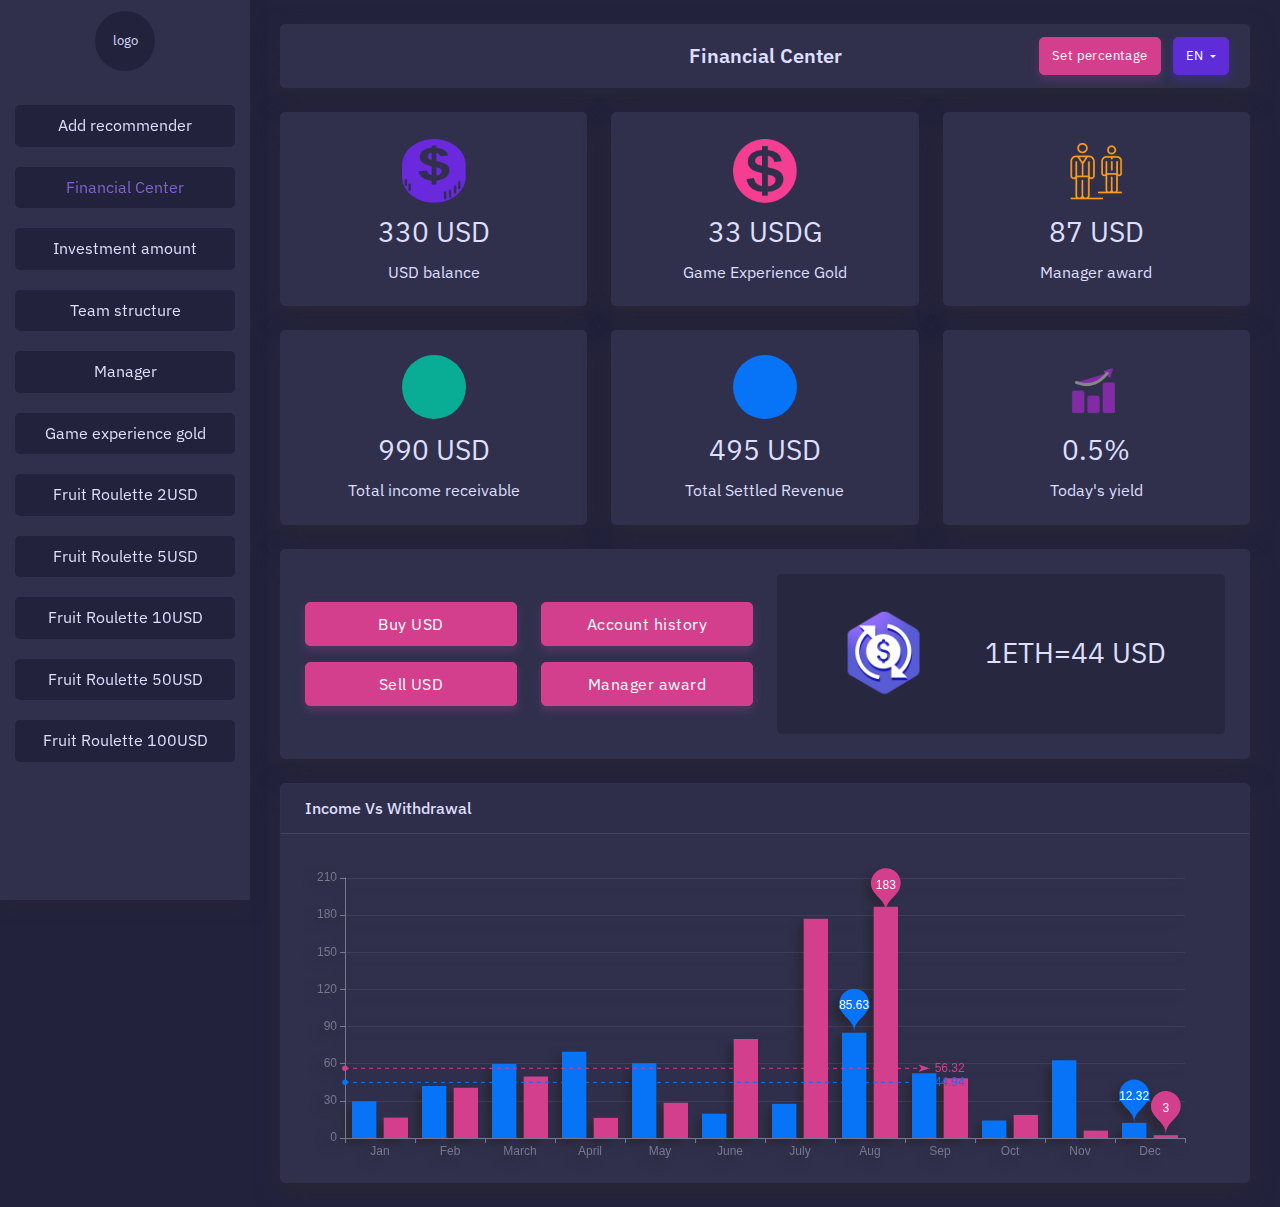
<file: Pages/index.html>
<!doctype html>
<html lang="en" dir="ltr">
	<head>

		<!-- META DATA -->
		<meta charset="UTF-8">
		<meta name='viewport' content='width=device-width, initial-scale=1.0, user-scalable=0'>
		<meta http-equiv="X-UA-Compatible" content="IE=edge">
		<meta name="description" content="Volgh –  Bootstrap 4 Responsive Application Admin panel Theme Ui Kit & Premium Dashboard Design Modern Flat HTML Template">
		<meta name="author" content="Spruko Technologies Private Limited">
		<meta name="keywords" content="analytics dashboard, bootstrap 4 web app admin template, bootstrap admin panel, bootstrap admin template, bootstrap dashboard, bootstrap panel, Application dashboard design, dashboard design template, dashboard jquery clean html, dashboard template theme, dashboard responsive ui, html admin backend template ui kit, html flat dashboard template, it admin dashboard ui, premium modern html template">

		<!-- FAVICON -->
		<link rel="shortcut icon" type="image/x-icon" href="../assets/images/brand/favicon.ico" />

		<!-- TITLE -->
		<title>Volgh –  Bootstrap 4 Responsive Application Admin panel Theme Ui Kit & Premium Dashboard Design Modern Flat HTML Template</title>

		<!-- BOOTSTRAP CSS -->
		<link href="../assets/plugins/bootstrap/css/bootstrap.min.css" rel="stylesheet" />

		<!-- STYLE CSS -->
		<link href="../assets/css/style.css" rel="stylesheet"/>
		<link href="../assets/css/skin-modes.css" rel="stylesheet"/>
		<link href="../assets/css-dark/dark-style.css" rel="stylesheet"/>

		<!-- SIDE-MENU CSS -->
		<link href="../assets/plugins/sidemenu/sidemenu.css" rel="stylesheet">

		<!-- SINGLE-PAGE CSS -->
		<link href="../assets/plugins/single-page/css/main.css" rel="stylesheet" type="text/css">

		<!--C3 CHARTS CSS -->
		<link href="../assets/plugins/charts-c3/c3-chart.css" rel="stylesheet"/>

		<!-- CUSTOM SCROLL BAR CSS-->
		<link href="../assets/plugins/scroll-bar/jquery.mCustomScrollbar.css" rel="stylesheet"/>

		<!--- FONT-ICONS CSS -->
		<link href="../assets/css/icons.css" rel="stylesheet"/>

		<!-- SIDEBAR CSS -->
		<link href="../assets/plugins/sidebar/sidebar.css" rel="stylesheet">

		<!-- COLOR SKIN CSS -->
		<link id="theme" rel="stylesheet" type="text/css" media="all" href="../assets/colors/color1.css" />

		<!-- CUSTOM -->
		<link href="../assets/css/custom.css" rel="stylesheet">
	</head>

	<body class="dark-mode app sidebar-mini">

		<!-- GLOBAL-LOADER -->
	<!--	<div id="global-loader">
			<img src="../assets/images/loader.svg" class="loader-img" alt="Loader">
		</div>-->
		<!-- /GLOBAL-LOADER -->

		<!-- PAGE -->
		<div class="page">
			<div class="page-main">

				<!--APP-SIDEBAR-->
				<div class="app-sidebar__overlay" data-toggle="sidebar"></div>
				<aside class="app-sidebar">
					<div class="side-header justify-content-center">
						<a class="header-brand1" href="index.html">
							logo
						</a><!-- LOGO -->
					</div>
					<ul class="side-menu">
						<li>
							<a class="side-menu__item" href="start.html">
								<span class="side-menu__label">Add recommender</span>
							</a>
						</li>
						<li>
							<a class="side-menu__item" href="index.html">
								<span class="side-menu__label">Financial Center</span>
							</a>
						</li>
						<li>
							<a class="side-menu__item" href="investment.html">
								<span class="side-menu__label">Investment amount</span>
							</a>
						</li>
						<li>
							<a class="side-menu__item" href="team-structure.html">
								<span class="side-menu__label">Team structure</span>
							</a>
						</li>
						<li>
							<a class="side-menu__item" href="manager.html">
								<span class="side-menu__label">Manager</span>
							</a>
						</li>
						<li>
							<a class="side-menu__item" href="experience.html">
								<span class="side-menu__label">Game experience gold</span>
							</a>
						</li>
						<li>
							<a class="side-menu__item" href="roulette-2usd.html">
								<span class="side-menu__label">Fruit Roulette 2USD</span>
							</a>
						</li>
						<li>
							<a class="side-menu__item" href="roulette-5usd.html">
								<span class="side-menu__label">Fruit Roulette 5USD</span>
							</a>
						</li>
						<li>
							<a class="side-menu__item" href="roulette-10usd.html">
								<span class="side-menu__label">Fruit Roulette 10USD</span>
							</a>
						</li>
						<li>
							<a class="side-menu__item" href="roulette-50usd.html">
								<span class="side-menu__label">Fruit Roulette 50USD</span>
							</a>
						</li>
						<li>
							<a class="side-menu__item" href="roulette-100usd.html">
								<span class="side-menu__label">Fruit Roulette 100USD</span>
							</a>
						</li>
					</ul>
				</aside>
				<!--/APP-SIDEBAR-->

				<!-- Mobile Header -->
				<div class="mobile-header">
					<div class="container-fluid">
						<div class="d-flex align-items-center">
							<a aria-label="Hide Sidebar" class="app-sidebar__toggle mt-0" data-toggle="sidebar" href="#"></a><!-- sidebar-toggle-->
							<a class="header-brand d-flex align-items-center" href="index.html">
								logo
							</a>
							<div class="d-flex align-items-center ml-auto">
								<button type="button" class="btn btn-secondary mr-3">
									Set %
								</button>
								<div class="language-menu">
									<button type="button" class="btn btn-primary dropdown-toggle d-flex align-items-center" data-toggle="dropdown">
										<span class="mr-2">EN</span><span class="caret"></span>
									</button>
									<ul class="dropdown-menu" role="menu">
										<li><a href="#">CH</a></li>
										<li><a href="#">DE</a></li>
										<li><a href="#">RU</a></li>
										<li><a href="#">IT</a></li>
									</ul>
								</div>
							</div>
						</div>
					</div>
				</div>
				<!-- /Mobile Header -->

                <!--app-content open-->
				<div class="app-content">
					<div class="side-app">

						<!-- PAGE-HEADER -->
						<div class="page-header">
							<h1 class="page-title">Financial Center</h1>
							<div class="page-header__controls d-none d-md-flex align-items-center">
								<button type="button" class="btn btn-secondary mr-3">
									Set percentage
								</button>

								<div class="language-menu">
									<button type="button" class="btn btn-primary dropdown-toggle" data-toggle="dropdown">
										EN <span class="caret"></span>
									</button>
									<ul class="dropdown-menu" role="menu">
										<li><a href="#">CH</a></li>
										<li><a href="#">DE</a></li>
										<li><a href="#">RU</a></li>
										<li><a href="#">IT</a></li>
									</ul>
								</div>
							</div>
						</div>
						<!-- PAGE-HEADER END -->

						<!-- ROW-1 OPEN -->
						<div class="row">
							<div class="col-12 col-sm-6 col-lg-6 col-xl-4">
								<div class="card">
									<div class="card-body text-center">
										<div class="counter-status">
											<div class="counter-icon mx-auto">
												<img src="../assets/images/icons/icon-1.png" alt="img">
											</div>
											<h2 class="my-4"><span class="counter">1000</span> USD</h2>
											<h5 class="mb-0">USD balance</h5>
										</div>
									</div>
								</div>
							</div><!-- COL END -->
							<div class="col-12 col-sm-6 col-lg-6 col-xl-4">
								<div class="card">
									<div class="card-body text-center">
										<div class="counter-status">
											<div class="counter-icon mx-auto">
												<img src="../assets/images/icons/icon-2.png" alt="img">
											</div>
											<h2 class="my-4"><span class="counter">100</span> USDG</h2>
											<h5 class="mb-0">Game Experience Gold</h5>
										</div>
									</div>
								</div>
							</div><!-- COL END -->
							<div class="col-12 col-sm-6 col-lg-6 col-xl-4">
								<div class="card">
									<div class="card-body text-center">
										<div class="counter-status">
											<div class="counter-icon mx-auto">
												<img src="../assets/images/icons/icon-3.png" alt="img">
											</div>
											<h2 class="my-4"><span class="counter">265</span> USD</h2>
											<h5 class="mb-0">Manager award</h5>
										</div>
									</div>
								</div>
							</div><!-- COL END -->
							<div class="col-12 col-sm-6 col-lg-6 col-xl-4">
								<div class="card">
									<div class="card-body text-center">
										<div class="counter-status">
											<div class="counter-icon bg-success mx-auto"></div>
											<h2 class="my-4"><span class="counter">3000</span> USD</h2>
											<h5 class="mb-0">Total income receivable</h5>
										</div>
									</div>
								</div>
							</div><!-- COL END -->
							<div class="col-12 col-sm-6 col-lg-6 col-xl-4">
								<div class="card">
									<div class="card-body text-center">
										<div class="counter-status">
											<div class="counter-icon bg-info mx-auto"></div>
											<h2 class="my-4"><span class="counter">1500</span> USD</h2>
											<h5 class="mb-0">Total Settled Revenue</h5>
										</div>
									</div>
								</div>
							</div><!-- COL END -->
							<div class="col-12 col-sm-6 col-lg-6 col-xl-4">
								<div class="card">
									<div class="card-body text-center">
										<div class="counter-status">
											<div class="counter-icon mx-auto">
												<img src="../assets/images/icons/icon-6.png" alt="img">
											</div>
											<h2 class="my-4"><span class="counter">1.4</span>%</h2>
											<h5 class="mb-0">Today's yield</h5>
										</div>
									</div>
								</div>
							</div><!-- COL END -->
						</div>
						<!-- ROW-1 CLOSED -->

						<!-- ROW-2 OPEN -->
						<div class="row">
							<div class="col-12">
								<div class="card">
									<div class="card-body text-center">
										<div class="row align-items-center">
											<div class="col-12 col-xl-6 mb-5 mb-xl-0">
												<div class="row">
													<div class="col-12 col-sm-6 mb-4 mb-sm-0">
														<button type="button" class="btn btn-secondary btn-lg btn-block mb-4" data-toggle="modal" data-target="#buyModal">Buy USD</button>
														<button type="button" class="btn btn-secondary btn-lg btn-block" data-toggle="modal" data-target="#sellModal">Sell USD</button>
													</div><!-- COL END -->
													<div class="col-12 col-sm-6">
														<button type="button" class="btn btn-secondary btn-lg btn-block mb-4" data-toggle="modal" data-target="#historyModal">Account history</button>
														<button type="button" class="btn btn-secondary btn-lg btn-block" data-toggle="modal" data-target="#awardModal">Manager award</button>
													</div><!-- COL END -->
												</div>
											</div><!-- COL END -->
											<div class="col-12 col-xl-6">
												<div class="jumbotron mb-0">
													<div class="counter-status d-sm-flex align-items-center justify-content-around">
														<div class="counter-icon theme-icon mb-4 mx-auto m-sm-0">
															<img src="../assets/images/icons/icon-7.png" alt="img">
														</div>
														<h2 class="mb-0">1ETH=<span class="counter">132</span> USD</h2>
													</div>
												</div>
											</div><!-- COL END -->
										</div>
									</div>
								</div>
							</div><!-- COL END -->

						</div>
						<!-- ROW-2 CLOSED -->

						<!-- ROW-3 OPEN -->
						<div class="col-12">
							<div class="row">
								<div class="card">
									<div class="card-header">
										<h3 class="card-title">Income Vs Withdrawal</h3>
									</div>
									<div class="card-body ">
										<div id="finance-chart" class="overflow-hidden h-300 chart-dropshadow"></div>
									</div>
								</div>
							</div>
						</div>
						<!-- ROW-3 CLOSED -->

					</div>
					<!-- CONTAINER CLOSED -->
				</div>
			</div>


		</div>

		<!-- BUY MODAL -->
		<div class="modal fade" id="buyModal" tabindex="-1" role="dialog"  aria-hidden="true">
			<div class="modal-dialog modal-sm modal-dialog-centered" role="document">
				<div class="modal-content">
					<div class="modal-header">
						<h5 class="modal-title">UP BALANCE</h5>
						<button type="button" class="close" data-dismiss="modal" aria-label="Close">
							<span aria-hidden="true">&times;</span>
						</button>
					</div>
					<div class="modal-body">
						<form>
							<div class="form-group">
								<h6>Price</h6>
								<div class="panel panel_default">1 ETH = 132 $</div>
							</div>
							<div class="form-group">
								<label for="buy-input" class="form-control-label">Amount ETH:</label>
								<div class="d-flex align-items-center justify-content-between set-amount">
									<button type="button" class="btn btn-primary btn-less">-</button>
									<input type="text" class="form-control mx-3 text-center amount-input" id="buy-input" value="1">
									<button type="button" class="btn btn-primary btn-more">+</button>
								</div>
							</div>
							<div class="form-group text-center">
								<button type="submit" class="btn btn-secondary">UP TO 132 $</button>
							</div>
						</form>
					</div>
					<div class="modal-footer">
						<div class="w-100 text-center">Balance: <span class="">0.3565 ETH</span></div>
					</div>
				</div>
			</div>
		</div>
		<!-- BUY MODAL CLOSED -->

		<!-- SELL MODAL -->
		<div class="modal fade" id="sellModal" tabindex="-1" role="dialog"  aria-hidden="true">
			<div class="modal-dialog modal-sm modal-dialog-centered" role="document">
				<div class="modal-content">
					<div class="modal-header">
						<h5 class="modal-title">SELL USD</h5>
						<button type="button" class="close" data-dismiss="modal" aria-label="Close">
							<span aria-hidden="true">&times;</span>
						</button>
					</div>
					<div class="modal-body">
						<form>
							<div class="form-group">
								<h6>Price</h6>
								<div class="panel panel_default">1 ETH = 132 $</div>
							</div>
							<div class="form-group">
								<label for="sell-input" class="form-control-label">Amount ETH:</label>
								<div class="d-flex align-items-center justify-content-between set-amount">
									<button id="btn-less" type="button" class="btn btn-primary btn-less">-</button>
									<input type="text" class="form-control mx-3 text-center amount-input" id="sell-input" value="1">
									<button type="button" class="btn btn-primary btn-more">+</button>
								</div>
							</div>
							<div class="form-group text-center">
								<button type="submit" class="btn btn-secondary">SELL 132 $</button>
							</div>
						</form>
					</div>
					<div class="modal-footer">
						<div class="w-100 text-center">Balance: <span class="">0.3565 ETH</span></div>
					</div>
				</div>
			</div>
		</div>
		<!-- SELL MODAL CLOSED -->

		<!-- HISTORY MODAL -->
		<div class="modal fade" id="historyModal" tabindex="-1" role="dialog"  aria-hidden="true">
			<div class="modal-dialog modal-sm modal-dialog-centered" role="document">
				<div class="modal-content">
					<div class="modal-header">
						<h5 class="modal-title">PAYMENTS HISTORY</h5>
						<button type="button" class="close" data-dismiss="modal" aria-label="Close">
							<span aria-hidden="true">&times;</span>
						</button>
					</div>
					<div class="modal-body">
						<table class="table table-dark table-hover">
							<tbody>
							<tr>
								<td>2020/2/6 9:45:03</td>
								<td>Deposit</td>
								<td>2</td>
							</tr>
							<tr>
								<td>2020/2/6 10:24:53</td>
								<td>Ref. bonus</td>
								<td>4</td>
							</tr>
							<tr>
								<td>2020/2/6 9:45:03</td>
								<td>Withdraw</td>
								<td>10</td>
							</tr>
							<tr>
								<td>2020/2/6 10:24:53</td>
								<td>Ref. bonus</td>
								<td>4</td>
							</tr>
							<tr>
								<td>2020/2/6 9:45:03</td>
								<td>Deposit</td>
								<td>2</td>
							</tr>
							<tr>
								<td>2020/2/6 10:24:53</td>
								<td>Ref. bonus</td>
								<td>4</td>
							</tr>
							<tr>
								<td>2020/2/6 9:45:03</td>
								<td>Withdraw</td>
								<td>10</td>
							</tr>
							<tr>
								<td>2020/2/6 10:24:53</td>
								<td>Ref. bonus</td>
								<td>4</td>
							</tr>
							<tr>
								<td>2020/2/6 9:45:03</td>
								<td>Deposit</td>
								<td>2</td>
							</tr>
							</tbody>
						</table>
					</div>
				</div>
			</div>
		</div>
		<!-- HISTORY MODAL CLOSED -->

		<!-- AWARD MODAL -->
		<div class="modal fade" id="awardModal" tabindex="-1" role="dialog"  aria-hidden="true">
			<div class="modal-dialog modal-sm modal-dialog-centered" role="document">
				<div class="modal-content">
					<div class="modal-header">
						<h5 class="modal-title">PAYMENTS HISTORY</h5>
						<button type="button" class="close" data-dismiss="modal" aria-label="Close">
							<span aria-hidden="true">&times;</span>
						</button>
					</div>
					<div class="modal-body">
						<table class="table table-dark table-hover">
							<tbody>
							<tr>
								<td>2020/2/6 9:45:03</td>
								<td>Deposit</td>
								<td>2</td>
							</tr>
							<tr>
								<td>2020/2/6 10:24:53</td>
								<td>Ref. bonus</td>
								<td>4</td>
							</tr>
							<tr>
								<td>2020/2/6 9:45:03</td>
								<td>Withdraw</td>
								<td>10</td>
							</tr>
							<tr>
								<td>2020/2/6 10:24:53</td>
								<td>Ref. bonus</td>
								<td>4</td>
							</tr>
							<tr>
								<td>2020/2/6 9:45:03</td>
								<td>Deposit</td>
								<td>2</td>
							</tr>
							<tr>
								<td>2020/2/6 10:24:53</td>
								<td>Ref. bonus</td>
								<td>4</td>
							</tr>
							<tr>
								<td>2020/2/6 9:45:03</td>
								<td>Withdraw</td>
								<td>10</td>
							</tr>
							<tr>
								<td>2020/2/6 10:24:53</td>
								<td>Ref. bonus</td>
								<td>4</td>
							</tr>
							<tr>
								<td>2020/2/6 9:45:03</td>
								<td>Deposit</td>
								<td>2</td>
							</tr>
							</tbody>
						</table>
					</div>
				</div>
			</div>
		</div>
		<!-- AWARD MODAL CLOSED -->

		<!-- BACK-TO-TOP -->
		<a href="#top" id="back-to-top"><i class="fa fa-angle-up"></i></a>

		<!-- JQUERY JS -->
		<script src="../assets/js/jquery-3.4.1.min.js"></script>

		<!-- BOOTSTRAP JS -->
		<script src="../assets/plugins/bootstrap/js/bootstrap.bundle.min.js"></script>
		<script src="../assets/plugins/bootstrap/js/popper.min.js"></script>

		<!-- SPARKLINE JS-->
<!--		<script src="../assets/js/jquery.sparkline.min.js"></script>-->

		<!-- CHART-CIRCLE JS-->
<!--		<script src="../assets/js/circle-progress.min.js"></script>-->

		<!-- RATING STAR JS-->
<!--		<script src="../assets/plugins/rating/jquery.rating-stars.js"></script>-->

		<!-- INPUT MASK JS-->
		<script src="../assets/plugins/input-mask/jquery.mask.min.js"></script>



		<!-- COUNTERS JS-->
		<script src="../assets/plugins/counters/counterup.min.js"></script>
		<script src="../assets/plugins/counters/waypoints.min.js"></script>
		<script src="../assets/plugins/counters/counters-1.js"></script>

		<!-- SIDE-MENU JS -->
		<script src="../assets/plugins/sidemenu/sidemenu.js"></script>

		<!-- CUSTOM SCROLL BAR JS-->
		<script src="../assets/plugins/scroll-bar/jquery.mCustomScrollbar.concat.min.js"></script>

		<!-- SIDEBAR JS -->
<!--		<script src="../assets/plugins/sidebar/sidebar.js"></script>-->

		<!-- ECharts JS -->
		<script src="../assets/plugins/echarts/echarts.js"></script>


		<!-- CUSTOM JS-->
		<script src="../assets/js/custom.js"></script>

	</body>
</html>
</file>
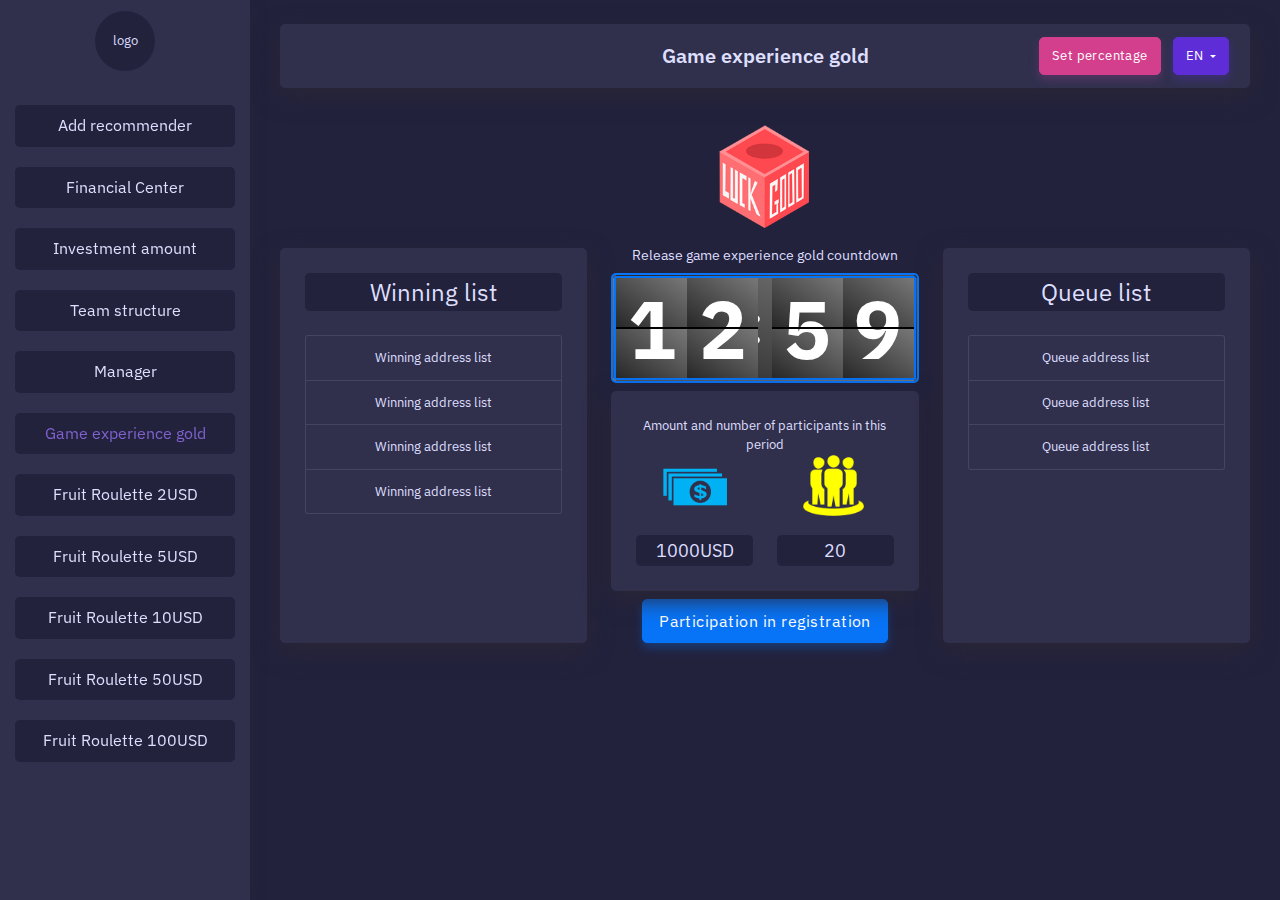
<file: Pages/experience.html>
<!doctype html>
<html lang="en" dir="ltr">
<head>

    <!-- META DATA -->
    <meta charset="UTF-8">
    <meta name='viewport' content='width=device-width, initial-scale=1.0, user-scalable=0'>
    <meta http-equiv="X-UA-Compatible" content="IE=edge">
    <meta name="description" content="Volgh –  Bootstrap 4 Responsive Application Admin panel Theme Ui Kit & Premium Dashboard Design Modern Flat HTML Template">
    <meta name="author" content="Spruko Technologies Private Limited">
    <meta name="keywords" content="analytics dashboard, bootstrap 4 web app admin template, bootstrap admin panel, bootstrap admin template, bootstrap dashboard, bootstrap panel, Application dashboard design, dashboard design template, dashboard jquery clean html, dashboard template theme, dashboard responsive ui, html admin backend template ui kit, html flat dashboard template, it admin dashboard ui, premium modern html template">

    <!-- FAVICON -->
    <link rel="shortcut icon" type="image/x-icon" href="../assets/images/brand/favicon.ico" />

    <!-- TITLE -->
    <title>Volgh –  Bootstrap 4 Responsive Application Admin panel Theme Ui Kit & Premium Dashboard Design Modern Flat HTML Template</title>

    <!-- BOOTSTRAP CSS -->
    <link href="../assets/plugins/bootstrap/css/bootstrap.min.css" rel="stylesheet" />

    <!-- STYLE CSS -->
    <link href="../assets/css/style.css" rel="stylesheet"/>
    <link href="../assets/css/skin-modes.css" rel="stylesheet"/>
    <link href="../assets/css-dark/dark-style.css" rel="stylesheet"/>

    <!-- SIDE-MENU CSS -->
    <link href="../assets/plugins/sidemenu/sidemenu.css" rel="stylesheet">

    <!-- SINGLE-PAGE CSS -->
    <link href="../assets/plugins/single-page/css/main.css" rel="stylesheet" type="text/css">

    <!--C3 CHARTS CSS -->
    <link href="../assets/plugins/charts-c3/c3-chart.css" rel="stylesheet"/>

    <!-- CUSTOM SCROLL BAR CSS-->
    <link href="../assets/plugins/scroll-bar/jquery.mCustomScrollbar.css" rel="stylesheet"/>

    <!--- FONT-ICONS CSS -->
    <link href="../assets/css/icons.css" rel="stylesheet"/>

    <!-- SIDEBAR CSS -->
    <link href="../assets/plugins/sidebar/sidebar.css" rel="stylesheet">

    <!-- COLOR SKIN CSS -->
    <link id="theme" rel="stylesheet" type="text/css" media="all" href="../assets/colors/color1.css" />

    <!-- CUSTOM -->
    <link href="../assets/css/custom.css" rel="stylesheet">
</head>

<body class="dark-mode app sidebar-mini">

<!-- GLOBAL-LOADER -->
<!--<div id="global-loader">
    <img src="../assets/images/loader.svg" class="loader-img" alt="Loader">
</div>-->
<!-- /GLOBAL-LOADER -->

<!-- PAGE -->
<div class="page">
    <div class="page-main">

        <!--APP-SIDEBAR-->
        <div class="app-sidebar__overlay" data-toggle="sidebar"></div>
        <aside class="app-sidebar">
            <div class="side-header justify-content-center">
                <a class="header-brand1" href="index.html">
                    logo
                </a><!-- LOGO -->
            </div>
            <ul class="side-menu">
                <li>
                    <a class="side-menu__item" href="start.html">
                        <span class="side-menu__label">Add recommender</span>
                    </a>
                </li>
                <li>
                    <a class="side-menu__item" href="index.html">
                        <span class="side-menu__label">Financial Center</span>
                    </a>
                </li>
                <li>
                    <a class="side-menu__item" href="investment.html">
                        <span class="side-menu__label">Investment amount</span>
                    </a>
                </li>
                <li>
                    <a class="side-menu__item" href="team-structure.html">
                        <span class="side-menu__label">Team structure</span>
                    </a>
                </li>
                <li>
                    <a class="side-menu__item" href="manager.html">
                        <span class="side-menu__label">Manager</span>
                    </a>
                </li>
                <li>
                    <a class="side-menu__item" href="experience.html">
                        <span class="side-menu__label">Game experience gold</span>
                    </a>
                </li>
                <li>
                    <a class="side-menu__item" href="roulette-2usd.html">
                        <span class="side-menu__label">Fruit Roulette 2USD</span>
                    </a>
                </li>
                <li>
                    <a class="side-menu__item" href="roulette-5usd.html">
                        <span class="side-menu__label">Fruit Roulette 5USD</span>
                    </a>
                </li>
                <li>
                    <a class="side-menu__item" href="roulette-10usd.html">
                        <span class="side-menu__label">Fruit Roulette 10USD</span>
                    </a>
                </li>
                <li>
                    <a class="side-menu__item" href="roulette-50usd.html">
                        <span class="side-menu__label">Fruit Roulette 50USD</span>
                    </a>
                </li>
                <li>
                    <a class="side-menu__item" href="roulette-100usd.html">
                        <span class="side-menu__label">Fruit Roulette 100USD</span>
                    </a>
                </li>
            </ul>
        </aside>
        <!--/APP-SIDEBAR-->

        <!-- Mobile Header -->
        <div class="mobile-header">
            <div class="container-fluid">
                <div class="d-flex align-items-center">
                    <a aria-label="Hide Sidebar" class="app-sidebar__toggle mt-0" data-toggle="sidebar" href="#"></a><!-- sidebar-toggle-->
                    <a class="header-brand d-flex align-items-center" href="index.html">
                        logo
                    </a>
                    <div class="d-flex align-items-center ml-auto">
                        <button type="button" class="btn btn-secondary mr-3">
                            Set %
                        </button>
                        <div class="language-menu">
                            <button type="button" class="btn btn-primary dropdown-toggle d-flex align-items-center" data-toggle="dropdown">
                                <span class="mr-2">EN</span><span class="caret"></span>
                            </button>
                            <ul class="dropdown-menu" role="menu">
                                <li><a href="#">CH</a></li>
                                <li><a href="#">DE</a></li>
                                <li><a href="#">RU</a></li>
                                <li><a href="#">IT</a></li>
                            </ul>
                        </div>
                    </div>
                </div>
            </div>
        </div>
        <!-- /Mobile Header -->

        <!--app-content open-->
        <div class="app-content">
            <div class="side-app">

                <!-- PAGE-HEADER -->
                <div class="page-header">
                    <h1 class="page-title">Game experience gold</h1>
                    <div class="page-header__controls d-none d-md-flex align-items-center">
                        <button type="button" class="btn btn-secondary mr-3">
                            Set percentage
                        </button>

                        <div class="language-menu">
                            <button type="button" class="btn btn-primary dropdown-toggle" data-toggle="dropdown">
                                EN <span class="caret"></span>
                            </button>
                            <ul class="dropdown-menu" role="menu">
                                <li><a href="#">CH</a></li>
                                <li><a href="#">DE</a></li>
                                <li><a href="#">RU</a></li>
                                <li><a href="#">IT</a></li>
                            </ul>
                        </div>
                    </div>
                </div>
                <!-- PAGE-HEADER END -->

                <div class="d-flex justify-content-center mb-2">
                    <div class="theme-icon theme-icon_large">
                        <img src="../assets/images/icons/icon-10.png" alt="img">
                    </div>
                </div>

                <!-- ROW-1 OPEN -->
                <div class="row">
                    <div class="col-12 col-sm-6 col-xl-4 d-flex order-1">
                        <div class="card">
                            <div class="card-body text-center">
                                <div class="panel panel_default mb-5">
                                    <h3 class="mb-0">Winning list</h3>
                                </div>
                                <ul class="list-group">
                                    <li class="list-group-item">Winning address list</li>
                                    <li class="list-group-item">Winning address list</li>
                                    <li class="list-group-item">Winning address list</li>
                                    <li class="list-group-item">Winning address list</li>
                                </ul>
                            </div>
                        </div>
                    </div><!-- COL END -->

                    <div class="col-12 col-xl-4 order-0 order-xl-2 text-center mb-5">
                        <h6>Release game experience gold countdown</h6>
                        <div class="theme-counter">
                            <ul class="flip-clock-container flip-example">
                                <li class="flip-item-seconds">59</li>
                                <li class="flip-item-minutes">12</li>
                            </ul>
                        </div>
                        <div class="card my-2">
                            <div class="card-body text-center">
                                <div>Amount and number of participants in this period</div>
                                <div class="row">
                                    <div class="col-6">
                                        <div class="theme-icon theme-icon_small mx-auto mb-4">
                                            <img src="../assets/images/icons/icon-11.png" alt="img">
                                        </div>
                                        <div class="panel panel_default">
                                            <div class="h4 mb-0">1000USD</div>
                                        </div>
                                    </div>
                                    <div class="col-6">
                                        <div class="theme-icon theme-icon_small mx-auto mb-4">
                                            <img src="../assets/images/icons/icon-12.png" alt="img">
                                        </div>
                                        <div class="panel panel_default">
                                            <div class="h4 mb-0">20</div>
                                        </div>
                                    </div>
                                </div>
                            </div>
                        </div>
                        <button type="button" class="btn btn-info btn-lg">Participation in registration</button>
                    </div><!-- COL END -->

                    <div class="col-12 col-sm-6 col-xl-4 d-flex order-3">
                        <div class="card">
                            <div class="card-body text-center">
                                <div class="panel panel_default mb-5">
                                    <h3 class="mb-0">Queue list</h3>
                                </div>
                                <ul class="list-group">
                                    <li class="list-group-item">Queue address list</li>
                                    <li class="list-group-item">Queue address list</li>
                                    <li class="list-group-item">Queue address list</li>
                                </ul>
                            </div>
                        </div>
                    </div><!-- COL END -->

                </div>
                <!-- ROW-1 CLOSED -->

            </div>
            <!-- CONTAINER CLOSED -->
        </div>
    </div>


</div>

<!-- BACK-TO-TOP -->
<a href="#top" id="back-to-top"><i class="fa fa-angle-up"></i></a>

<!-- JQUERY JS -->
<script src="../assets/js/jquery-3.4.1.min.js"></script>

<!-- BOOTSTRAP JS -->
<script src="../assets/plugins/bootstrap/js/bootstrap.bundle.min.js"></script>
<script src="../assets/plugins/bootstrap/js/popper.min.js"></script>

<!-- SPARKLINE JS-->
<!--		<script src="../assets/js/jquery.sparkline.min.js"></script>-->

<!-- CHART-CIRCLE JS-->
<!--		<script src="../assets/js/circle-progress.min.js"></script>-->

<!-- RATING STAR JS-->
<!--		<script src="../assets/plugins/rating/jquery.rating-stars.js"></script>-->

<!-- INPUT MASK JS-->
<script src="../assets/plugins/input-mask/jquery.mask.min.js"></script>

<!-- SIDE-MENU JS -->
<script src="../assets/plugins/sidemenu/sidemenu.js"></script>

<!-- CUSTOM SCROLL BAR JS-->
<script src="../assets/plugins/scroll-bar/jquery.mCustomScrollbar.concat.min.js"></script>

<!-- SIDEBAR JS -->
<!--		<script src="../assets/plugins/sidebar/sidebar.js"></script>-->

<!-- FLIP CLOCK JS-->
<script src="../assets/js/flip-clock.js"></script>

<!-- CUSTOM JS-->
<script src="../assets/js/custom.js"></script>

</body>
</html>
</file>
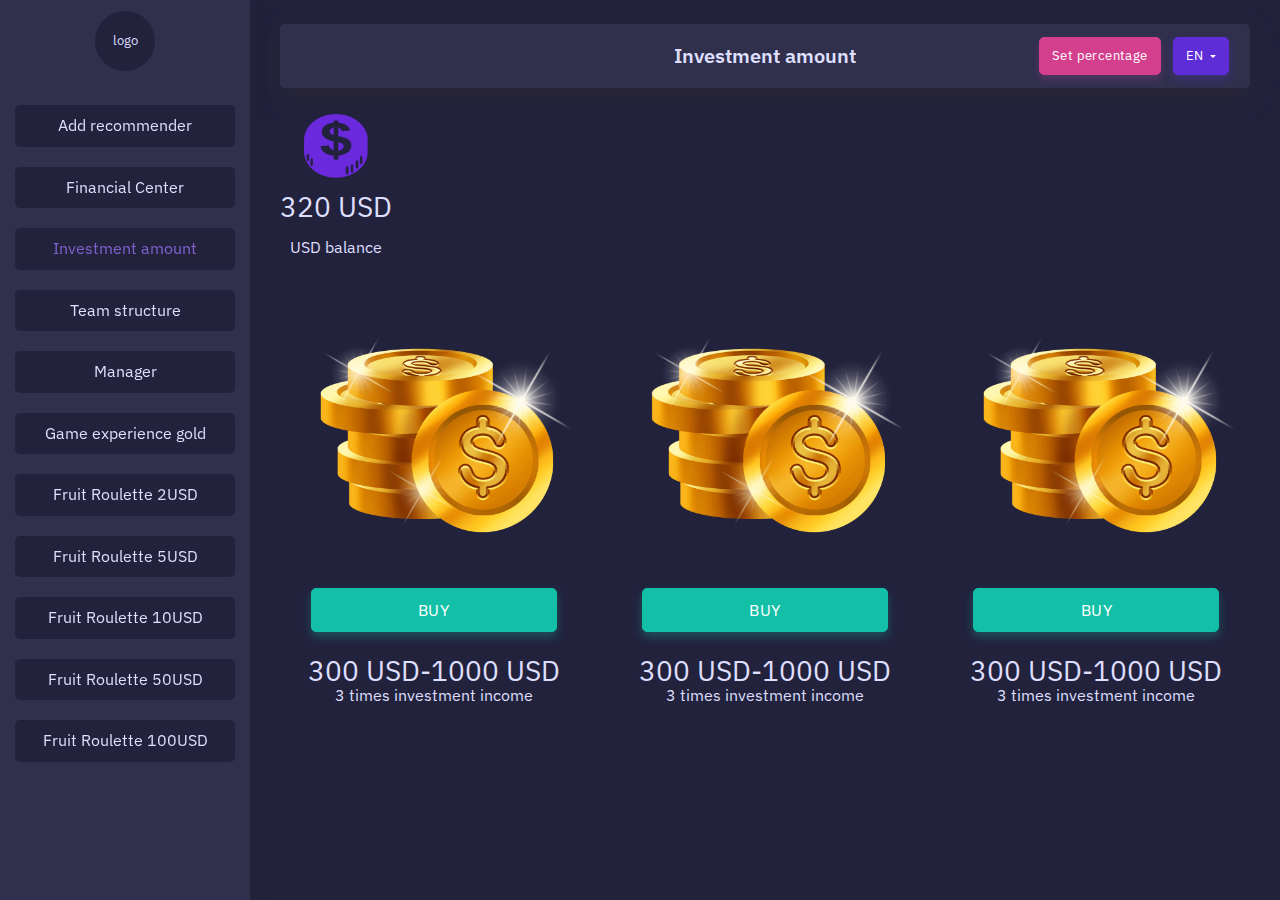
<file: Pages/investment.html>
<!doctype html>
<html lang="en" dir="ltr">
<head>

    <!-- META DATA -->
    <meta charset="UTF-8">
    <meta name='viewport' content='width=device-width, initial-scale=1.0, user-scalable=0'>
    <meta http-equiv="X-UA-Compatible" content="IE=edge">
    <meta name="description" content="Volgh –  Bootstrap 4 Responsive Application Admin panel Theme Ui Kit & Premium Dashboard Design Modern Flat HTML Template">
    <meta name="author" content="Spruko Technologies Private Limited">
    <meta name="keywords" content="analytics dashboard, bootstrap 4 web app admin template, bootstrap admin panel, bootstrap admin template, bootstrap dashboard, bootstrap panel, Application dashboard design, dashboard design template, dashboard jquery clean html, dashboard template theme, dashboard responsive ui, html admin backend template ui kit, html flat dashboard template, it admin dashboard ui, premium modern html template">

    <!-- FAVICON -->
    <link rel="shortcut icon" type="image/x-icon" href="../assets/images/brand/favicon.ico" />

    <!-- TITLE -->
    <title>Volgh –  Bootstrap 4 Responsive Application Admin panel Theme Ui Kit & Premium Dashboard Design Modern Flat HTML Template</title>

    <!-- BOOTSTRAP CSS -->
    <link href="../assets/plugins/bootstrap/css/bootstrap.min.css" rel="stylesheet" />

    <!-- STYLE CSS -->
    <link href="../assets/css/style.css" rel="stylesheet"/>
    <link href="../assets/css/skin-modes.css" rel="stylesheet"/>
    <link href="../assets/css-dark/dark-style.css" rel="stylesheet"/>

    <!-- SIDE-MENU CSS -->
    <link href="../assets/plugins/sidemenu/sidemenu.css" rel="stylesheet">

    <!-- SINGLE-PAGE CSS -->
    <link href="../assets/plugins/single-page/css/main.css" rel="stylesheet" type="text/css">

    <!--C3 CHARTS CSS -->
    <link href="../assets/plugins/charts-c3/c3-chart.css" rel="stylesheet"/>

    <!-- CUSTOM SCROLL BAR CSS-->
    <link href="../assets/plugins/scroll-bar/jquery.mCustomScrollbar.css" rel="stylesheet"/>

    <!--- FONT-ICONS CSS -->
    <link href="../assets/css/icons.css" rel="stylesheet"/>

    <!-- SIDEBAR CSS -->
    <link href="../assets/plugins/sidebar/sidebar.css" rel="stylesheet">

    <!-- COLOR SKIN CSS -->
    <link id="theme" rel="stylesheet" type="text/css" media="all" href="../assets/colors/color1.css" />

    <!-- CUSTOM -->
    <link href="../assets/css/custom.css" rel="stylesheet">
</head>

<body class="dark-mode app sidebar-mini">

<!-- GLOBAL-LOADER -->
<!--<div id="global-loader">
    <img src="../assets/images/loader.svg" class="loader-img" alt="Loader">
</div>-->
<!-- /GLOBAL-LOADER -->

<!-- PAGE -->
<div class="page">
    <div class="page-main">

        <!--APP-SIDEBAR-->
        <div class="app-sidebar__overlay" data-toggle="sidebar"></div>
        <aside class="app-sidebar">
            <div class="side-header justify-content-center">
                <a class="header-brand1" href="index.html">
                    logo
                </a><!-- LOGO -->
            </div>
            <ul class="side-menu">
                <li>
                    <a class="side-menu__item" href="start.html">
                        <span class="side-menu__label">Add recommender</span>
                    </a>
                </li>
                <li>
                    <a class="side-menu__item" href="index.html">
                        <span class="side-menu__label">Financial Center</span>
                    </a>
                </li>
                <li>
                    <a class="side-menu__item" href="investment.html">
                        <span class="side-menu__label">Investment amount</span>
                    </a>
                </li>
                <li>
                    <a class="side-menu__item" href="team-structure.html">
                        <span class="side-menu__label">Team structure</span>
                    </a>
                </li>
                <li>
                    <a class="side-menu__item" href="manager.html">
                        <span class="side-menu__label">Manager</span>
                    </a>
                </li>
                <li>
                    <a class="side-menu__item" href="experience.html">
                        <span class="side-menu__label">Game experience gold</span>
                    </a>
                </li>
                <li>
                    <a class="side-menu__item" href="roulette-2usd.html">
                        <span class="side-menu__label">Fruit Roulette 2USD</span>
                    </a>
                </li>
                <li>
                    <a class="side-menu__item" href="roulette-5usd.html">
                        <span class="side-menu__label">Fruit Roulette 5USD</span>
                    </a>
                </li>
                <li>
                    <a class="side-menu__item" href="roulette-10usd.html">
                        <span class="side-menu__label">Fruit Roulette 10USD</span>
                    </a>
                </li>
                <li>
                    <a class="side-menu__item" href="roulette-50usd.html">
                        <span class="side-menu__label">Fruit Roulette 50USD</span>
                    </a>
                </li>
                <li>
                    <a class="side-menu__item" href="roulette-100usd.html">
                        <span class="side-menu__label">Fruit Roulette 100USD</span>
                    </a>
                </li>
            </ul>
        </aside>
        <!--/APP-SIDEBAR-->

        <!-- Mobile Header -->
        <div class="mobile-header">
            <div class="container-fluid">
                <div class="d-flex align-items-center">
                    <a aria-label="Hide Sidebar" class="app-sidebar__toggle mt-0" data-toggle="sidebar" href="#"></a><!-- sidebar-toggle-->
                    <a class="header-brand d-flex align-items-center" href="index.html">
                        logo
                    </a>
                    <div class="d-flex align-items-center ml-auto">
                        <button type="button" class="btn btn-secondary mr-3">
                            Set %
                        </button>
                        <div class="language-menu">
                            <button type="button" class="btn btn-primary dropdown-toggle d-flex align-items-center" data-toggle="dropdown">
                                <span class="mr-2">EN</span><span class="caret"></span>
                            </button>
                            <ul class="dropdown-menu" role="menu">
                                <li><a href="#">CH</a></li>
                                <li><a href="#">DE</a></li>
                                <li><a href="#">RU</a></li>
                                <li><a href="#">IT</a></li>
                            </ul>
                        </div>
                    </div>
                </div>
            </div>
        </div>
        <!-- /Mobile Header -->

        <!--app-content open-->
        <div class="app-content">
            <div class="side-app">

                <!-- PAGE-HEADER -->
                <div class="page-header">
                    <h1 class="page-title">Investment amount</h1>
                    <div class="page-header__controls d-none d-md-flex align-items-center">
                        <button type="button" class="btn btn-secondary mr-3">
                            Set percentage
                        </button>

                        <div class="language-menu">
                            <button type="button" class="btn btn-primary dropdown-toggle" data-toggle="dropdown">
                                EN <span class="caret"></span>
                            </button>
                            <ul class="dropdown-menu" role="menu">
                                <li><a href="#">CH</a></li>
                                <li><a href="#">DE</a></li>
                                <li><a href="#">RU</a></li>
                                <li><a href="#">IT</a></li>
                            </ul>
                        </div>
                    </div>
                </div>
                <!-- PAGE-HEADER END -->

                <!-- ROW-1 OPEN -->
                <div class="row">
                    <div class="col-12 d-sm-flex mb-5">
                        <div class="counter-status text-center">
                            <div class="counter-icon mx-auto">
                                <img src="../assets/images/icons/icon-1.png" alt="img">
                            </div>
                            <h2 class="my-4"><span class="counter">1000</span> USD</h2>
                            <h5 class="mb-0">USD balance</h5>
                        </div>
                    </div><!-- COL END -->
                </div>
                <!-- ROW-1 CLOSED -->

                <!-- ROW-2 OPEN -->
                <div class="row">
                    <div class="col-12 col-sm-6 col-lg-4 mb-5">
                        <div class="counter-status text-center">
                            <div>
                                <img src="../assets/images/coins.png" alt="img">
                            </div>
                            <button type="button" class="btn btn-success btn-lg btn-block w-80 mx-auto mb-5" data-toggle="modal" data-target="#investmentModal">BUY</button>
                            <h2 class="mb-0">300 USD-1000 USD</h2>
                            <h5 class="mb-0">3 times investment income</h5>
                        </div>
                    </div><!-- COL END -->
                    <div class="col-12 col-sm-6 col-lg-4 mb-5">
                        <div class="counter-status text-center">
                            <div>
                                <img src="../assets/images/coins.png" alt="img">
                            </div>
                            <button type="button" class="btn btn-success btn-lg btn-block w-80 mx-auto mb-5" data-toggle="modal" data-target="#investmentModal">BUY</button>
                            <h2 class="mb-0">300 USD-1000 USD</h2>
                            <h5 class="mb-0">3 times investment income</h5>
                        </div>
                    </div><!-- COL END -->
                    <div class="col-12 col-sm-6 col-lg-4 mb-5">
                        <div class="counter-status text-center">
                            <div>
                                <img src="../assets/images/coins.png" alt="img">
                            </div>
                            <button type="button" class="btn btn-success btn-lg btn-block w-80 mx-auto mb-5" data-toggle="modal" data-target="#investmentModal">BUY</button>
                            <h2 class="mb-0">300 USD-1000 USD</h2>
                            <h5 class="mb-0">3 times investment income</h5>
                        </div>
                    </div><!-- COL END -->
                </div>
                <!-- ROW-2 CLOSED -->

            </div>
            <!-- CONTAINER CLOSED -->
        </div>
    </div>


</div>

<!-- INVESTMENT MODAL -->
<div class="modal fade" id="investmentModal" tabindex="-1" role="dialog"  aria-hidden="true">
    <div class="modal-dialog modal-sm modal-dialog-centered" role="document">
        <div class="modal-content">
            <div class="modal-header">
                <h5 class="modal-title">BUY USD</h5>
                <button type="button" class="close" data-dismiss="modal" aria-label="Close">
                    <span aria-hidden="true">&times;</span>
                </button>
            </div>
            <div class="modal-body">
                <form>
                    <div class="form-group">
                        <div class="d-flex align-items-center justify-content-between set-amount">
                            <button type="button" class="btn btn-primary btn-less">-</button>
                            <input type="text" class="form-control mx-3 text-center amount-input" value="1">
                            <button type="button" class="btn btn-primary btn-more">+</button>
                        </div>
                    </div>
                    <div class="form-group text-center">
                        <button type="submit" class="btn btn-secondary">UP TO 132 $</button>
                    </div>
                </form>
            </div>
            <div class="modal-footer">
                <div class="w-100 text-center">Balance: <span class="">345 USD</span></div>
            </div>
        </div>
    </div>
</div>
<!-- INVESTMENT MODAL CLOSED -->

<!-- BACK-TO-TOP -->
<a href="#top" id="back-to-top"><i class="fa fa-angle-up"></i></a>

<!-- JQUERY JS -->
<script src="../assets/js/jquery-3.4.1.min.js"></script>

<!-- BOOTSTRAP JS -->
<script src="../assets/plugins/bootstrap/js/bootstrap.bundle.min.js"></script>
<script src="../assets/plugins/bootstrap/js/popper.min.js"></script>

<!-- SPARKLINE JS-->
<!--		<script src="../assets/js/jquery.sparkline.min.js"></script>-->

<!-- CHART-CIRCLE JS-->
<!--		<script src="../assets/js/circle-progress.min.js"></script>-->

<!-- RATING STAR JS-->
<!--		<script src="../assets/plugins/rating/jquery.rating-stars.js"></script>-->

<!-- INPUT MASK JS-->
<script src="../assets/plugins/input-mask/jquery.mask.min.js"></script>

<!-- COUNTERS JS-->
<script src="../assets/plugins/counters/counterup.min.js"></script>
<script src="../assets/plugins/counters/waypoints.min.js"></script>
<script src="../assets/plugins/counters/counters-1.js"></script>

<!-- SIDE-MENU JS -->
<script src="../assets/plugins/sidemenu/sidemenu.js"></script>

<!-- CUSTOM SCROLL BAR JS-->
<script src="../assets/plugins/scroll-bar/jquery.mCustomScrollbar.concat.min.js"></script>

<!-- SIDEBAR JS -->
<!--		<script src="../assets/plugins/sidebar/sidebar.js"></script>-->

<!-- CUSTOM JS-->
<script src="../assets/js/custom.js"></script>

</body>
</html>
</file>
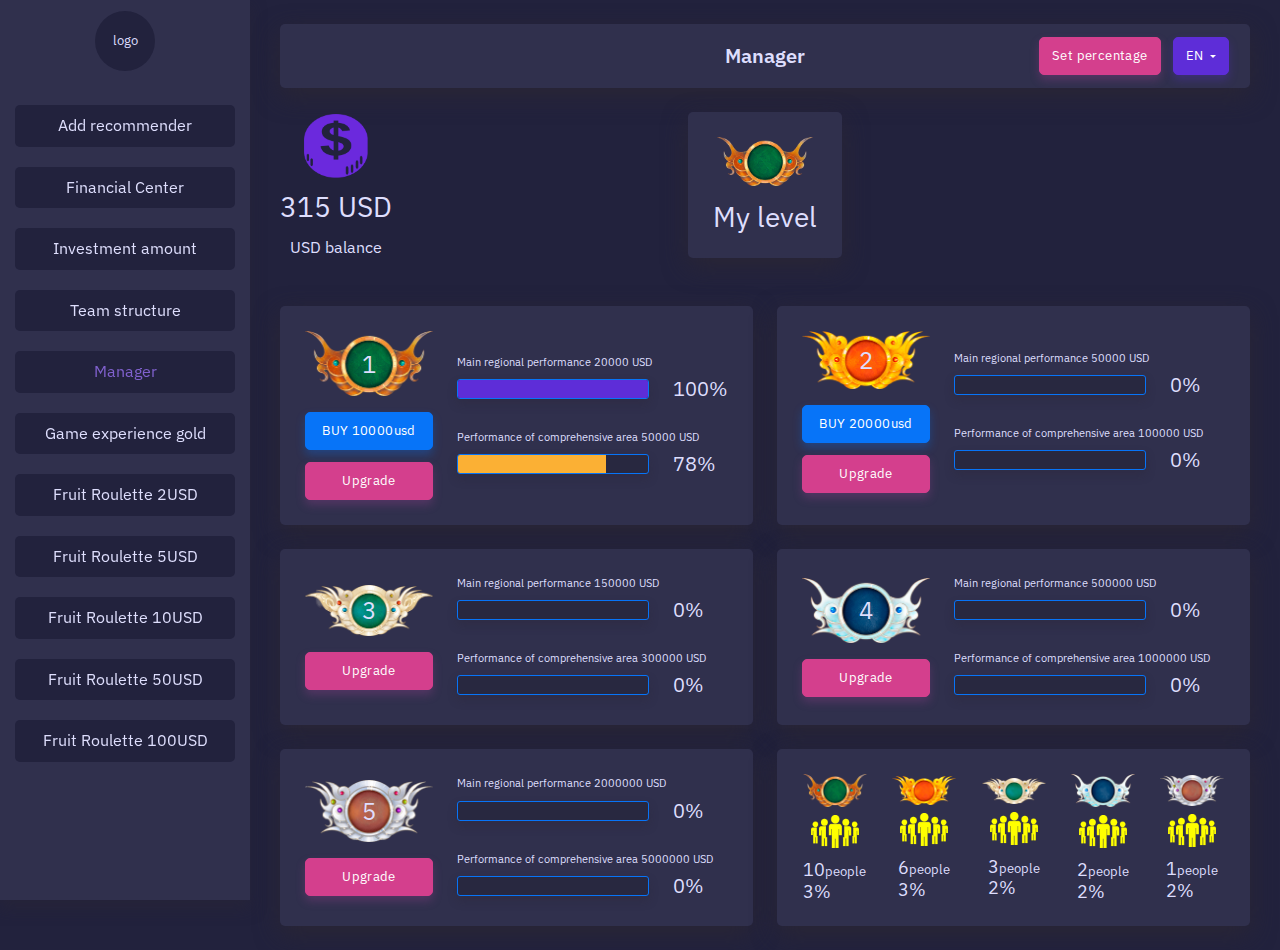
<file: Pages/manager.html>
<!doctype html>
<html lang="en" dir="ltr">
<head>

    <!-- META DATA -->
    <meta charset="UTF-8">
    <meta name='viewport' content='width=device-width, initial-scale=1.0, user-scalable=0'>
    <meta http-equiv="X-UA-Compatible" content="IE=edge">
    <meta name="description" content="Volgh –  Bootstrap 4 Responsive Application Admin panel Theme Ui Kit & Premium Dashboard Design Modern Flat HTML Template">
    <meta name="author" content="Spruko Technologies Private Limited">
    <meta name="keywords" content="analytics dashboard, bootstrap 4 web app admin template, bootstrap admin panel, bootstrap admin template, bootstrap dashboard, bootstrap panel, Application dashboard design, dashboard design template, dashboard jquery clean html, dashboard template theme, dashboard responsive ui, html admin backend template ui kit, html flat dashboard template, it admin dashboard ui, premium modern html template">

    <!-- FAVICON -->
    <link rel="shortcut icon" type="image/x-icon" href="../assets/images/brand/favicon.ico" />

    <!-- TITLE -->
    <title>Volgh –  Bootstrap 4 Responsive Application Admin panel Theme Ui Kit & Premium Dashboard Design Modern Flat HTML Template</title>

    <!-- BOOTSTRAP CSS -->
    <link href="../assets/plugins/bootstrap/css/bootstrap.min.css" rel="stylesheet" />

    <!-- STYLE CSS -->
    <link href="../assets/css/style.css" rel="stylesheet"/>
    <link href="../assets/css/skin-modes.css" rel="stylesheet"/>
    <link href="../assets/css-dark/dark-style.css" rel="stylesheet"/>

    <!-- SIDE-MENU CSS -->
    <link href="../assets/plugins/sidemenu/sidemenu.css" rel="stylesheet">

    <!-- SINGLE-PAGE CSS -->
    <link href="../assets/plugins/single-page/css/main.css" rel="stylesheet" type="text/css">

    <!--C3 CHARTS CSS -->
    <link href="../assets/plugins/charts-c3/c3-chart.css" rel="stylesheet"/>

    <!-- CUSTOM SCROLL BAR CSS-->
    <link href="../assets/plugins/scroll-bar/jquery.mCustomScrollbar.css" rel="stylesheet"/>

    <!--- FONT-ICONS CSS -->
    <link href="../assets/css/icons.css" rel="stylesheet"/>

    <!-- SIDEBAR CSS -->
    <link href="../assets/plugins/sidebar/sidebar.css" rel="stylesheet">

    <!-- COLOR SKIN CSS -->
    <link id="theme" rel="stylesheet" type="text/css" media="all" href="../assets/colors/color1.css" />

    <!-- CUSTOM -->
    <link href="../assets/css/custom.css" rel="stylesheet">
</head>

<body class="dark-mode app sidebar-mini">

<!-- GLOBAL-LOADER -->
<!--<div id="global-loader">
    <img src="../assets/images/loader.svg" class="loader-img" alt="Loader">
</div>-->
<!-- /GLOBAL-LOADER -->

<!-- PAGE -->
<div class="page">
    <div class="page-main">

        <!--APP-SIDEBAR-->
        <div class="app-sidebar__overlay" data-toggle="sidebar"></div>
        <aside class="app-sidebar">
            <div class="side-header justify-content-center">
                <a class="header-brand1" href="index.html">
                    logo
                </a><!-- LOGO -->
            </div>
            <ul class="side-menu">
                <li>
                    <a class="side-menu__item" href="start.html">
                        <span class="side-menu__label">Add recommender</span>
                    </a>
                </li>
                <li>
                    <a class="side-menu__item" href="index.html">
                        <span class="side-menu__label">Financial Center</span>
                    </a>
                </li>
                <li>
                    <a class="side-menu__item" href="investment.html">
                        <span class="side-menu__label">Investment amount</span>
                    </a>
                </li>
                <li>
                    <a class="side-menu__item" href="team-structure.html">
                        <span class="side-menu__label">Team structure</span>
                    </a>
                </li>
                <li>
                    <a class="side-menu__item" href="manager.html">
                        <span class="side-menu__label">Manager</span>
                    </a>
                </li>
                <li>
                    <a class="side-menu__item" href="experience.html">
                        <span class="side-menu__label">Game experience gold</span>
                    </a>
                </li>
                <li>
                    <a class="side-menu__item" href="roulette-2usd.html">
                        <span class="side-menu__label">Fruit Roulette 2USD</span>
                    </a>
                </li>
                <li>
                    <a class="side-menu__item" href="roulette-5usd.html">
                        <span class="side-menu__label">Fruit Roulette 5USD</span>
                    </a>
                </li>
                <li>
                    <a class="side-menu__item" href="roulette-10usd.html">
                        <span class="side-menu__label">Fruit Roulette 10USD</span>
                    </a>
                </li>
                <li>
                    <a class="side-menu__item" href="roulette-50usd.html">
                        <span class="side-menu__label">Fruit Roulette 50USD</span>
                    </a>
                </li>
                <li>
                    <a class="side-menu__item" href="roulette-100usd.html">
                        <span class="side-menu__label">Fruit Roulette 100USD</span>
                    </a>
                </li>
            </ul>
        </aside>
        <!--/APP-SIDEBAR-->

        <!-- Mobile Header -->
        <div class="mobile-header">
            <div class="container-fluid">
                <div class="d-flex align-items-center">
                    <a aria-label="Hide Sidebar" class="app-sidebar__toggle mt-0" data-toggle="sidebar" href="#"></a><!-- sidebar-toggle-->
                    <a class="header-brand d-flex align-items-center" href="index.html">
                        logo
                    </a>
                    <div class="d-flex align-items-center ml-auto">
                        <button type="button" class="btn btn-secondary mr-3">
                            Set %
                        </button>
                        <div class="language-menu">
                            <button type="button" class="btn btn-primary dropdown-toggle d-flex align-items-center" data-toggle="dropdown">
                                <span class="mr-2">EN</span><span class="caret"></span>
                            </button>
                            <ul class="dropdown-menu" role="menu">
                                <li><a href="#">CH</a></li>
                                <li><a href="#">DE</a></li>
                                <li><a href="#">RU</a></li>
                                <li><a href="#">IT</a></li>
                            </ul>
                        </div>
                    </div>
                </div>
            </div>
        </div>
        <!-- /Mobile Header -->

        <!--app-content open-->
        <div class="app-content">
            <div class="side-app">

                <!-- PAGE-HEADER -->
                <div class="page-header">
                    <h1 class="page-title">Manager</h1>
                    <div class="page-header__controls d-none d-md-flex align-items-center">
                        <button type="button" class="btn btn-secondary mr-3">
                            Set percentage
                        </button>

                        <div class="language-menu">
                            <button type="button" class="btn btn-primary dropdown-toggle" data-toggle="dropdown">
                                EN <span class="caret"></span>
                            </button>
                            <ul class="dropdown-menu" role="menu">
                                <li><a href="#">CH</a></li>
                                <li><a href="#">DE</a></li>
                                <li><a href="#">RU</a></li>
                                <li><a href="#">IT</a></li>
                            </ul>
                        </div>
                    </div>
                </div>
                <!-- PAGE-HEADER END -->

                <div class="d-sm-flex justify-content-between justify-content-lg-center position-relative mb-5">
                    <div class="counter-status counter-status_left text-center mb-5 mb-sm-0">
                        <div class="counter-icon mx-auto">
                            <img src="../assets/images/icons/icon-1.png" alt="img">
                        </div>
                        <h2 class="my-4"><span class="counter">1000</span> USD</h2>
                        <h5 class="mb-0">USD balance</h5>
                    </div>
                    <div class="card w-auto">
                        <div class="card-body text-center">
                            <div class="theme-icon mx-auto mb-4">
                                <img src="../assets/images/places/place-1.png" alt="img">
                            </div>
                            <h2 class="mb-0">My level</h2>
                        </div>
                    </div>
                </div>

                <!-- ROW-1 OPEN -->
                <div class="row">
                    <div class="col-12 col-xl-6 d-flex">
                        <div class="card">
                            <div class="card-body">
                                <div class="row align-items-center">
                                    <div class="col-12 col-sm-auto mb-5 mb-sm-0">
                                        <div class="theme-icon theme-icon_large mx-auto mb-4">
                                            <img src="../assets/images/places/place-1.png" alt="img">
                                            <div class="theme-icon__text">1</div>
                                        </div>
                                        <button type="button" class="btn btn-info btn-block mb-3">BUY 10000usd</button>
                                        <button type="button" class="btn btn-secondary btn-block">Upgrade</button>
                                    </div>
                                    <div class="col width-expand">
                                        <div class="mb-5">
                                            <div class="small mb-1">Main regional performance 20000 USD</div>
                                            <div class="row align-items-center">
                                                <div class="col width-expand">
                                                    <div class="progress progress-lg">
                                                        <div class="progress-bar bg-primary" style="width: 100%;"></div>
                                                    </div>
                                                </div>
                                                <div class="col-auto">
                                                    <div class="progress__value">100%</div>
                                                </div>
                                            </div>
                                        </div>

                                        <div>
                                            <div class="small mb-1">Performance of comprehensive area 50000 USD</div>
                                            <div class="row align-items-center">
                                                <div class="col width-expand">
                                                    <div class="progress progress-lg">
                                                        <div class="progress-bar bg-yellow" style="width: 78%;"></div>
                                                    </div>
                                                </div>
                                                <div class="col-auto">
                                                    <div class="progress__value">78%</div>
                                                </div>
                                            </div>
                                        </div>
                                    </div>
                                </div>
                            </div>
                        </div>
                    </div><!-- COL END -->
                    <div class="col-12 col-xl-6 d-flex">
                        <div class="card">
                            <div class="card-body">
                                <div class="row align-items-center">
                                    <div class="col-12 col-sm-auto mb-5 mb-sm-0">
                                        <div class="theme-icon theme-icon_large mx-auto mb-4">
                                            <img src="../assets/images/places/place-2.png" alt="img">
                                            <div class="theme-icon__text">2</div>
                                        </div>
                                        <button type="button" class="btn btn-info btn-block mb-3">BUY 20000usd</button>
                                        <button type="button" class="btn btn-secondary btn-block">Upgrade</button>
                                    </div>
                                    <div class="col width-expand">
                                        <div class="mb-5">
                                            <div class="small mb-1">Main regional performance 50000 USD</div>
                                            <div class="row align-items-center">
                                                <div class="col width-expand">
                                                    <div class="progress progress-lg">
                                                        <div class="progress-bar bg-primary" style="width: 0%;"></div>
                                                    </div>
                                                </div>
                                                <div class="col-auto">
                                                    <div class="progress__value">0%</div>
                                                </div>
                                            </div>
                                        </div>

                                        <div>
                                            <div class="small mb-1">Performance of comprehensive area 100000 USD</div>
                                            <div class="row align-items-center">
                                                <div class="col width-expand">
                                                    <div class="progress progress-lg">
                                                        <div class="progress-bar bg-yellow" style="width: 0%;"></div>
                                                    </div>
                                                </div>
                                                <div class="col-auto">
                                                    <div class="progress__value">0%</div>
                                                </div>
                                            </div>
                                        </div>
                                    </div>
                                </div>
                            </div>
                        </div>
                    </div><!-- COL END -->
                    <div class="col-12 col-xl-6 d-flex">
                        <div class="card">
                            <div class="card-body">
                                <div class="row align-items-center">
                                    <div class="col-12 col-sm-auto mb-5 mb-sm-0">
                                        <div class="theme-icon theme-icon_large mx-auto mb-4">
                                            <img src="../assets/images/places/place-3.png" alt="img">
                                            <div class="theme-icon__text">3</div>
                                        </div>
                                        <button type="button" class="btn btn-secondary btn-block">Upgrade</button>
                                    </div>
                                    <div class="col width-expand">
                                        <div class="mb-5">
                                            <div class="small mb-1">Main regional performance 150000 USD</div>
                                            <div class="row align-items-center">
                                                <div class="col width-expand">
                                                    <div class="progress progress-lg">
                                                        <div class="progress-bar bg-primary" style="width: 0%;"></div>
                                                    </div>
                                                </div>
                                                <div class="col-auto">
                                                    <div class="progress__value">0%</div>
                                                </div>
                                            </div>
                                        </div>

                                        <div>
                                            <div class="small mb-1">Performance of comprehensive area 300000 USD</div>
                                            <div class="row align-items-center">
                                                <div class="col width-expand">
                                                    <div class="progress progress-lg">
                                                        <div class="progress-bar bg-yellow" style="width: 0%;"></div>
                                                    </div>
                                                </div>
                                                <div class="col-auto">
                                                    <div class="progress__value">0%</div>
                                                </div>
                                            </div>
                                        </div>
                                    </div>
                                </div>
                            </div>
                        </div>
                    </div><!-- COL END -->
                    <div class="col-12 col-xl-6 d-flex">
                        <div class="card">
                            <div class="card-body">
                                <div class="row align-items-center">
                                    <div class="col-12 col-sm-auto mb-5 mb-sm-0">
                                        <div class="theme-icon theme-icon_large mx-auto mb-4">
                                            <img src="../assets/images/places/place-4.png" alt="img">
                                            <div class="theme-icon__text">4</div>
                                        </div>
                                        <button type="button" class="btn btn-secondary btn-block">Upgrade</button>
                                    </div>
                                    <div class="col width-expand">
                                        <div class="mb-5">
                                            <div class="small mb-1">Main regional performance 500000 USD</div>
                                            <div class="row align-items-center">
                                                <div class="col width-expand">
                                                    <div class="progress progress-lg">
                                                        <div class="progress-bar bg-primary" style="width: 0%;"></div>
                                                    </div>
                                                </div>
                                                <div class="col-auto">
                                                    <div class="progress__value">0%</div>
                                                </div>
                                            </div>
                                        </div>

                                        <div>
                                            <div class="small mb-1">Performance of comprehensive area 1000000 USD</div>
                                            <div class="row align-items-center">
                                                <div class="col width-expand">
                                                    <div class="progress progress-lg">
                                                        <div class="progress-bar bg-yellow" style="width: 0%;"></div>
                                                    </div>
                                                </div>
                                                <div class="col-auto">
                                                    <div class="progress__value">0%</div>
                                                </div>
                                            </div>
                                        </div>
                                    </div>
                                </div>
                            </div>
                        </div>
                    </div><!-- COL END -->
                    <div class="col-12 col-xl-6 d-flex">
                        <div class="card">
                            <div class="card-body">
                                <div class="row align-items-center">
                                    <div class="col-12 col-sm-auto mb-5 mb-sm-0">
                                        <div class="theme-icon theme-icon_large mx-auto mb-4">
                                            <img src="../assets/images/places/place-5.png" alt="img">
                                            <div class="theme-icon__text">5</div>
                                        </div>
                                        <button type="button" class="btn btn-secondary btn-block">Upgrade</button>
                                    </div>
                                    <div class="col width-expand">
                                        <div class="mb-5">
                                            <div class="small mb-1">Main regional performance 2000000 USD</div>
                                            <div class="row align-items-center">
                                                <div class="col width-expand">
                                                    <div class="progress progress-lg">
                                                        <div class="progress-bar bg-primary" style="width: 0%;"></div>
                                                    </div>
                                                </div>
                                                <div class="col-auto">
                                                    <div class="progress__value">0%</div>
                                                </div>
                                            </div>
                                        </div>

                                        <div>
                                            <div class="small mb-1">Performance of comprehensive area 5000000 USD</div>
                                            <div class="row align-items-center">
                                                <div class="col width-expand">
                                                    <div class="progress progress-lg">
                                                        <div class="progress-bar bg-yellow" style="width: 0%;"></div>
                                                    </div>
                                                </div>
                                                <div class="col-auto">
                                                    <div class="progress__value">0%</div>
                                                </div>
                                            </div>
                                        </div>
                                    </div>
                                </div>
                            </div>
                        </div>
                    </div><!-- COL END -->
                    <div class="col-12 col-xl-6 d-flex">
                        <div class="card">
                            <div class="card-body">
                                <div class="row align-items-center">
                                    <div class="col-4 col-sm width-expand mb-5 mb-sm-0">
                                        <div class="theme-icon theme-icon_small mx-auto mb-2">
                                            <img src="../assets/images/places/place-1.png" alt="img">
                                        </div>
                                        <div class="theme-icon theme-icon_xsmall mx-auto mb-3">
                                            <img src="../assets/images/icons/icon-9.png" alt="img">
                                        </div>
                                        <div class="d-flex justify-content-center">
                                            <div>
                                                <div><span class="h4 mb-0">10</span>people</div>
                                                <div class="h4 mb-0">3%</div>
                                            </div>
                                        </div>
                                    </div><!-- COL END -->
                                    <div class="col-4 col-sm width-expand mb-5 mb-sm-0">
                                        <div class="theme-icon theme-icon_small mx-auto mb-2">
                                            <img src="../assets/images/places/place-2.png" alt="img">
                                        </div>
                                        <div class="theme-icon theme-icon_xsmall mx-auto mb-3">
                                            <img src="../assets/images/icons/icon-9.png" alt="img">
                                        </div>
                                        <div class="d-flex justify-content-center">
                                            <div>
                                                <div><span class="h4 mb-0">6</span>people</div>
                                                <div class="h4 mb-0">3%</div>
                                            </div>
                                        </div>
                                    </div><!-- COL END -->
                                    <div class="col-4 col-sm width-expand mb-5 mb-sm-0">
                                        <div class="theme-icon theme-icon_small mx-auto mb-2">
                                            <img src="../assets/images/places/place-3.png" alt="img">
                                        </div>
                                        <div class="theme-icon theme-icon_xsmall mx-auto mb-3">
                                            <img src="../assets/images/icons/icon-9.png" alt="img">
                                        </div>
                                        <div class="d-flex justify-content-center">
                                            <div>
                                                <div><span class="h4 mb-0">3</span>people</div>
                                                <div class="h4 mb-0">2%</div>
                                            </div>
                                        </div>
                                    </div><!-- COL END -->
                                    <div class="col-4 col-sm width-expand mb-5 mb-sm-0">
                                        <div class="theme-icon theme-icon_small mx-auto mb-2">
                                            <img src="../assets/images/places/place-4.png" alt="img">
                                        </div>
                                        <div class="theme-icon theme-icon_xsmall mx-auto mb-3">
                                            <img src="../assets/images/icons/icon-9.png" alt="img">
                                        </div>
                                        <div class="d-flex justify-content-center">
                                            <div>
                                                <div><span class="h4 mb-0">2</span>people</div>
                                                <div class="h4 mb-0">2%</div>
                                            </div>
                                        </div>
                                    </div><!-- COL END -->
                                    <div class="col-4 col-sm width-expand mb-5 mb-sm-0">
                                        <div class="theme-icon theme-icon_small mx-auto mb-2">
                                            <img src="../assets/images/places/place-5.png" alt="img">
                                        </div>
                                        <div class="theme-icon theme-icon_xsmall mx-auto mb-3">
                                            <img src="../assets/images/icons/icon-9.png" alt="img">
                                        </div>
                                        <div class="d-flex justify-content-center">
                                            <div>
                                                <div><span class="h4 mb-0">1</span>people</div>
                                                <div class="h4 mb-0">2%</div>
                                            </div>
                                        </div>
                                    </div><!-- COL END -->

                                </div>
                            </div>
                        </div>
                    </div><!-- COL END -->

                </div>
                <!-- ROW-1 CLOSED -->

            </div>
            <!-- CONTAINER CLOSED -->
        </div>
    </div>


</div>

<!-- BACK-TO-TOP -->
<a href="#top" id="back-to-top"><i class="fa fa-angle-up"></i></a>

<!-- JQUERY JS -->
<script src="../assets/js/jquery-3.4.1.min.js"></script>

<!-- BOOTSTRAP JS -->
<script src="../assets/plugins/bootstrap/js/bootstrap.bundle.min.js"></script>
<script src="../assets/plugins/bootstrap/js/popper.min.js"></script>

<!-- SPARKLINE JS-->
<!--		<script src="../assets/js/jquery.sparkline.min.js"></script>-->

<!-- CHART-CIRCLE JS-->
<!--		<script src="../assets/js/circle-progress.min.js"></script>-->

<!-- RATING STAR JS-->
<!--		<script src="../assets/plugins/rating/jquery.rating-stars.js"></script>-->

<!-- INPUT MASK JS-->
<script src="../assets/plugins/input-mask/jquery.mask.min.js"></script>

<!-- COUNTERS JS-->
<script src="../assets/plugins/counters/counterup.min.js"></script>
<script src="../assets/plugins/counters/waypoints.min.js"></script>
<script src="../assets/plugins/counters/counters-1.js"></script>

<!-- SIDE-MENU JS -->
<script src="../assets/plugins/sidemenu/sidemenu.js"></script>

<!-- CUSTOM SCROLL BAR JS-->
<script src="../assets/plugins/scroll-bar/jquery.mCustomScrollbar.concat.min.js"></script>

<!-- SIDEBAR JS -->
<!--		<script src="../assets/plugins/sidebar/sidebar.js"></script>-->

<!-- CUSTOM JS-->
<script src="../assets/js/custom.js"></script>

</body>
</html>
</file>
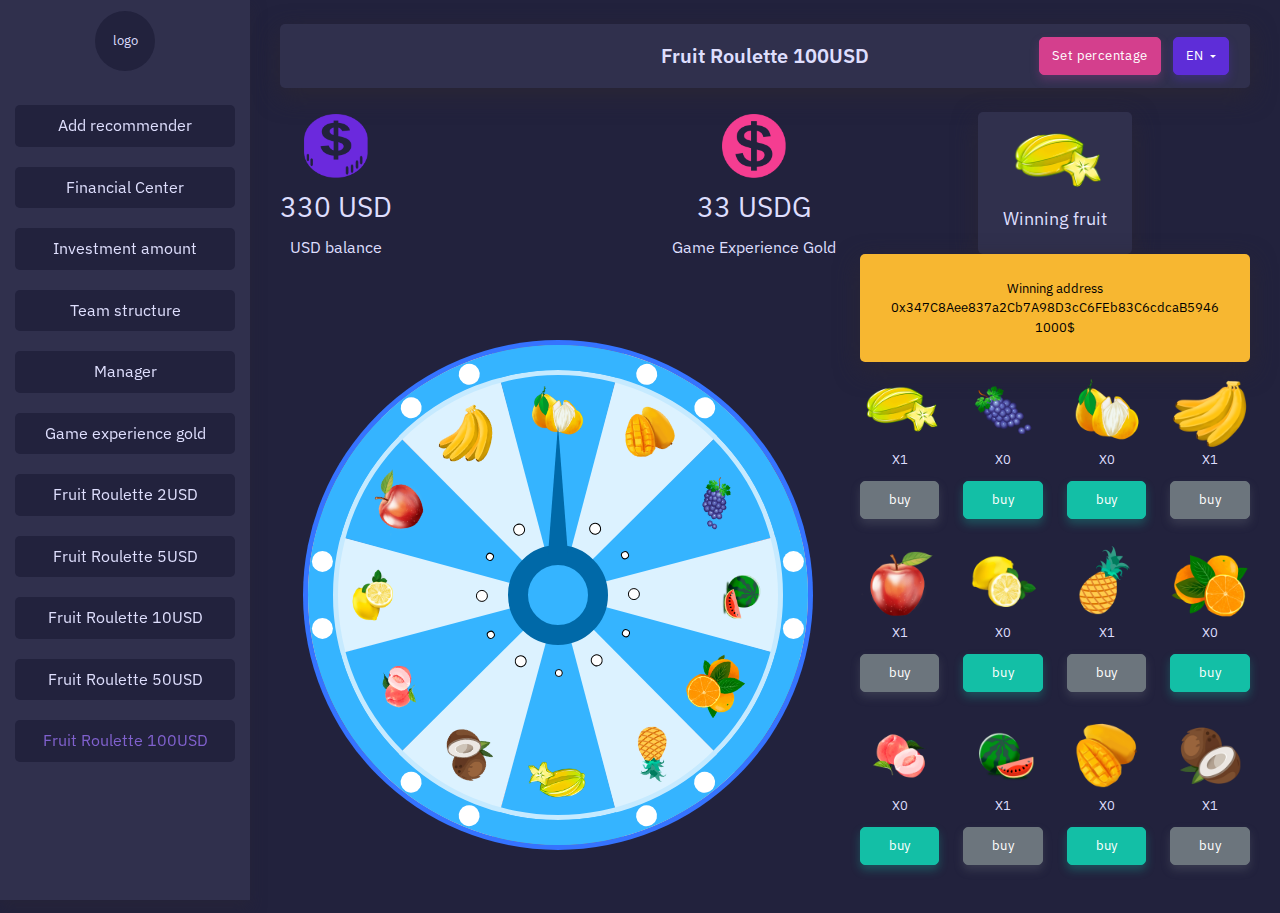
<file: Pages/roulette-100usd.html>
<!doctype html>
<html lang="en" dir="ltr">
<head>

    <!-- META DATA -->
    <meta charset="UTF-8">
    <meta name='viewport' content='width=device-width, initial-scale=1.0, user-scalable=0'>
    <meta http-equiv="X-UA-Compatible" content="IE=edge">
    <meta name="description" content="Volgh –  Bootstrap 4 Responsive Application Admin panel Theme Ui Kit & Premium Dashboard Design Modern Flat HTML Template">
    <meta name="author" content="Spruko Technologies Private Limited">
    <meta name="keywords" content="analytics dashboard, bootstrap 4 web app admin template, bootstrap admin panel, bootstrap admin template, bootstrap dashboard, bootstrap panel, Application dashboard design, dashboard design template, dashboard jquery clean html, dashboard template theme, dashboard responsive ui, html admin backend template ui kit, html flat dashboard template, it admin dashboard ui, premium modern html template">

    <!-- FAVICON -->
    <link rel="shortcut icon" type="image/x-icon" href="../assets/images/brand/favicon.ico" />

    <!-- TITLE -->
    <title>Volgh –  Bootstrap 4 Responsive Application Admin panel Theme Ui Kit & Premium Dashboard Design Modern Flat HTML Template</title>

    <!-- BOOTSTRAP CSS -->
    <link href="../assets/plugins/bootstrap/css/bootstrap.min.css" rel="stylesheet" />

    <!-- STYLE CSS -->
    <link href="../assets/css/style.css" rel="stylesheet"/>
    <link href="../assets/css/skin-modes.css" rel="stylesheet"/>
    <link href="../assets/css-dark/dark-style.css" rel="stylesheet"/>

    <!-- SIDE-MENU CSS -->
    <link href="../assets/plugins/sidemenu/sidemenu.css" rel="stylesheet">

    <!-- SINGLE-PAGE CSS -->
    <link href="../assets/plugins/single-page/css/main.css" rel="stylesheet" type="text/css">

    <!--C3 CHARTS CSS -->
    <link href="../assets/plugins/charts-c3/c3-chart.css" rel="stylesheet"/>

    <!-- CUSTOM SCROLL BAR CSS-->
    <link href="../assets/plugins/scroll-bar/jquery.mCustomScrollbar.css" rel="stylesheet"/>

    <!--- FONT-ICONS CSS -->
    <link href="../assets/css/icons.css" rel="stylesheet"/>

    <!-- SIDEBAR CSS -->
    <link href="../assets/plugins/sidebar/sidebar.css" rel="stylesheet">

    <!-- COLOR SKIN CSS -->
    <link id="theme" rel="stylesheet" type="text/css" media="all" href="../assets/colors/color1.css" />

    <!-- CUSTOM -->
    <link href="../assets/css/custom.css" rel="stylesheet">
</head>

<body class="dark-mode app sidebar-mini">

<!-- GLOBAL-LOADER -->
<!--<div id="global-loader">
    <img src="../assets/images/loader.svg" class="loader-img" alt="Loader">
</div>-->
<!-- /GLOBAL-LOADER -->

<!-- PAGE -->
<div class="page">
    <div class="page-main">

        <!--APP-SIDEBAR-->
        <div class="app-sidebar__overlay" data-toggle="sidebar"></div>
        <aside class="app-sidebar">
            <div class="side-header justify-content-center">
                <a class="header-brand1" href="index.html">
                    logo
                </a><!-- LOGO -->
            </div>
            <ul class="side-menu">
                <li>
                    <a class="side-menu__item" href="start.html">
                        <span class="side-menu__label">Add recommender</span>
                    </a>
                </li>
                <li>
                    <a class="side-menu__item" href="index.html">
                        <span class="side-menu__label">Financial Center</span>
                    </a>
                </li>
                <li>
                    <a class="side-menu__item" href="investment.html">
                        <span class="side-menu__label">Investment amount</span>
                    </a>
                </li>
                <li>
                    <a class="side-menu__item" href="team-structure.html">
                        <span class="side-menu__label">Team structure</span>
                    </a>
                </li>
                <li>
                    <a class="side-menu__item" href="manager.html">
                        <span class="side-menu__label">Manager</span>
                    </a>
                </li>
                <li>
                    <a class="side-menu__item" href="experience.html">
                        <span class="side-menu__label">Game experience gold</span>
                    </a>
                </li>
                <li>
                    <a class="side-menu__item" href="roulette-2usd.html">
                        <span class="side-menu__label">Fruit Roulette 2USD</span>
                    </a>
                </li>
                <li>
                    <a class="side-menu__item" href="roulette-5usd.html">
                        <span class="side-menu__label">Fruit Roulette 5USD</span>
                    </a>
                </li>
                <li>
                    <a class="side-menu__item" href="roulette-10usd.html">
                        <span class="side-menu__label">Fruit Roulette 10USD</span>
                    </a>
                </li>
                <li>
                    <a class="side-menu__item" href="roulette-50usd.html">
                        <span class="side-menu__label">Fruit Roulette 50USD</span>
                    </a>
                </li>
                <li>
                    <a class="side-menu__item" href="roulette-100usd.html">
                        <span class="side-menu__label">Fruit Roulette 100USD</span>
                    </a>
                </li>
            </ul>
        </aside>
        <!--/APP-SIDEBAR-->

        <!-- Mobile Header -->
        <div class="mobile-header">
            <div class="container-fluid">
                <div class="d-flex align-items-center">
                    <a aria-label="Hide Sidebar" class="app-sidebar__toggle mt-0" data-toggle="sidebar" href="#"></a><!-- sidebar-toggle-->
                    <a class="header-brand d-flex align-items-center" href="index.html">
                        logo
                    </a>
                    <div class="d-flex align-items-center ml-auto">
                        <button type="button" class="btn btn-secondary mr-3">
                            Set %
                        </button>
                        <div class="language-menu">
                            <button type="button" class="btn btn-primary dropdown-toggle d-flex align-items-center" data-toggle="dropdown">
                                <span class="mr-2">EN</span><span class="caret"></span>
                            </button>
                            <ul class="dropdown-menu" role="menu">
                                <li><a href="#">CH</a></li>
                                <li><a href="#">DE</a></li>
                                <li><a href="#">RU</a></li>
                                <li><a href="#">IT</a></li>
                            </ul>
                        </div>
                    </div>
                </div>
            </div>
        </div>
        <!-- /Mobile Header -->

        <!--app-content open-->
        <div class="app-content">
            <div class="side-app">

                <!-- PAGE-HEADER -->
                <div class="page-header">
                    <h1 class="page-title">Fruit Roulette 100USD</h1>
                    <div class="page-header__controls d-none d-md-flex align-items-center">
                        <button type="button" class="btn btn-secondary mr-3">
                            Set percentage
                        </button>

                        <div class="language-menu">
                            <button type="button" class="btn btn-primary dropdown-toggle" data-toggle="dropdown">
                                EN <span class="caret"></span>
                            </button>
                            <ul class="dropdown-menu" role="menu">
                                <li><a href="#">CH</a></li>
                                <li><a href="#">DE</a></li>
                                <li><a href="#">RU</a></li>
                                <li><a href="#">IT</a></li>
                            </ul>
                        </div>
                    </div>
                </div>
                <!-- PAGE-HEADER END -->

                <!-- ROW-1 OPEN -->
                <div class="row">
                    <div class="col-12 col-xl-7 mb-5">
                        <div class="row justify-content-between">
                            <div class="col-12 col-sm-auto">
                                <div class="counter-status text-center mb-5">
                                    <div class="counter-icon mx-auto">
                                        <img src="../assets/images/icons/icon-1.png" alt="img">
                                    </div>
                                    <h2 class="my-4"><span class="counter">1000</span> USD</h2>
                                    <h5 class="mb-0">USD balance</h5>
                                </div>
                            </div><!-- COL END -->
                            <div class="col-12 col-sm-auto">
                                <div class="counter-status text-center mb-5">
                                    <div class="counter-icon mx-auto">
                                        <img src="../assets/images/icons/icon-2.png" alt="img">
                                    </div>
                                    <h2 class="my-4"><span class="counter">100</span> USDG</h2>
                                    <h5 class="mb-0">Game Experience Gold</h5>
                                </div>
                            </div><!-- COL END -->

                        </div>

                        <div class="roulette-wrapper">
                            <div class="roulette">
                                <div class="roulette__decoration">
                                    <div class="roulette__dots">
                                        <div class="roulette__dot"></div>
                                        <div class="roulette__dot"></div>
                                    </div>
                                    <div class="roulette__dots"></div>
                                    <div class="roulette__dots">
                                        <div class="roulette__dot"></div>
                                        <div class="roulette__dot"></div>
                                    </div>
                                    <div class="roulette__dots"></div>
                                    <div class="roulette__dots">
                                        <div class="roulette__dot"></div>
                                        <div class="roulette__dot"></div>
                                    </div>
                                    <div class="roulette__dots"></div>
                                    <div class="roulette__dots">
                                        <div class="roulette__dot"></div>
                                        <div class="roulette__dot"></div>
                                    </div>
                                    <div class="roulette__dots"></div>
                                    <div class="roulette__dots">
                                        <div class="roulette__dot"></div>
                                        <div class="roulette__dot"></div>
                                    </div>
                                    <div class="roulette__dots"></div>
                                    <div class="roulette__dots">
                                        <div class="roulette__dot"></div>
                                        <div class="roulette__dot"></div>
                                    </div>
                                    <div class="roulette__dots"></div>
                                </div>

                                <ul class="roulette__list">
                                    <li class="roulette__item">
                                        <div class="roulette__data">
                                            <div class="roulette__image mx-auto mt-1">
                                                <img src="../assets/images/fruits/fruit-11.png" alt="img">
                                            </div>
                                            <div class="roulette__round"></div>
                                        </div>
                                    </li>
                                    <li class="roulette__item">
                                        <div class="roulette__data">
                                            <div class="roulette__image mx-auto mt-1">
                                                <img src="../assets/images/fruits/fruit-2.png" alt="img">
                                            </div>
                                            <div class="roulette__round"></div>
                                        </div>
                                    </li>
                                    <li class="roulette__item">
                                        <div class="roulette__data">
                                            <div class="roulette__image mx-auto mt-1">
                                                <img src="../assets/images/fruits/fruit-10.png" alt="img">
                                            </div>
                                            <div class="roulette__round"></div>
                                        </div>
                                    </li>
                                    <li class="roulette__item">
                                        <div class="roulette__data">
                                            <div class="roulette__image mx-auto mt-1">
                                                <img src="../assets/images/fruits/fruit-8.png" alt="img">
                                            </div>
                                            <div class="roulette__round"></div>
                                        </div>
                                    </li>
                                    <li class="roulette__item">
                                        <div class="roulette__data">
                                            <div class="roulette__image mx-auto mt-1">
                                                <img src="../assets/images/fruits/fruit-7.png" alt="img">
                                            </div>
                                            <div class="roulette__round"></div>
                                        </div>
                                    </li>
                                    <li class="roulette__item">
                                        <div class="roulette__data">
                                            <div class="roulette__image mx-auto mt-1">
                                                <img src="../assets/images/fruits/fruit-1.png" alt="img">
                                            </div>
                                            <div class="roulette__round"></div>
                                        </div>
                                    </li>
                                    <li class="roulette__item">
                                        <div class="roulette__data">
                                            <div class="roulette__image mx-auto mt-1">
                                                <img src="../assets/images/fruits/fruit-12.png" alt="img">
                                            </div>
                                            <div class="roulette__round"></div>
                                        </div>
                                    </li>
                                    <li class="roulette__item">
                                        <div class="roulette__data">
                                            <div class="roulette__image mx-auto mt-1">
                                                <img src="../assets/images/fruits/fruit-9.png" alt="img">
                                            </div>
                                            <div class="roulette__round"></div>
                                        </div>
                                    </li>
                                    <li class="roulette__item">
                                        <div class="roulette__data">
                                            <div class="roulette__image mx-auto mt-1">
                                                <img src="../assets/images/fruits/fruit-6.png" alt="img">
                                            </div>
                                            <div class="roulette__round"></div>
                                        </div>
                                    </li>
                                    <li class="roulette__item">
                                        <div class="roulette__data">
                                            <div class="roulette__image mx-auto mt-1">
                                                <img src="../assets/images/fruits/fruit-5.png" alt="img">
                                            </div>
                                            <div class="roulette__round"></div>
                                        </div>
                                    </li>
                                    <li class="roulette__item">
                                        <div class="roulette__data">
                                            <div class="roulette__image mx-auto mt-1">
                                                <img src="../assets/images/fruits/fruit-4.png" alt="img">
                                            </div>
                                            <div class="roulette__round"></div>
                                        </div>
                                    </li>
                                    <li class="roulette__item">
                                        <div class="roulette__data">
                                            <div class="roulette__image mx-auto mt-1">
                                                <img src="../assets/images/fruits/fruit-3.png" alt="img">
                                            </div>
                                            <div class="roulette__round"></div>
                                        </div>
                                    </li>

                                </ul>

                                <div class="roulette__result roulette__result_state_active">
                                    <div class="roulette__arrow"></div>
                                </div>
                            </div>
                        </div>
                    </div><!-- COL END -->

                    <div class="col-12 col-xl-5 mb-5">
                        <div class="row justify-content-center">
                            <div class="col-auto">
                                <div class="card mb-0">
                                    <div class="card-body text-center pt-0">
                                        <div class="theme-icon mx-auto">
                                            <img src="../assets/images/fruits/fruit-1.png" alt="img">
                                        </div>
                                        <h4 class="">Winning fruit</h4>
                                    </div>
                                </div>
                            </div><!-- COL END -->
                        </div>

                        <div class="card bg-warning mb-2">
                            <div class="card-body text-center">
                                <div>Winning address</div>
                                <div>0x347C8Aee837a2Cb7A98D3cC6FEb83C6cdcaB5946</div>
                                <div>1000$</div>
                            </div>
                        </div>

                        <div class="purchase">
                            <div class="row">
                                <div class="col-4 col-sm-3 mb-5">
                                    <div class="theme-icon mx-auto">
                                        <img src="../assets/images/fruits/fruit-1.png" alt="img">
                                    </div>
                                    <div class="text-center mb-3">X1</div>
                                    <button type="button" class="btn btn-success btn-block" disabled>buy</button>
                                </div><!-- COL END -->
                                <div class="col-4 col-sm-3 mb-5">
                                    <div class="theme-icon mx-auto">
                                        <img src="../assets/images/fruits/fruit-2.png" alt="img">
                                    </div>
                                    <div class="text-center mb-3">X0</div>
                                    <button type="button" class="btn btn-success btn-block">buy</button>
                                </div><!-- COL END -->
                                <div class="col-4 col-sm-3 mb-5">
                                    <div class="theme-icon mx-auto">
                                        <img src="../assets/images/fruits/fruit-3.png" alt="img">
                                    </div>
                                    <div class="text-center mb-3">X0</div>
                                    <button type="button" class="btn btn-success btn-block">buy</button>
                                </div><!-- COL END -->
                                <div class="col-4 col-sm-3 mb-5">
                                    <div class="theme-icon mx-auto">
                                        <img src="../assets/images/fruits/fruit-4.png" alt="img">
                                    </div>
                                    <div class="text-center mb-3">X1</div>
                                    <button type="button" class="btn btn-success btn-block" disabled>buy</button>
                                </div><!-- COL END -->
                                <div class="col-4 col-sm-3 mb-5">
                                    <div class="theme-icon mx-auto">
                                        <img src="../assets/images/fruits/fruit-5.png" alt="img">
                                    </div>
                                    <div class="text-center mb-3">X1</div>
                                    <button type="button" class="btn btn-success btn-block" disabled>buy</button>
                                </div><!-- COL END -->
                                <div class="col-4 col-sm-3 mb-5">
                                    <div class="theme-icon mx-auto">
                                        <img src="../assets/images/fruits/fruit-6.png" alt="img">
                                    </div>
                                    <div class="text-center mb-3">X0</div>
                                    <button type="button" class="btn btn-success btn-block">buy</button>
                                </div><!-- COL END -->
                                <div class="col-4 col-sm-3 mb-5">
                                    <div class="theme-icon mx-auto">
                                        <img src="../assets/images/fruits/fruit-7.png" alt="img">
                                    </div>
                                    <div class="text-center mb-3">X1</div>
                                    <button type="button" class="btn btn-success btn-block" disabled>buy</button>
                                </div><!-- COL END -->
                                <div class="col-4 col-sm-3 mb-5">
                                    <div class="theme-icon mx-auto">
                                        <img src="../assets/images/fruits/fruit-8.png" alt="img">
                                    </div>
                                    <div class="text-center mb-3">X0</div>
                                    <button type="button" class="btn btn-success btn-block">buy</button>
                                </div><!-- COL END -->
                                <div class="col-4 col-sm-3 mb-5">
                                    <div class="theme-icon mx-auto">
                                        <img src="../assets/images/fruits/fruit-9.png" alt="img">
                                    </div>
                                    <div class="text-center mb-3">X0</div>
                                    <button type="button" class="btn btn-success btn-block">buy</button>
                                </div><!-- COL END -->
                                <div class="col-4 col-sm-3 mb-5">
                                    <div class="theme-icon mx-auto">
                                        <img src="../assets/images/fruits/fruit-10.png" alt="img">
                                    </div>
                                    <div class="text-center mb-3">X1</div>
                                    <button type="button" class="btn btn-success btn-block" disabled>buy</button>
                                </div><!-- COL END -->
                                <div class="col-4 col-sm-3 mb-5">
                                    <div class="theme-icon mx-auto">
                                        <img src="../assets/images/fruits/fruit-11.png" alt="img">
                                    </div>
                                    <div class="text-center mb-3">X0</div>
                                    <button type="button" class="btn btn-success btn-block">buy</button>
                                </div><!-- COL END -->
                                <div class="col-4 col-sm-3 mb-5">
                                    <div class="theme-icon mx-auto">
                                        <img src="../assets/images/fruits/fruit-12.png" alt="img">
                                    </div>
                                    <div class="text-center mb-3">X1</div>
                                    <button type="button" class="btn btn-success btn-block" disabled>buy</button>
                                </div><!-- COL END -->

                            </div>
                        </div>
                    </div><!-- COL END -->
                </div>
                <!-- ROW-1 CLOSED -->

            </div>
            <!-- CONTAINER CLOSED -->
        </div>
    </div>


</div>

<!-- BACK-TO-TOP -->
<a href="#top" id="back-to-top"><i class="fa fa-angle-up"></i></a>

<!-- JQUERY JS -->
<script src="../assets/js/jquery-3.4.1.min.js"></script>

<!-- BOOTSTRAP JS -->
<script src="../assets/plugins/bootstrap/js/bootstrap.bundle.min.js"></script>
<script src="../assets/plugins/bootstrap/js/popper.min.js"></script>

<!-- SPARKLINE JS-->
<!--		<script src="../assets/js/jquery.sparkline.min.js"></script>-->

<!-- CHART-CIRCLE JS-->
<!--		<script src="../assets/js/circle-progress.min.js"></script>-->

<!-- RATING STAR JS-->
<!--		<script src="../assets/plugins/rating/jquery.rating-stars.js"></script>-->

<!-- INPUT MASK JS-->
<script src="../assets/plugins/input-mask/jquery.mask.min.js"></script>

<!-- COUNTERS JS-->
<script src="../assets/plugins/counters/counterup.min.js"></script>
<script src="../assets/plugins/counters/waypoints.min.js"></script>
<script src="../assets/plugins/counters/counters-1.js"></script>

<!-- SIDE-MENU JS -->
<script src="../assets/plugins/sidemenu/sidemenu.js"></script>

<!-- CUSTOM SCROLL BAR JS-->
<script src="../assets/plugins/scroll-bar/jquery.mCustomScrollbar.concat.min.js"></script>

<!-- SIDEBAR JS -->
<!--		<script src="../assets/plugins/sidebar/sidebar.js"></script>-->

<!-- CUSTOM JS-->
<script src="../assets/js/custom.js"></script>

</body>
</html>
</file>
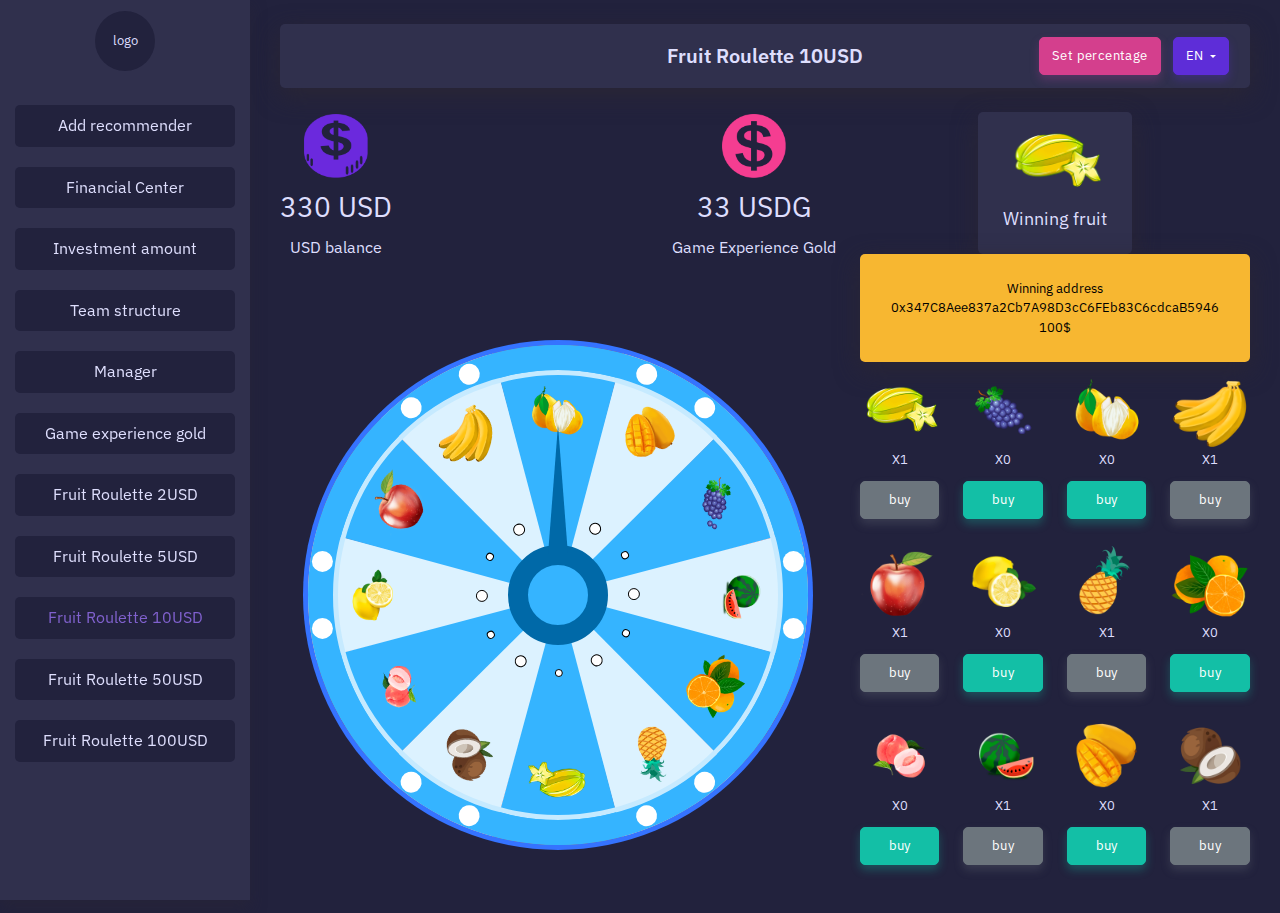
<file: Pages/roulette-10usd.html>
<!doctype html>
<html lang="en" dir="ltr">
<head>

    <!-- META DATA -->
    <meta charset="UTF-8">
    <meta name='viewport' content='width=device-width, initial-scale=1.0, user-scalable=0'>
    <meta http-equiv="X-UA-Compatible" content="IE=edge">
    <meta name="description" content="Volgh –  Bootstrap 4 Responsive Application Admin panel Theme Ui Kit & Premium Dashboard Design Modern Flat HTML Template">
    <meta name="author" content="Spruko Technologies Private Limited">
    <meta name="keywords" content="analytics dashboard, bootstrap 4 web app admin template, bootstrap admin panel, bootstrap admin template, bootstrap dashboard, bootstrap panel, Application dashboard design, dashboard design template, dashboard jquery clean html, dashboard template theme, dashboard responsive ui, html admin backend template ui kit, html flat dashboard template, it admin dashboard ui, premium modern html template">

    <!-- FAVICON -->
    <link rel="shortcut icon" type="image/x-icon" href="../assets/images/brand/favicon.ico" />

    <!-- TITLE -->
    <title>Volgh –  Bootstrap 4 Responsive Application Admin panel Theme Ui Kit & Premium Dashboard Design Modern Flat HTML Template</title>

    <!-- BOOTSTRAP CSS -->
    <link href="../assets/plugins/bootstrap/css/bootstrap.min.css" rel="stylesheet" />

    <!-- STYLE CSS -->
    <link href="../assets/css/style.css" rel="stylesheet"/>
    <link href="../assets/css/skin-modes.css" rel="stylesheet"/>
    <link href="../assets/css-dark/dark-style.css" rel="stylesheet"/>

    <!-- SIDE-MENU CSS -->
    <link href="../assets/plugins/sidemenu/sidemenu.css" rel="stylesheet">

    <!-- SINGLE-PAGE CSS -->
    <link href="../assets/plugins/single-page/css/main.css" rel="stylesheet" type="text/css">

    <!--C3 CHARTS CSS -->
    <link href="../assets/plugins/charts-c3/c3-chart.css" rel="stylesheet"/>

    <!-- CUSTOM SCROLL BAR CSS-->
    <link href="../assets/plugins/scroll-bar/jquery.mCustomScrollbar.css" rel="stylesheet"/>

    <!--- FONT-ICONS CSS -->
    <link href="../assets/css/icons.css" rel="stylesheet"/>

    <!-- SIDEBAR CSS -->
    <link href="../assets/plugins/sidebar/sidebar.css" rel="stylesheet">

    <!-- COLOR SKIN CSS -->
    <link id="theme" rel="stylesheet" type="text/css" media="all" href="../assets/colors/color1.css" />

    <!-- CUSTOM -->
    <link href="../assets/css/custom.css" rel="stylesheet">
</head>

<body class="dark-mode app sidebar-mini">

<!-- GLOBAL-LOADER -->
<!--<div id="global-loader">
    <img src="../assets/images/loader.svg" class="loader-img" alt="Loader">
</div>-->
<!-- /GLOBAL-LOADER -->

<!-- PAGE -->
<div class="page">
    <div class="page-main">

        <!--APP-SIDEBAR-->
        <div class="app-sidebar__overlay" data-toggle="sidebar"></div>
        <aside class="app-sidebar">
            <div class="side-header justify-content-center">
                <a class="header-brand1" href="index.html">
                    logo
                </a><!-- LOGO -->
            </div>
            <ul class="side-menu">
                <li>
                    <a class="side-menu__item" href="start.html">
                        <span class="side-menu__label">Add recommender</span>
                    </a>
                </li>
                <li>
                    <a class="side-menu__item" href="index.html">
                        <span class="side-menu__label">Financial Center</span>
                    </a>
                </li>
                <li>
                    <a class="side-menu__item" href="investment.html">
                        <span class="side-menu__label">Investment amount</span>
                    </a>
                </li>
                <li>
                    <a class="side-menu__item" href="team-structure.html">
                        <span class="side-menu__label">Team structure</span>
                    </a>
                </li>
                <li>
                    <a class="side-menu__item" href="manager.html">
                        <span class="side-menu__label">Manager</span>
                    </a>
                </li>
                <li>
                    <a class="side-menu__item" href="experience.html">
                        <span class="side-menu__label">Game experience gold</span>
                    </a>
                </li>
                <li>
                    <a class="side-menu__item" href="roulette-2usd.html">
                        <span class="side-menu__label">Fruit Roulette 2USD</span>
                    </a>
                </li>
                <li>
                    <a class="side-menu__item" href="roulette-5usd.html">
                        <span class="side-menu__label">Fruit Roulette 5USD</span>
                    </a>
                </li>
                <li>
                    <a class="side-menu__item" href="roulette-10usd.html">
                        <span class="side-menu__label">Fruit Roulette 10USD</span>
                    </a>
                </li>
                <li>
                    <a class="side-menu__item" href="roulette-50usd.html">
                        <span class="side-menu__label">Fruit Roulette 50USD</span>
                    </a>
                </li>
                <li>
                    <a class="side-menu__item" href="roulette-100usd.html">
                        <span class="side-menu__label">Fruit Roulette 100USD</span>
                    </a>
                </li>
            </ul>
        </aside>
        <!--/APP-SIDEBAR-->

        <!-- Mobile Header -->
        <div class="mobile-header">
            <div class="container-fluid">
                <div class="d-flex align-items-center">
                    <a aria-label="Hide Sidebar" class="app-sidebar__toggle mt-0" data-toggle="sidebar" href="#"></a><!-- sidebar-toggle-->
                    <a class="header-brand d-flex align-items-center" href="index.html">
                        logo
                    </a>
                    <div class="d-flex align-items-center ml-auto">
                        <button type="button" class="btn btn-secondary mr-3">
                            Set %
                        </button>
                        <div class="language-menu">
                            <button type="button" class="btn btn-primary dropdown-toggle d-flex align-items-center" data-toggle="dropdown">
                                <span class="mr-2">EN</span><span class="caret"></span>
                            </button>
                            <ul class="dropdown-menu" role="menu">
                                <li><a href="#">CH</a></li>
                                <li><a href="#">DE</a></li>
                                <li><a href="#">RU</a></li>
                                <li><a href="#">IT</a></li>
                            </ul>
                        </div>
                    </div>
                </div>
            </div>
        </div>
        <!-- /Mobile Header -->

        <!--app-content open-->
        <div class="app-content">
            <div class="side-app">

                <!-- PAGE-HEADER -->
                <div class="page-header">
                    <h1 class="page-title">Fruit Roulette 10USD</h1>
                    <div class="page-header__controls d-none d-md-flex align-items-center">
                        <button type="button" class="btn btn-secondary mr-3">
                            Set percentage
                        </button>

                        <div class="language-menu">
                            <button type="button" class="btn btn-primary dropdown-toggle" data-toggle="dropdown">
                                EN <span class="caret"></span>
                            </button>
                            <ul class="dropdown-menu" role="menu">
                                <li><a href="#">CH</a></li>
                                <li><a href="#">DE</a></li>
                                <li><a href="#">RU</a></li>
                                <li><a href="#">IT</a></li>
                            </ul>
                        </div>
                    </div>
                </div>
                <!-- PAGE-HEADER END -->

                <!-- ROW-1 OPEN -->
                <div class="row">
                    <div class="col-12 col-xl-7 mb-5">
                        <div class="row justify-content-between">
                            <div class="col-12 col-sm-auto">
                                <div class="counter-status text-center mb-5">
                                    <div class="counter-icon mx-auto">
                                        <img src="../assets/images/icons/icon-1.png" alt="img">
                                    </div>
                                    <h2 class="my-4"><span class="counter">1000</span> USD</h2>
                                    <h5 class="mb-0">USD balance</h5>
                                </div>
                            </div><!-- COL END -->
                            <div class="col-12 col-sm-auto">
                                <div class="counter-status text-center mb-5">
                                    <div class="counter-icon mx-auto">
                                        <img src="../assets/images/icons/icon-2.png" alt="img">
                                    </div>
                                    <h2 class="my-4"><span class="counter">100</span> USDG</h2>
                                    <h5 class="mb-0">Game Experience Gold</h5>
                                </div>
                            </div><!-- COL END -->

                        </div>

                        <div class="roulette-wrapper">
                            <div class="roulette">
                                <div class="roulette__decoration">
                                    <div class="roulette__dots">
                                        <div class="roulette__dot"></div>
                                        <div class="roulette__dot"></div>
                                    </div>
                                    <div class="roulette__dots"></div>
                                    <div class="roulette__dots">
                                        <div class="roulette__dot"></div>
                                        <div class="roulette__dot"></div>
                                    </div>
                                    <div class="roulette__dots"></div>
                                    <div class="roulette__dots">
                                        <div class="roulette__dot"></div>
                                        <div class="roulette__dot"></div>
                                    </div>
                                    <div class="roulette__dots"></div>
                                    <div class="roulette__dots">
                                        <div class="roulette__dot"></div>
                                        <div class="roulette__dot"></div>
                                    </div>
                                    <div class="roulette__dots"></div>
                                    <div class="roulette__dots">
                                        <div class="roulette__dot"></div>
                                        <div class="roulette__dot"></div>
                                    </div>
                                    <div class="roulette__dots"></div>
                                    <div class="roulette__dots">
                                        <div class="roulette__dot"></div>
                                        <div class="roulette__dot"></div>
                                    </div>
                                    <div class="roulette__dots"></div>
                                </div>

                                <ul class="roulette__list">
                                    <li class="roulette__item">
                                        <div class="roulette__data">
                                            <div class="roulette__image mx-auto mt-1">
                                                <img src="../assets/images/fruits/fruit-11.png" alt="img">
                                            </div>
                                            <div class="roulette__round"></div>
                                        </div>
                                    </li>
                                    <li class="roulette__item">
                                        <div class="roulette__data">
                                            <div class="roulette__image mx-auto mt-1">
                                                <img src="../assets/images/fruits/fruit-2.png" alt="img">
                                            </div>
                                            <div class="roulette__round"></div>
                                        </div>
                                    </li>
                                    <li class="roulette__item">
                                        <div class="roulette__data">
                                            <div class="roulette__image mx-auto mt-1">
                                                <img src="../assets/images/fruits/fruit-10.png" alt="img">
                                            </div>
                                            <div class="roulette__round"></div>
                                        </div>
                                    </li>
                                    <li class="roulette__item">
                                        <div class="roulette__data">
                                            <div class="roulette__image mx-auto mt-1">
                                                <img src="../assets/images/fruits/fruit-8.png" alt="img">
                                            </div>
                                            <div class="roulette__round"></div>
                                        </div>
                                    </li>
                                    <li class="roulette__item">
                                        <div class="roulette__data">
                                            <div class="roulette__image mx-auto mt-1">
                                                <img src="../assets/images/fruits/fruit-7.png" alt="img">
                                            </div>
                                            <div class="roulette__round"></div>
                                        </div>
                                    </li>
                                    <li class="roulette__item">
                                        <div class="roulette__data">
                                            <div class="roulette__image mx-auto mt-1">
                                                <img src="../assets/images/fruits/fruit-1.png" alt="img">
                                            </div>
                                            <div class="roulette__round"></div>
                                        </div>
                                    </li>
                                    <li class="roulette__item">
                                        <div class="roulette__data">
                                            <div class="roulette__image mx-auto mt-1">
                                                <img src="../assets/images/fruits/fruit-12.png" alt="img">
                                            </div>
                                            <div class="roulette__round"></div>
                                        </div>
                                    </li>
                                    <li class="roulette__item">
                                        <div class="roulette__data">
                                            <div class="roulette__image mx-auto mt-1">
                                                <img src="../assets/images/fruits/fruit-9.png" alt="img">
                                            </div>
                                            <div class="roulette__round"></div>
                                        </div>
                                    </li>
                                    <li class="roulette__item">
                                        <div class="roulette__data">
                                            <div class="roulette__image mx-auto mt-1">
                                                <img src="../assets/images/fruits/fruit-6.png" alt="img">
                                            </div>
                                            <div class="roulette__round"></div>
                                        </div>
                                    </li>
                                    <li class="roulette__item">
                                        <div class="roulette__data">
                                            <div class="roulette__image mx-auto mt-1">
                                                <img src="../assets/images/fruits/fruit-5.png" alt="img">
                                            </div>
                                            <div class="roulette__round"></div>
                                        </div>
                                    </li>
                                    <li class="roulette__item">
                                        <div class="roulette__data">
                                            <div class="roulette__image mx-auto mt-1">
                                                <img src="../assets/images/fruits/fruit-4.png" alt="img">
                                            </div>
                                            <div class="roulette__round"></div>
                                        </div>
                                    </li>
                                    <li class="roulette__item">
                                        <div class="roulette__data">
                                            <div class="roulette__image mx-auto mt-1">
                                                <img src="../assets/images/fruits/fruit-3.png" alt="img">
                                            </div>
                                            <div class="roulette__round"></div>
                                        </div>
                                    </li>

                                </ul>

                                <div class="roulette__result roulette__result_state_active">
                                    <div class="roulette__arrow"></div>
                                </div>
                            </div>
                        </div>
                    </div><!-- COL END -->

                    <div class="col-12 col-xl-5 mb-5">
                        <div class="row justify-content-center">
                            <div class="col-auto">
                                <div class="card mb-0">
                                    <div class="card-body text-center pt-0">
                                        <div class="theme-icon mx-auto">
                                            <img src="../assets/images/fruits/fruit-1.png" alt="img">
                                        </div>
                                        <h4 class="">Winning fruit</h4>
                                    </div>
                                </div>
                            </div><!-- COL END -->
                        </div>

                        <div class="card bg-warning mb-2">
                            <div class="card-body text-center">
                                <div>Winning address</div>
                                <div>0x347C8Aee837a2Cb7A98D3cC6FEb83C6cdcaB5946</div>
                                <div>100$</div>
                            </div>
                        </div>

                        <div class="purchase">
                            <div class="row">
                                <div class="col-4 col-sm-3 mb-5">
                                    <div class="theme-icon mx-auto">
                                        <img src="../assets/images/fruits/fruit-1.png" alt="img">
                                    </div>
                                    <div class="text-center mb-3">X1</div>
                                    <button type="button" class="btn btn-success btn-block" disabled>buy</button>
                                </div><!-- COL END -->
                                <div class="col-4 col-sm-3 mb-5">
                                    <div class="theme-icon mx-auto">
                                        <img src="../assets/images/fruits/fruit-2.png" alt="img">
                                    </div>
                                    <div class="text-center mb-3">X0</div>
                                    <button type="button" class="btn btn-success btn-block">buy</button>
                                </div><!-- COL END -->
                                <div class="col-4 col-sm-3 mb-5">
                                    <div class="theme-icon mx-auto">
                                        <img src="../assets/images/fruits/fruit-3.png" alt="img">
                                    </div>
                                    <div class="text-center mb-3">X0</div>
                                    <button type="button" class="btn btn-success btn-block">buy</button>
                                </div><!-- COL END -->
                                <div class="col-4 col-sm-3 mb-5">
                                    <div class="theme-icon mx-auto">
                                        <img src="../assets/images/fruits/fruit-4.png" alt="img">
                                    </div>
                                    <div class="text-center mb-3">X1</div>
                                    <button type="button" class="btn btn-success btn-block" disabled>buy</button>
                                </div><!-- COL END -->
                                <div class="col-4 col-sm-3 mb-5">
                                    <div class="theme-icon mx-auto">
                                        <img src="../assets/images/fruits/fruit-5.png" alt="img">
                                    </div>
                                    <div class="text-center mb-3">X1</div>
                                    <button type="button" class="btn btn-success btn-block" disabled>buy</button>
                                </div><!-- COL END -->
                                <div class="col-4 col-sm-3 mb-5">
                                    <div class="theme-icon mx-auto">
                                        <img src="../assets/images/fruits/fruit-6.png" alt="img">
                                    </div>
                                    <div class="text-center mb-3">X0</div>
                                    <button type="button" class="btn btn-success btn-block">buy</button>
                                </div><!-- COL END -->
                                <div class="col-4 col-sm-3 mb-5">
                                    <div class="theme-icon mx-auto">
                                        <img src="../assets/images/fruits/fruit-7.png" alt="img">
                                    </div>
                                    <div class="text-center mb-3">X1</div>
                                    <button type="button" class="btn btn-success btn-block" disabled>buy</button>
                                </div><!-- COL END -->
                                <div class="col-4 col-sm-3 mb-5">
                                    <div class="theme-icon mx-auto">
                                        <img src="../assets/images/fruits/fruit-8.png" alt="img">
                                    </div>
                                    <div class="text-center mb-3">X0</div>
                                    <button type="button" class="btn btn-success btn-block">buy</button>
                                </div><!-- COL END -->
                                <div class="col-4 col-sm-3 mb-5">
                                    <div class="theme-icon mx-auto">
                                        <img src="../assets/images/fruits/fruit-9.png" alt="img">
                                    </div>
                                    <div class="text-center mb-3">X0</div>
                                    <button type="button" class="btn btn-success btn-block">buy</button>
                                </div><!-- COL END -->
                                <div class="col-4 col-sm-3 mb-5">
                                    <div class="theme-icon mx-auto">
                                        <img src="../assets/images/fruits/fruit-10.png" alt="img">
                                    </div>
                                    <div class="text-center mb-3">X1</div>
                                    <button type="button" class="btn btn-success btn-block" disabled>buy</button>
                                </div><!-- COL END -->
                                <div class="col-4 col-sm-3 mb-5">
                                    <div class="theme-icon mx-auto">
                                        <img src="../assets/images/fruits/fruit-11.png" alt="img">
                                    </div>
                                    <div class="text-center mb-3">X0</div>
                                    <button type="button" class="btn btn-success btn-block">buy</button>
                                </div><!-- COL END -->
                                <div class="col-4 col-sm-3 mb-5">
                                    <div class="theme-icon mx-auto">
                                        <img src="../assets/images/fruits/fruit-12.png" alt="img">
                                    </div>
                                    <div class="text-center mb-3">X1</div>
                                    <button type="button" class="btn btn-success btn-block" disabled>buy</button>
                                </div><!-- COL END -->

                            </div>
                        </div>
                    </div><!-- COL END -->
                </div>
                <!-- ROW-1 CLOSED -->

            </div>
            <!-- CONTAINER CLOSED -->
        </div>
    </div>


</div>

<!-- BACK-TO-TOP -->
<a href="#top" id="back-to-top"><i class="fa fa-angle-up"></i></a>

<!-- JQUERY JS -->
<script src="../assets/js/jquery-3.4.1.min.js"></script>

<!-- BOOTSTRAP JS -->
<script src="../assets/plugins/bootstrap/js/bootstrap.bundle.min.js"></script>
<script src="../assets/plugins/bootstrap/js/popper.min.js"></script>

<!-- SPARKLINE JS-->
<!--		<script src="../assets/js/jquery.sparkline.min.js"></script>-->

<!-- CHART-CIRCLE JS-->
<!--		<script src="../assets/js/circle-progress.min.js"></script>-->

<!-- RATING STAR JS-->
<!--		<script src="../assets/plugins/rating/jquery.rating-stars.js"></script>-->

<!-- INPUT MASK JS-->
<script src="../assets/plugins/input-mask/jquery.mask.min.js"></script>

<!-- COUNTERS JS-->
<script src="../assets/plugins/counters/counterup.min.js"></script>
<script src="../assets/plugins/counters/waypoints.min.js"></script>
<script src="../assets/plugins/counters/counters-1.js"></script>

<!-- SIDE-MENU JS -->
<script src="../assets/plugins/sidemenu/sidemenu.js"></script>

<!-- CUSTOM SCROLL BAR JS-->
<script src="../assets/plugins/scroll-bar/jquery.mCustomScrollbar.concat.min.js"></script>

<!-- SIDEBAR JS -->
<!--		<script src="../assets/plugins/sidebar/sidebar.js"></script>-->

<!-- CUSTOM JS-->
<script src="../assets/js/custom.js"></script>

</body>
</html>
</file>
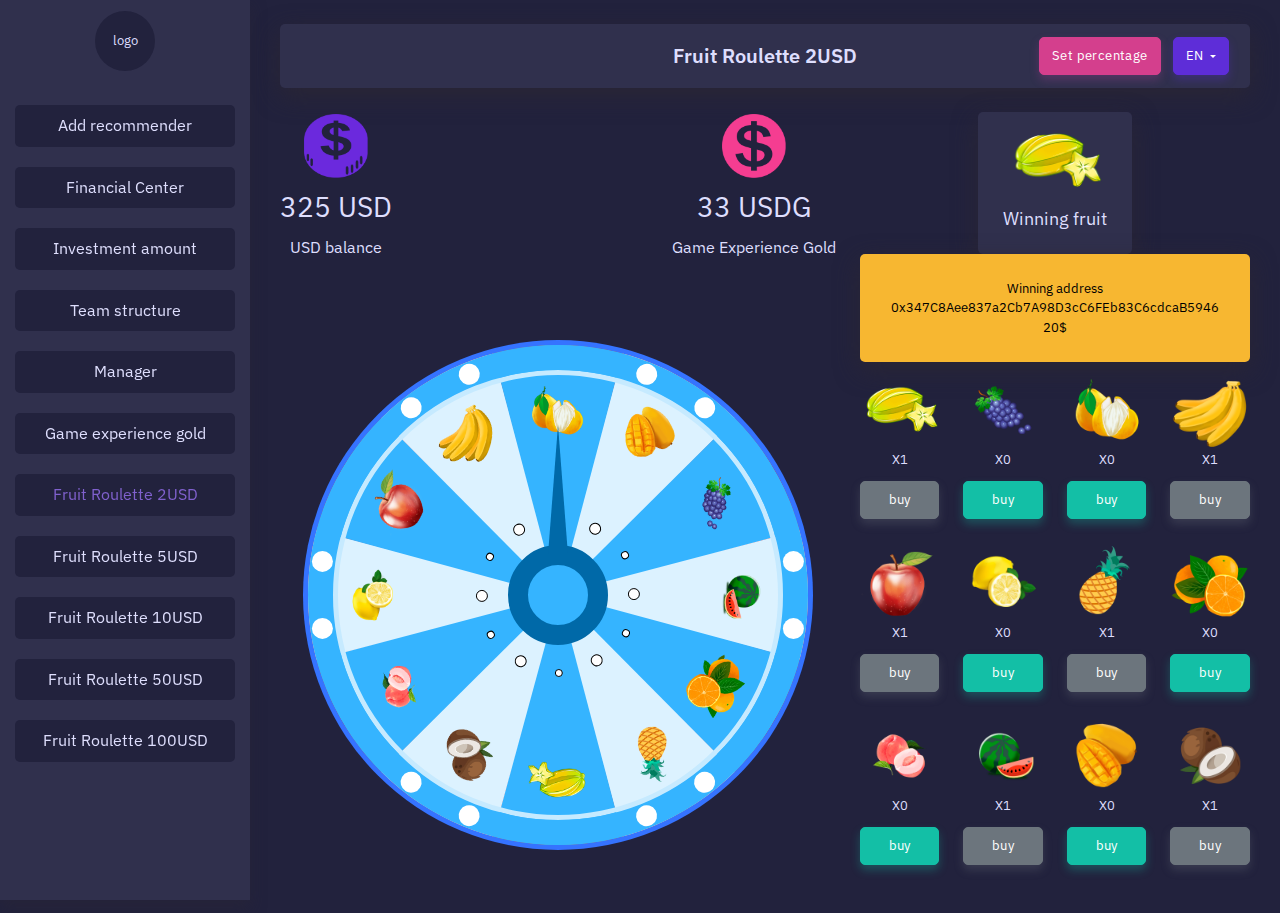
<file: Pages/roulette-2usd.html>
<!doctype html>
<html lang="en" dir="ltr">
<head>

    <!-- META DATA -->
    <meta charset="UTF-8">
    <meta name='viewport' content='width=device-width, initial-scale=1.0, user-scalable=0'>
    <meta http-equiv="X-UA-Compatible" content="IE=edge">
    <meta name="description" content="Volgh –  Bootstrap 4 Responsive Application Admin panel Theme Ui Kit & Premium Dashboard Design Modern Flat HTML Template">
    <meta name="author" content="Spruko Technologies Private Limited">
    <meta name="keywords" content="analytics dashboard, bootstrap 4 web app admin template, bootstrap admin panel, bootstrap admin template, bootstrap dashboard, bootstrap panel, Application dashboard design, dashboard design template, dashboard jquery clean html, dashboard template theme, dashboard responsive ui, html admin backend template ui kit, html flat dashboard template, it admin dashboard ui, premium modern html template">

    <!-- FAVICON -->
    <link rel="shortcut icon" type="image/x-icon" href="../assets/images/brand/favicon.ico" />

    <!-- TITLE -->
    <title>Volgh –  Bootstrap 4 Responsive Application Admin panel Theme Ui Kit & Premium Dashboard Design Modern Flat HTML Template</title>

    <!-- BOOTSTRAP CSS -->
    <link href="../assets/plugins/bootstrap/css/bootstrap.min.css" rel="stylesheet" />

    <!-- STYLE CSS -->
    <link href="../assets/css/style.css" rel="stylesheet"/>
    <link href="../assets/css/skin-modes.css" rel="stylesheet"/>
    <link href="../assets/css-dark/dark-style.css" rel="stylesheet"/>

    <!-- SIDE-MENU CSS -->
    <link href="../assets/plugins/sidemenu/sidemenu.css" rel="stylesheet">

    <!-- SINGLE-PAGE CSS -->
    <link href="../assets/plugins/single-page/css/main.css" rel="stylesheet" type="text/css">

    <!--C3 CHARTS CSS -->
    <link href="../assets/plugins/charts-c3/c3-chart.css" rel="stylesheet"/>

    <!-- CUSTOM SCROLL BAR CSS-->
    <link href="../assets/plugins/scroll-bar/jquery.mCustomScrollbar.css" rel="stylesheet"/>

    <!--- FONT-ICONS CSS -->
    <link href="../assets/css/icons.css" rel="stylesheet"/>

    <!-- SIDEBAR CSS -->
    <link href="../assets/plugins/sidebar/sidebar.css" rel="stylesheet">

    <!-- COLOR SKIN CSS -->
    <link id="theme" rel="stylesheet" type="text/css" media="all" href="../assets/colors/color1.css" />

    <!-- CUSTOM -->
    <link href="../assets/css/custom.css" rel="stylesheet">
</head>

<body class="dark-mode app sidebar-mini">

<!-- GLOBAL-LOADER -->
<!--<div id="global-loader">
    <img src="../assets/images/loader.svg" class="loader-img" alt="Loader">
</div>-->
<!-- /GLOBAL-LOADER -->

<!-- PAGE -->
<div class="page">
    <div class="page-main">

        <!--APP-SIDEBAR-->
        <div class="app-sidebar__overlay" data-toggle="sidebar"></div>
        <aside class="app-sidebar">
            <div class="side-header justify-content-center">
                <a class="header-brand1" href="index.html">
                    logo
                </a><!-- LOGO -->
            </div>
            <ul class="side-menu">
                <li>
                    <a class="side-menu__item" href="start.html">
                        <span class="side-menu__label">Add recommender</span>
                    </a>
                </li>
                <li>
                    <a class="side-menu__item" href="index.html">
                        <span class="side-menu__label">Financial Center</span>
                    </a>
                </li>
                <li>
                    <a class="side-menu__item" href="investment.html">
                        <span class="side-menu__label">Investment amount</span>
                    </a>
                </li>
                <li>
                    <a class="side-menu__item" href="team-structure.html">
                        <span class="side-menu__label">Team structure</span>
                    </a>
                </li>
                <li>
                    <a class="side-menu__item" href="manager.html">
                        <span class="side-menu__label">Manager</span>
                    </a>
                </li>
                <li>
                    <a class="side-menu__item" href="experience.html">
                        <span class="side-menu__label">Game experience gold</span>
                    </a>
                </li>
                <li>
                    <a class="side-menu__item" href="roulette-2usd.html">
                        <span class="side-menu__label">Fruit Roulette 2USD</span>
                    </a>
                </li>
                <li>
                    <a class="side-menu__item" href="roulette-5usd.html">
                        <span class="side-menu__label">Fruit Roulette 5USD</span>
                    </a>
                </li>
                <li>
                    <a class="side-menu__item" href="roulette-10usd.html">
                        <span class="side-menu__label">Fruit Roulette 10USD</span>
                    </a>
                </li>
                <li>
                    <a class="side-menu__item" href="roulette-50usd.html">
                        <span class="side-menu__label">Fruit Roulette 50USD</span>
                    </a>
                </li>
                <li>
                    <a class="side-menu__item" href="roulette-100usd.html">
                        <span class="side-menu__label">Fruit Roulette 100USD</span>
                    </a>
                </li>
            </ul>
        </aside>
        <!--/APP-SIDEBAR-->

        <!-- Mobile Header -->
        <div class="mobile-header">
            <div class="container-fluid">
                <div class="d-flex align-items-center">
                    <a aria-label="Hide Sidebar" class="app-sidebar__toggle mt-0" data-toggle="sidebar" href="#"></a><!-- sidebar-toggle-->
                    <a class="header-brand d-flex align-items-center" href="index.html">
                        logo
                    </a>
                    <div class="d-flex align-items-center ml-auto">
                        <button type="button" class="btn btn-secondary mr-3">
                            Set %
                        </button>
                        <div class="language-menu">
                            <button type="button" class="btn btn-primary dropdown-toggle d-flex align-items-center" data-toggle="dropdown">
                                <span class="mr-2">EN</span><span class="caret"></span>
                            </button>
                            <ul class="dropdown-menu" role="menu">
                                <li><a href="#">CH</a></li>
                                <li><a href="#">DE</a></li>
                                <li><a href="#">RU</a></li>
                                <li><a href="#">IT</a></li>
                            </ul>
                        </div>
                    </div>
                </div>
            </div>
        </div>
        <!-- /Mobile Header -->

        <!--app-content open-->
        <div class="app-content">
            <div class="side-app">

                <!-- PAGE-HEADER -->
                <div class="page-header">
                    <h1 class="page-title">Fruit Roulette 2USD</h1>
                    <div class="page-header__controls d-none d-md-flex align-items-center">
                        <button type="button" class="btn btn-secondary mr-3">
                            Set percentage
                        </button>

                        <div class="language-menu">
                            <button type="button" class="btn btn-primary dropdown-toggle" data-toggle="dropdown">
                                EN <span class="caret"></span>
                            </button>
                            <ul class="dropdown-menu" role="menu">
                                <li><a href="#">CH</a></li>
                                <li><a href="#">DE</a></li>
                                <li><a href="#">RU</a></li>
                                <li><a href="#">IT</a></li>
                            </ul>
                        </div>
                    </div>
                </div>
                <!-- PAGE-HEADER END -->

                <!-- ROW-1 OPEN -->
                <div class="row">
                    <div class="col-12 col-xl-7 mb-5">
                        <div class="row justify-content-between">
                            <div class="col-12 col-sm-auto">
                                <div class="counter-status text-center mb-5">
                                    <div class="counter-icon mx-auto">
                                        <img src="../assets/images/icons/icon-1.png" alt="img">
                                    </div>
                                    <h2 class="my-4"><span class="counter">1000</span> USD</h2>
                                    <h5 class="mb-0">USD balance</h5>
                                </div>
                            </div><!-- COL END -->
                            <div class="col-12 col-sm-auto">
                                <div class="counter-status text-center mb-5">
                                    <div class="counter-icon mx-auto">
                                        <img src="../assets/images/icons/icon-2.png" alt="img">
                                    </div>
                                    <h2 class="my-4"><span class="counter">100</span> USDG</h2>
                                    <h5 class="mb-0">Game Experience Gold</h5>
                                </div>
                            </div><!-- COL END -->

                        </div>

                        <div class="roulette-wrapper">
                            <div class="roulette">
                                <div class="roulette__decoration">
                                    <div class="roulette__dots">
                                        <div class="roulette__dot"></div>
                                        <div class="roulette__dot"></div>
                                    </div>
                                    <div class="roulette__dots"></div>
                                    <div class="roulette__dots">
                                        <div class="roulette__dot"></div>
                                        <div class="roulette__dot"></div>
                                    </div>
                                    <div class="roulette__dots"></div>
                                    <div class="roulette__dots">
                                        <div class="roulette__dot"></div>
                                        <div class="roulette__dot"></div>
                                    </div>
                                    <div class="roulette__dots"></div>
                                    <div class="roulette__dots">
                                        <div class="roulette__dot"></div>
                                        <div class="roulette__dot"></div>
                                    </div>
                                    <div class="roulette__dots"></div>
                                    <div class="roulette__dots">
                                        <div class="roulette__dot"></div>
                                        <div class="roulette__dot"></div>
                                    </div>
                                    <div class="roulette__dots"></div>
                                    <div class="roulette__dots">
                                        <div class="roulette__dot"></div>
                                        <div class="roulette__dot"></div>
                                    </div>
                                    <div class="roulette__dots"></div>
                                </div>

                                <ul class="roulette__list">
                                    <li class="roulette__item">
                                        <div class="roulette__data">
                                            <div class="roulette__image mx-auto mt-1">
                                                <img src="../assets/images/fruits/fruit-11.png" alt="img">
                                            </div>
                                            <div class="roulette__round"></div>
                                        </div>
                                    </li>
                                    <li class="roulette__item">
                                        <div class="roulette__data">
                                            <div class="roulette__image mx-auto mt-1">
                                                <img src="../assets/images/fruits/fruit-2.png" alt="img">
                                            </div>
                                            <div class="roulette__round"></div>
                                        </div>
                                    </li>
                                    <li class="roulette__item">
                                        <div class="roulette__data">
                                            <div class="roulette__image mx-auto mt-1">
                                                <img src="../assets/images/fruits/fruit-10.png" alt="img">
                                            </div>
                                            <div class="roulette__round"></div>
                                        </div>
                                    </li>
                                    <li class="roulette__item">
                                        <div class="roulette__data">
                                            <div class="roulette__image mx-auto mt-1">
                                                <img src="../assets/images/fruits/fruit-8.png" alt="img">
                                            </div>
                                            <div class="roulette__round"></div>
                                        </div>
                                    </li>
                                    <li class="roulette__item">
                                        <div class="roulette__data">
                                            <div class="roulette__image mx-auto mt-1">
                                                <img src="../assets/images/fruits/fruit-7.png" alt="img">
                                            </div>
                                            <div class="roulette__round"></div>
                                        </div>
                                    </li>
                                    <li class="roulette__item">
                                        <div class="roulette__data">
                                            <div class="roulette__image mx-auto mt-1">
                                                <img src="../assets/images/fruits/fruit-1.png" alt="img">
                                            </div>
                                            <div class="roulette__round"></div>
                                        </div>
                                    </li>
                                    <li class="roulette__item">
                                        <div class="roulette__data">
                                            <div class="roulette__image mx-auto mt-1">
                                                <img src="../assets/images/fruits/fruit-12.png" alt="img">
                                            </div>
                                            <div class="roulette__round"></div>
                                        </div>
                                    </li>
                                    <li class="roulette__item">
                                        <div class="roulette__data">
                                            <div class="roulette__image mx-auto mt-1">
                                                <img src="../assets/images/fruits/fruit-9.png" alt="img">
                                            </div>
                                            <div class="roulette__round"></div>
                                        </div>
                                    </li>
                                    <li class="roulette__item">
                                        <div class="roulette__data">
                                            <div class="roulette__image mx-auto mt-1">
                                                <img src="../assets/images/fruits/fruit-6.png" alt="img">
                                            </div>
                                            <div class="roulette__round"></div>
                                        </div>
                                    </li>
                                    <li class="roulette__item">
                                        <div class="roulette__data">
                                            <div class="roulette__image mx-auto mt-1">
                                                <img src="../assets/images/fruits/fruit-5.png" alt="img">
                                            </div>
                                            <div class="roulette__round"></div>
                                        </div>
                                    </li>
                                    <li class="roulette__item">
                                        <div class="roulette__data">
                                            <div class="roulette__image mx-auto mt-1">
                                                <img src="../assets/images/fruits/fruit-4.png" alt="img">
                                            </div>
                                            <div class="roulette__round"></div>
                                        </div>
                                    </li>
                                    <li class="roulette__item">
                                        <div class="roulette__data">
                                            <div class="roulette__image mx-auto mt-1">
                                                <img src="../assets/images/fruits/fruit-3.png" alt="img">
                                            </div>
                                            <div class="roulette__round"></div>
                                        </div>
                                    </li>

                                </ul>

                                <div class="roulette__result roulette__result_state_active">
                                    <div class="roulette__arrow"></div>
                                </div>
                            </div>
                        </div>
                    </div><!-- COL END -->

                    <div class="col-12 col-xl-5 mb-5">
                        <div class="row justify-content-center">
                            <div class="col-auto">
                                <div class="card mb-0">
                                    <div class="card-body text-center pt-0">
                                        <div class="theme-icon mx-auto">
                                            <img src="../assets/images/fruits/fruit-1.png" alt="img">
                                        </div>
                                        <h4 class="">Winning fruit</h4>
                                    </div>
                                </div>
                            </div><!-- COL END -->
                        </div>

                        <div class="card bg-warning mb-2">
                            <div class="card-body text-center">
                                <div>Winning address</div>
                                <div>0x347C8Aee837a2Cb7A98D3cC6FEb83C6cdcaB5946</div>
                                <div>20$</div>
                            </div>
                        </div>

                        <div class="purchase">
                            <div class="row">
                                <div class="col-4 col-sm-3 mb-5">
                                    <div class="theme-icon mx-auto">
                                        <img src="../assets/images/fruits/fruit-1.png" alt="img">
                                    </div>
                                    <div class="text-center mb-3">X1</div>
                                    <button type="button" class="btn btn-success btn-block" disabled>buy</button>
                                </div><!-- COL END -->
                                <div class="col-4 col-sm-3 mb-5">
                                    <div class="theme-icon mx-auto">
                                        <img src="../assets/images/fruits/fruit-2.png" alt="img">
                                    </div>
                                    <div class="text-center mb-3">X0</div>
                                    <button type="button" class="btn btn-success btn-block">buy</button>
                                </div><!-- COL END -->
                                <div class="col-4 col-sm-3 mb-5">
                                    <div class="theme-icon mx-auto">
                                        <img src="../assets/images/fruits/fruit-3.png" alt="img">
                                    </div>
                                    <div class="text-center mb-3">X0</div>
                                    <button type="button" class="btn btn-success btn-block">buy</button>
                                </div><!-- COL END -->
                                <div class="col-4 col-sm-3 mb-5">
                                    <div class="theme-icon mx-auto">
                                        <img src="../assets/images/fruits/fruit-4.png" alt="img">
                                    </div>
                                    <div class="text-center mb-3">X1</div>
                                    <button type="button" class="btn btn-success btn-block" disabled>buy</button>
                                </div><!-- COL END -->
                                <div class="col-4 col-sm-3 mb-5">
                                    <div class="theme-icon mx-auto">
                                        <img src="../assets/images/fruits/fruit-5.png" alt="img">
                                    </div>
                                    <div class="text-center mb-3">X1</div>
                                    <button type="button" class="btn btn-success btn-block" disabled>buy</button>
                                </div><!-- COL END -->
                                <div class="col-4 col-sm-3 mb-5">
                                    <div class="theme-icon mx-auto">
                                        <img src="../assets/images/fruits/fruit-6.png" alt="img">
                                    </div>
                                    <div class="text-center mb-3">X0</div>
                                    <button type="button" class="btn btn-success btn-block">buy</button>
                                </div><!-- COL END -->
                                <div class="col-4 col-sm-3 mb-5">
                                    <div class="theme-icon mx-auto">
                                        <img src="../assets/images/fruits/fruit-7.png" alt="img">
                                    </div>
                                    <div class="text-center mb-3">X1</div>
                                    <button type="button" class="btn btn-success btn-block" disabled>buy</button>
                                </div><!-- COL END -->
                                <div class="col-4 col-sm-3 mb-5">
                                    <div class="theme-icon mx-auto">
                                        <img src="../assets/images/fruits/fruit-8.png" alt="img">
                                    </div>
                                    <div class="text-center mb-3">X0</div>
                                    <button type="button" class="btn btn-success btn-block">buy</button>
                                </div><!-- COL END -->
                                <div class="col-4 col-sm-3 mb-5">
                                    <div class="theme-icon mx-auto">
                                        <img src="../assets/images/fruits/fruit-9.png" alt="img">
                                    </div>
                                    <div class="text-center mb-3">X0</div>
                                    <button type="button" class="btn btn-success btn-block">buy</button>
                                </div><!-- COL END -->
                                <div class="col-4 col-sm-3 mb-5">
                                    <div class="theme-icon mx-auto">
                                        <img src="../assets/images/fruits/fruit-10.png" alt="img">
                                    </div>
                                    <div class="text-center mb-3">X1</div>
                                    <button type="button" class="btn btn-success btn-block" disabled>buy</button>
                                </div><!-- COL END -->
                                <div class="col-4 col-sm-3 mb-5">
                                    <div class="theme-icon mx-auto">
                                        <img src="../assets/images/fruits/fruit-11.png" alt="img">
                                    </div>
                                    <div class="text-center mb-3">X0</div>
                                    <button type="button" class="btn btn-success btn-block">buy</button>
                                </div><!-- COL END -->
                                <div class="col-4 col-sm-3 mb-5">
                                    <div class="theme-icon mx-auto">
                                        <img src="../assets/images/fruits/fruit-12.png" alt="img">
                                    </div>
                                    <div class="text-center mb-3">X1</div>
                                    <button type="button" class="btn btn-success btn-block" disabled>buy</button>
                                </div><!-- COL END -->

                            </div>
                        </div>
                    </div><!-- COL END -->
                </div>
                <!-- ROW-1 CLOSED -->

            </div>
            <!-- CONTAINER CLOSED -->
        </div>
    </div>


</div>

<!-- BACK-TO-TOP -->
<a href="#top" id="back-to-top"><i class="fa fa-angle-up"></i></a>

<!-- JQUERY JS -->
<script src="../assets/js/jquery-3.4.1.min.js"></script>

<!-- BOOTSTRAP JS -->
<script src="../assets/plugins/bootstrap/js/bootstrap.bundle.min.js"></script>
<script src="../assets/plugins/bootstrap/js/popper.min.js"></script>

<!-- SPARKLINE JS-->
<!--		<script src="../assets/js/jquery.sparkline.min.js"></script>-->

<!-- CHART-CIRCLE JS-->
<!--		<script src="../assets/js/circle-progress.min.js"></script>-->

<!-- RATING STAR JS-->
<!--		<script src="../assets/plugins/rating/jquery.rating-stars.js"></script>-->

<!-- INPUT MASK JS-->
<script src="../assets/plugins/input-mask/jquery.mask.min.js"></script>

<!-- COUNTERS JS-->
<script src="../assets/plugins/counters/counterup.min.js"></script>
<script src="../assets/plugins/counters/waypoints.min.js"></script>
<script src="../assets/plugins/counters/counters-1.js"></script>

<!-- SIDE-MENU JS -->
<script src="../assets/plugins/sidemenu/sidemenu.js"></script>

<!-- CUSTOM SCROLL BAR JS-->
<script src="../assets/plugins/scroll-bar/jquery.mCustomScrollbar.concat.min.js"></script>

<!-- SIDEBAR JS -->
<!--		<script src="../assets/plugins/sidebar/sidebar.js"></script>-->

<!-- CUSTOM JS-->
<script src="../assets/js/custom.js"></script>

</body>
</html>
</file>
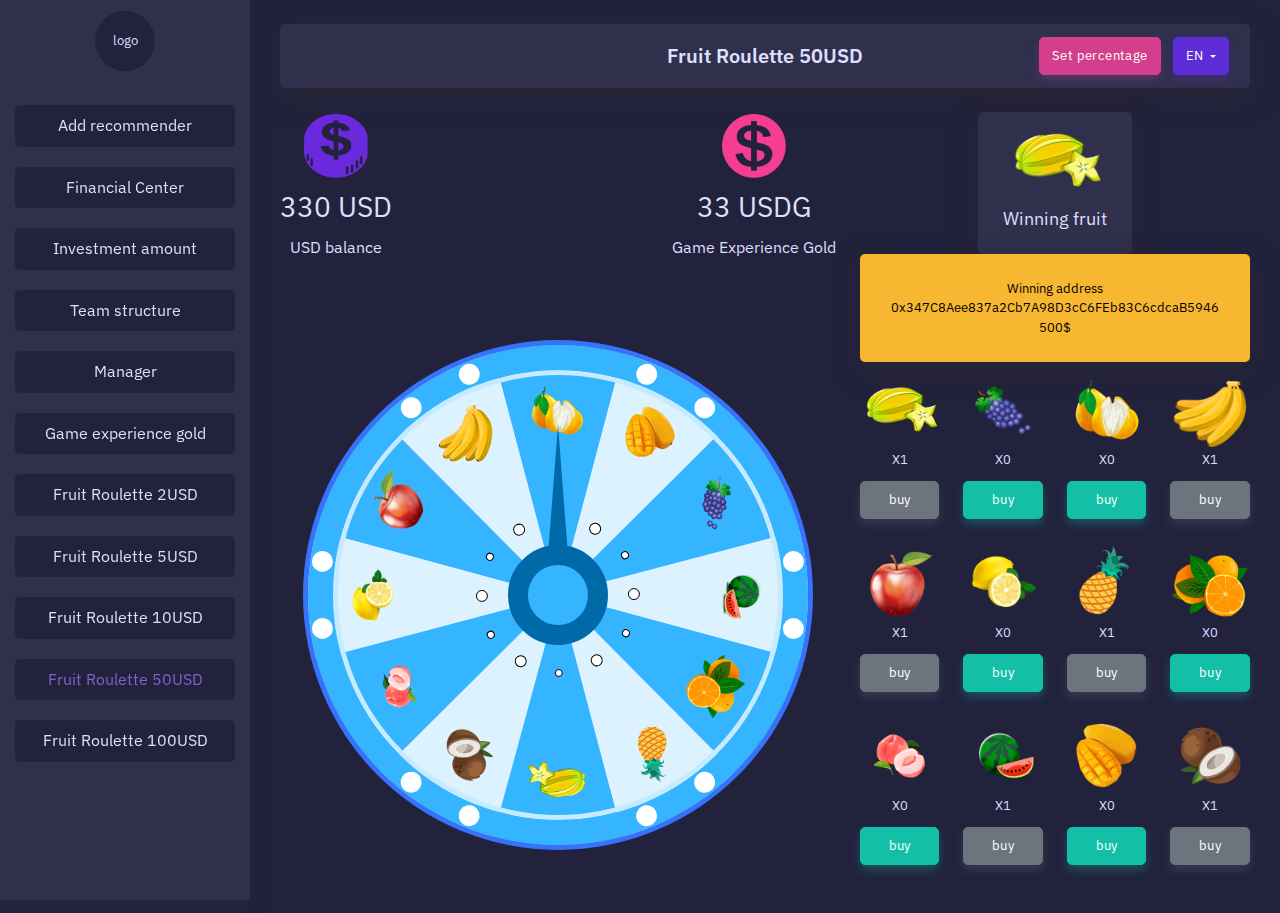
<file: Pages/roulette-50usd.html>
<!doctype html>
<html lang="en" dir="ltr">
<head>

    <!-- META DATA -->
    <meta charset="UTF-8">
    <meta name='viewport' content='width=device-width, initial-scale=1.0, user-scalable=0'>
    <meta http-equiv="X-UA-Compatible" content="IE=edge">
    <meta name="description" content="Volgh –  Bootstrap 4 Responsive Application Admin panel Theme Ui Kit & Premium Dashboard Design Modern Flat HTML Template">
    <meta name="author" content="Spruko Technologies Private Limited">
    <meta name="keywords" content="analytics dashboard, bootstrap 4 web app admin template, bootstrap admin panel, bootstrap admin template, bootstrap dashboard, bootstrap panel, Application dashboard design, dashboard design template, dashboard jquery clean html, dashboard template theme, dashboard responsive ui, html admin backend template ui kit, html flat dashboard template, it admin dashboard ui, premium modern html template">

    <!-- FAVICON -->
    <link rel="shortcut icon" type="image/x-icon" href="../assets/images/brand/favicon.ico" />

    <!-- TITLE -->
    <title>Volgh –  Bootstrap 4 Responsive Application Admin panel Theme Ui Kit & Premium Dashboard Design Modern Flat HTML Template</title>

    <!-- BOOTSTRAP CSS -->
    <link href="../assets/plugins/bootstrap/css/bootstrap.min.css" rel="stylesheet" />

    <!-- STYLE CSS -->
    <link href="../assets/css/style.css" rel="stylesheet"/>
    <link href="../assets/css/skin-modes.css" rel="stylesheet"/>
    <link href="../assets/css-dark/dark-style.css" rel="stylesheet"/>

    <!-- SIDE-MENU CSS -->
    <link href="../assets/plugins/sidemenu/sidemenu.css" rel="stylesheet">

    <!-- SINGLE-PAGE CSS -->
    <link href="../assets/plugins/single-page/css/main.css" rel="stylesheet" type="text/css">

    <!--C3 CHARTS CSS -->
    <link href="../assets/plugins/charts-c3/c3-chart.css" rel="stylesheet"/>

    <!-- CUSTOM SCROLL BAR CSS-->
    <link href="../assets/plugins/scroll-bar/jquery.mCustomScrollbar.css" rel="stylesheet"/>

    <!--- FONT-ICONS CSS -->
    <link href="../assets/css/icons.css" rel="stylesheet"/>

    <!-- SIDEBAR CSS -->
    <link href="../assets/plugins/sidebar/sidebar.css" rel="stylesheet">

    <!-- COLOR SKIN CSS -->
    <link id="theme" rel="stylesheet" type="text/css" media="all" href="../assets/colors/color1.css" />

    <!-- CUSTOM -->
    <link href="../assets/css/custom.css" rel="stylesheet">
</head>

<body class="dark-mode app sidebar-mini">

<!-- GLOBAL-LOADER -->
<!--<div id="global-loader">
    <img src="../assets/images/loader.svg" class="loader-img" alt="Loader">
</div>-->
<!-- /GLOBAL-LOADER -->

<!-- PAGE -->
<div class="page">
    <div class="page-main">

        <!--APP-SIDEBAR-->
        <div class="app-sidebar__overlay" data-toggle="sidebar"></div>
        <aside class="app-sidebar">
            <div class="side-header justify-content-center">
                <a class="header-brand1" href="index.html">
                    logo
                </a><!-- LOGO -->
            </div>
            <ul class="side-menu">
                <li>
                    <a class="side-menu__item" href="start.html">
                        <span class="side-menu__label">Add recommender</span>
                    </a>
                </li>
                <li>
                    <a class="side-menu__item" href="index.html">
                        <span class="side-menu__label">Financial Center</span>
                    </a>
                </li>
                <li>
                    <a class="side-menu__item" href="investment.html">
                        <span class="side-menu__label">Investment amount</span>
                    </a>
                </li>
                <li>
                    <a class="side-menu__item" href="team-structure.html">
                        <span class="side-menu__label">Team structure</span>
                    </a>
                </li>
                <li>
                    <a class="side-menu__item" href="manager.html">
                        <span class="side-menu__label">Manager</span>
                    </a>
                </li>
                <li>
                    <a class="side-menu__item" href="experience.html">
                        <span class="side-menu__label">Game experience gold</span>
                    </a>
                </li>
                <li>
                    <a class="side-menu__item" href="roulette-2usd.html">
                        <span class="side-menu__label">Fruit Roulette 2USD</span>
                    </a>
                </li>
                <li>
                    <a class="side-menu__item" href="roulette-5usd.html">
                        <span class="side-menu__label">Fruit Roulette 5USD</span>
                    </a>
                </li>
                <li>
                    <a class="side-menu__item" href="roulette-10usd.html">
                        <span class="side-menu__label">Fruit Roulette 10USD</span>
                    </a>
                </li>
                <li>
                    <a class="side-menu__item" href="roulette-50usd.html">
                        <span class="side-menu__label">Fruit Roulette 50USD</span>
                    </a>
                </li>
                <li>
                    <a class="side-menu__item" href="roulette-100usd.html">
                        <span class="side-menu__label">Fruit Roulette 100USD</span>
                    </a>
                </li>
            </ul>
        </aside>
        <!--/APP-SIDEBAR-->

        <!-- Mobile Header -->
        <div class="mobile-header">
            <div class="container-fluid">
                <div class="d-flex align-items-center">
                    <a aria-label="Hide Sidebar" class="app-sidebar__toggle mt-0" data-toggle="sidebar" href="#"></a><!-- sidebar-toggle-->
                    <a class="header-brand d-flex align-items-center" href="index.html">
                        logo
                    </a>
                    <div class="d-flex align-items-center ml-auto">
                        <button type="button" class="btn btn-secondary mr-3">
                            Set %
                        </button>
                        <div class="language-menu">
                            <button type="button" class="btn btn-primary dropdown-toggle d-flex align-items-center" data-toggle="dropdown">
                                <span class="mr-2">EN</span><span class="caret"></span>
                            </button>
                            <ul class="dropdown-menu" role="menu">
                                <li><a href="#">CH</a></li>
                                <li><a href="#">DE</a></li>
                                <li><a href="#">RU</a></li>
                                <li><a href="#">IT</a></li>
                            </ul>
                        </div>
                    </div>
                </div>
            </div>
        </div>
        <!-- /Mobile Header -->

        <!--app-content open-->
        <div class="app-content">
            <div class="side-app">

                <!-- PAGE-HEADER -->
                <div class="page-header">
                    <h1 class="page-title">Fruit Roulette 50USD</h1>
                    <div class="page-header__controls d-none d-md-flex align-items-center">
                        <button type="button" class="btn btn-secondary mr-3">
                            Set percentage
                        </button>

                        <div class="language-menu">
                            <button type="button" class="btn btn-primary dropdown-toggle" data-toggle="dropdown">
                                EN <span class="caret"></span>
                            </button>
                            <ul class="dropdown-menu" role="menu">
                                <li><a href="#">CH</a></li>
                                <li><a href="#">DE</a></li>
                                <li><a href="#">RU</a></li>
                                <li><a href="#">IT</a></li>
                            </ul>
                        </div>
                    </div>
                </div>
                <!-- PAGE-HEADER END -->

                <!-- ROW-1 OPEN -->
                <div class="row">
                    <div class="col-12 col-xl-7 mb-5">
                        <div class="row justify-content-between">
                            <div class="col-12 col-sm-auto">
                                <div class="counter-status text-center mb-5">
                                    <div class="counter-icon mx-auto">
                                        <img src="../assets/images/icons/icon-1.png" alt="img">
                                    </div>
                                    <h2 class="my-4"><span class="counter">1000</span> USD</h2>
                                    <h5 class="mb-0">USD balance</h5>
                                </div>
                            </div><!-- COL END -->
                            <div class="col-12 col-sm-auto">
                                <div class="counter-status text-center mb-5">
                                    <div class="counter-icon mx-auto">
                                        <img src="../assets/images/icons/icon-2.png" alt="img">
                                    </div>
                                    <h2 class="my-4"><span class="counter">100</span> USDG</h2>
                                    <h5 class="mb-0">Game Experience Gold</h5>
                                </div>
                            </div><!-- COL END -->

                        </div>

                        <div class="roulette-wrapper">
                            <div class="roulette">
                                <div class="roulette__decoration">
                                    <div class="roulette__dots">
                                        <div class="roulette__dot"></div>
                                        <div class="roulette__dot"></div>
                                    </div>
                                    <div class="roulette__dots"></div>
                                    <div class="roulette__dots">
                                        <div class="roulette__dot"></div>
                                        <div class="roulette__dot"></div>
                                    </div>
                                    <div class="roulette__dots"></div>
                                    <div class="roulette__dots">
                                        <div class="roulette__dot"></div>
                                        <div class="roulette__dot"></div>
                                    </div>
                                    <div class="roulette__dots"></div>
                                    <div class="roulette__dots">
                                        <div class="roulette__dot"></div>
                                        <div class="roulette__dot"></div>
                                    </div>
                                    <div class="roulette__dots"></div>
                                    <div class="roulette__dots">
                                        <div class="roulette__dot"></div>
                                        <div class="roulette__dot"></div>
                                    </div>
                                    <div class="roulette__dots"></div>
                                    <div class="roulette__dots">
                                        <div class="roulette__dot"></div>
                                        <div class="roulette__dot"></div>
                                    </div>
                                    <div class="roulette__dots"></div>
                                </div>

                                <ul class="roulette__list">
                                    <li class="roulette__item">
                                        <div class="roulette__data">
                                            <div class="roulette__image mx-auto mt-1">
                                                <img src="../assets/images/fruits/fruit-11.png" alt="img">
                                            </div>
                                            <div class="roulette__round"></div>
                                        </div>
                                    </li>
                                    <li class="roulette__item">
                                        <div class="roulette__data">
                                            <div class="roulette__image mx-auto mt-1">
                                                <img src="../assets/images/fruits/fruit-2.png" alt="img">
                                            </div>
                                            <div class="roulette__round"></div>
                                        </div>
                                    </li>
                                    <li class="roulette__item">
                                        <div class="roulette__data">
                                            <div class="roulette__image mx-auto mt-1">
                                                <img src="../assets/images/fruits/fruit-10.png" alt="img">
                                            </div>
                                            <div class="roulette__round"></div>
                                        </div>
                                    </li>
                                    <li class="roulette__item">
                                        <div class="roulette__data">
                                            <div class="roulette__image mx-auto mt-1">
                                                <img src="../assets/images/fruits/fruit-8.png" alt="img">
                                            </div>
                                            <div class="roulette__round"></div>
                                        </div>
                                    </li>
                                    <li class="roulette__item">
                                        <div class="roulette__data">
                                            <div class="roulette__image mx-auto mt-1">
                                                <img src="../assets/images/fruits/fruit-7.png" alt="img">
                                            </div>
                                            <div class="roulette__round"></div>
                                        </div>
                                    </li>
                                    <li class="roulette__item">
                                        <div class="roulette__data">
                                            <div class="roulette__image mx-auto mt-1">
                                                <img src="../assets/images/fruits/fruit-1.png" alt="img">
                                            </div>
                                            <div class="roulette__round"></div>
                                        </div>
                                    </li>
                                    <li class="roulette__item">
                                        <div class="roulette__data">
                                            <div class="roulette__image mx-auto mt-1">
                                                <img src="../assets/images/fruits/fruit-12.png" alt="img">
                                            </div>
                                            <div class="roulette__round"></div>
                                        </div>
                                    </li>
                                    <li class="roulette__item">
                                        <div class="roulette__data">
                                            <div class="roulette__image mx-auto mt-1">
                                                <img src="../assets/images/fruits/fruit-9.png" alt="img">
                                            </div>
                                            <div class="roulette__round"></div>
                                        </div>
                                    </li>
                                    <li class="roulette__item">
                                        <div class="roulette__data">
                                            <div class="roulette__image mx-auto mt-1">
                                                <img src="../assets/images/fruits/fruit-6.png" alt="img">
                                            </div>
                                            <div class="roulette__round"></div>
                                        </div>
                                    </li>
                                    <li class="roulette__item">
                                        <div class="roulette__data">
                                            <div class="roulette__image mx-auto mt-1">
                                                <img src="../assets/images/fruits/fruit-5.png" alt="img">
                                            </div>
                                            <div class="roulette__round"></div>
                                        </div>
                                    </li>
                                    <li class="roulette__item">
                                        <div class="roulette__data">
                                            <div class="roulette__image mx-auto mt-1">
                                                <img src="../assets/images/fruits/fruit-4.png" alt="img">
                                            </div>
                                            <div class="roulette__round"></div>
                                        </div>
                                    </li>
                                    <li class="roulette__item">
                                        <div class="roulette__data">
                                            <div class="roulette__image mx-auto mt-1">
                                                <img src="../assets/images/fruits/fruit-3.png" alt="img">
                                            </div>
                                            <div class="roulette__round"></div>
                                        </div>
                                    </li>

                                </ul>

                                <div class="roulette__result roulette__result_state_active">
                                    <div class="roulette__arrow"></div>
                                </div>
                            </div>
                        </div>
                    </div><!-- COL END -->

                    <div class="col-12 col-xl-5 mb-5">
                        <div class="row justify-content-center">
                            <div class="col-auto">
                                <div class="card mb-0">
                                    <div class="card-body text-center pt-0">
                                        <div class="theme-icon mx-auto">
                                            <img src="../assets/images/fruits/fruit-1.png" alt="img">
                                        </div>
                                        <h4 class="">Winning fruit</h4>
                                    </div>
                                </div>
                            </div><!-- COL END -->
                        </div>

                        <div class="card bg-warning mb-2">
                            <div class="card-body text-center">
                                <div>Winning address</div>
                                <div>0x347C8Aee837a2Cb7A98D3cC6FEb83C6cdcaB5946</div>
                                <div>500$</div>
                            </div>
                        </div>

                        <div class="purchase">
                            <div class="row">
                                <div class="col-4 col-sm-3 mb-5">
                                    <div class="theme-icon mx-auto">
                                        <img src="../assets/images/fruits/fruit-1.png" alt="img">
                                    </div>
                                    <div class="text-center mb-3">X1</div>
                                    <button type="button" class="btn btn-success btn-block" disabled>buy</button>
                                </div><!-- COL END -->
                                <div class="col-4 col-sm-3 mb-5">
                                    <div class="theme-icon mx-auto">
                                        <img src="../assets/images/fruits/fruit-2.png" alt="img">
                                    </div>
                                    <div class="text-center mb-3">X0</div>
                                    <button type="button" class="btn btn-success btn-block">buy</button>
                                </div><!-- COL END -->
                                <div class="col-4 col-sm-3 mb-5">
                                    <div class="theme-icon mx-auto">
                                        <img src="../assets/images/fruits/fruit-3.png" alt="img">
                                    </div>
                                    <div class="text-center mb-3">X0</div>
                                    <button type="button" class="btn btn-success btn-block">buy</button>
                                </div><!-- COL END -->
                                <div class="col-4 col-sm-3 mb-5">
                                    <div class="theme-icon mx-auto">
                                        <img src="../assets/images/fruits/fruit-4.png" alt="img">
                                    </div>
                                    <div class="text-center mb-3">X1</div>
                                    <button type="button" class="btn btn-success btn-block" disabled>buy</button>
                                </div><!-- COL END -->
                                <div class="col-4 col-sm-3 mb-5">
                                    <div class="theme-icon mx-auto">
                                        <img src="../assets/images/fruits/fruit-5.png" alt="img">
                                    </div>
                                    <div class="text-center mb-3">X1</div>
                                    <button type="button" class="btn btn-success btn-block" disabled>buy</button>
                                </div><!-- COL END -->
                                <div class="col-4 col-sm-3 mb-5">
                                    <div class="theme-icon mx-auto">
                                        <img src="../assets/images/fruits/fruit-6.png" alt="img">
                                    </div>
                                    <div class="text-center mb-3">X0</div>
                                    <button type="button" class="btn btn-success btn-block">buy</button>
                                </div><!-- COL END -->
                                <div class="col-4 col-sm-3 mb-5">
                                    <div class="theme-icon mx-auto">
                                        <img src="../assets/images/fruits/fruit-7.png" alt="img">
                                    </div>
                                    <div class="text-center mb-3">X1</div>
                                    <button type="button" class="btn btn-success btn-block" disabled>buy</button>
                                </div><!-- COL END -->
                                <div class="col-4 col-sm-3 mb-5">
                                    <div class="theme-icon mx-auto">
                                        <img src="../assets/images/fruits/fruit-8.png" alt="img">
                                    </div>
                                    <div class="text-center mb-3">X0</div>
                                    <button type="button" class="btn btn-success btn-block">buy</button>
                                </div><!-- COL END -->
                                <div class="col-4 col-sm-3 mb-5">
                                    <div class="theme-icon mx-auto">
                                        <img src="../assets/images/fruits/fruit-9.png" alt="img">
                                    </div>
                                    <div class="text-center mb-3">X0</div>
                                    <button type="button" class="btn btn-success btn-block">buy</button>
                                </div><!-- COL END -->
                                <div class="col-4 col-sm-3 mb-5">
                                    <div class="theme-icon mx-auto">
                                        <img src="../assets/images/fruits/fruit-10.png" alt="img">
                                    </div>
                                    <div class="text-center mb-3">X1</div>
                                    <button type="button" class="btn btn-success btn-block" disabled>buy</button>
                                </div><!-- COL END -->
                                <div class="col-4 col-sm-3 mb-5">
                                    <div class="theme-icon mx-auto">
                                        <img src="../assets/images/fruits/fruit-11.png" alt="img">
                                    </div>
                                    <div class="text-center mb-3">X0</div>
                                    <button type="button" class="btn btn-success btn-block">buy</button>
                                </div><!-- COL END -->
                                <div class="col-4 col-sm-3 mb-5">
                                    <div class="theme-icon mx-auto">
                                        <img src="../assets/images/fruits/fruit-12.png" alt="img">
                                    </div>
                                    <div class="text-center mb-3">X1</div>
                                    <button type="button" class="btn btn-success btn-block" disabled>buy</button>
                                </div><!-- COL END -->

                            </div>
                        </div>
                    </div><!-- COL END -->
                </div>
                <!-- ROW-1 CLOSED -->

            </div>
            <!-- CONTAINER CLOSED -->
        </div>
    </div>


</div>

<!-- BACK-TO-TOP -->
<a href="#top" id="back-to-top"><i class="fa fa-angle-up"></i></a>

<!-- JQUERY JS -->
<script src="../assets/js/jquery-3.4.1.min.js"></script>

<!-- BOOTSTRAP JS -->
<script src="../assets/plugins/bootstrap/js/bootstrap.bundle.min.js"></script>
<script src="../assets/plugins/bootstrap/js/popper.min.js"></script>

<!-- SPARKLINE JS-->
<!--		<script src="../assets/js/jquery.sparkline.min.js"></script>-->

<!-- CHART-CIRCLE JS-->
<!--		<script src="../assets/js/circle-progress.min.js"></script>-->

<!-- RATING STAR JS-->
<!--		<script src="../assets/plugins/rating/jquery.rating-stars.js"></script>-->

<!-- INPUT MASK JS-->
<script src="../assets/plugins/input-mask/jquery.mask.min.js"></script>

<!-- COUNTERS JS-->
<script src="../assets/plugins/counters/counterup.min.js"></script>
<script src="../assets/plugins/counters/waypoints.min.js"></script>
<script src="../assets/plugins/counters/counters-1.js"></script>

<!-- SIDE-MENU JS -->
<script src="../assets/plugins/sidemenu/sidemenu.js"></script>

<!-- CUSTOM SCROLL BAR JS-->
<script src="../assets/plugins/scroll-bar/jquery.mCustomScrollbar.concat.min.js"></script>

<!-- SIDEBAR JS -->
<!--		<script src="../assets/plugins/sidebar/sidebar.js"></script>-->

<!-- CUSTOM JS-->
<script src="../assets/js/custom.js"></script>

</body>
</html>
</file>
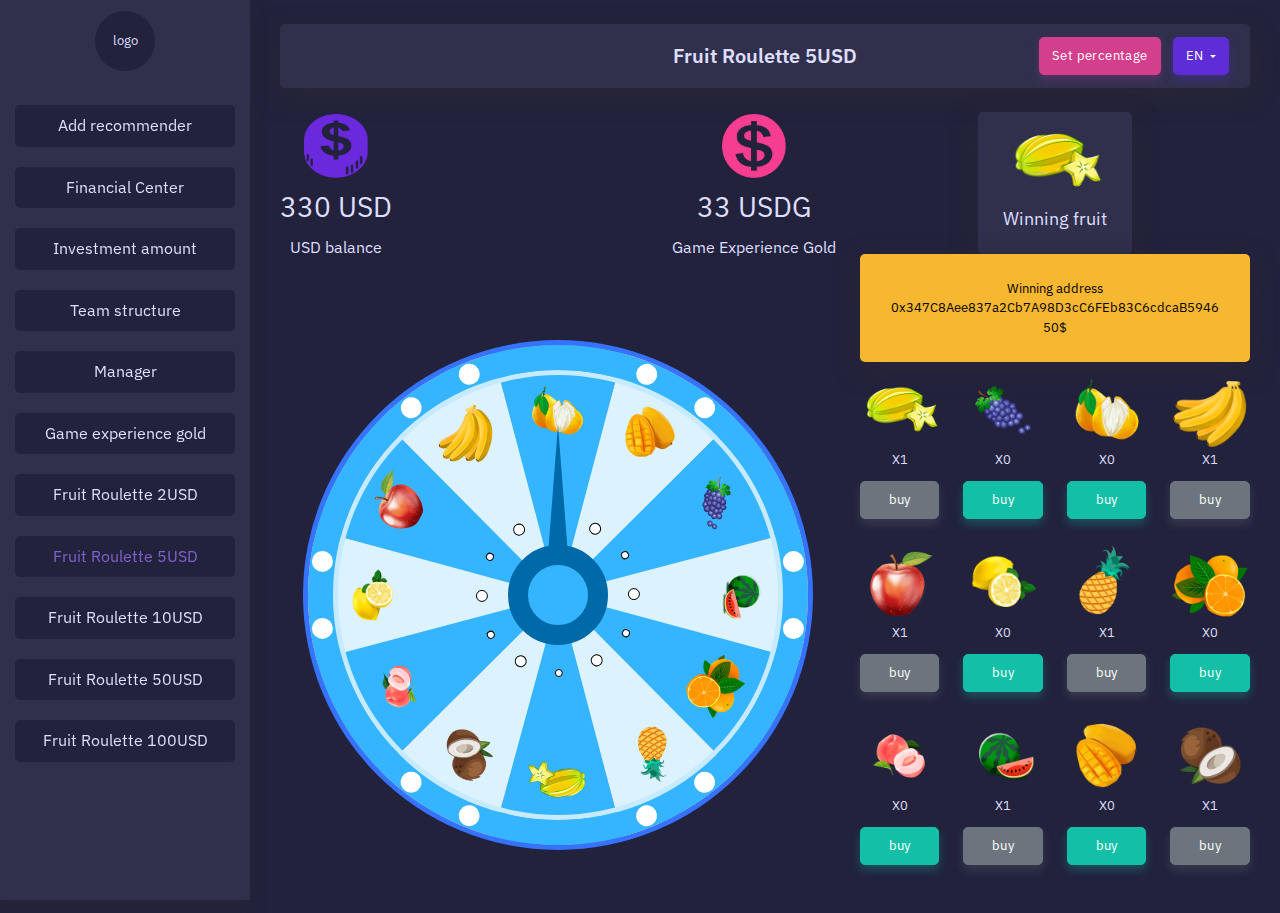
<file: Pages/roulette-5usd.html>
<!doctype html>
<html lang="en" dir="ltr">
<head>

    <!-- META DATA -->
    <meta charset="UTF-8">
    <meta name='viewport' content='width=device-width, initial-scale=1.0, user-scalable=0'>
    <meta http-equiv="X-UA-Compatible" content="IE=edge">
    <meta name="description" content="Volgh –  Bootstrap 4 Responsive Application Admin panel Theme Ui Kit & Premium Dashboard Design Modern Flat HTML Template">
    <meta name="author" content="Spruko Technologies Private Limited">
    <meta name="keywords" content="analytics dashboard, bootstrap 4 web app admin template, bootstrap admin panel, bootstrap admin template, bootstrap dashboard, bootstrap panel, Application dashboard design, dashboard design template, dashboard jquery clean html, dashboard template theme, dashboard responsive ui, html admin backend template ui kit, html flat dashboard template, it admin dashboard ui, premium modern html template">

    <!-- FAVICON -->
    <link rel="shortcut icon" type="image/x-icon" href="../assets/images/brand/favicon.ico" />

    <!-- TITLE -->
    <title>Volgh –  Bootstrap 4 Responsive Application Admin panel Theme Ui Kit & Premium Dashboard Design Modern Flat HTML Template</title>

    <!-- BOOTSTRAP CSS -->
    <link href="../assets/plugins/bootstrap/css/bootstrap.min.css" rel="stylesheet" />

    <!-- STYLE CSS -->
    <link href="../assets/css/style.css" rel="stylesheet"/>
    <link href="../assets/css/skin-modes.css" rel="stylesheet"/>
    <link href="../assets/css-dark/dark-style.css" rel="stylesheet"/>

    <!-- SIDE-MENU CSS -->
    <link href="../assets/plugins/sidemenu/sidemenu.css" rel="stylesheet">

    <!-- SINGLE-PAGE CSS -->
    <link href="../assets/plugins/single-page/css/main.css" rel="stylesheet" type="text/css">

    <!--C3 CHARTS CSS -->
    <link href="../assets/plugins/charts-c3/c3-chart.css" rel="stylesheet"/>

    <!-- CUSTOM SCROLL BAR CSS-->
    <link href="../assets/plugins/scroll-bar/jquery.mCustomScrollbar.css" rel="stylesheet"/>

    <!--- FONT-ICONS CSS -->
    <link href="../assets/css/icons.css" rel="stylesheet"/>

    <!-- SIDEBAR CSS -->
    <link href="../assets/plugins/sidebar/sidebar.css" rel="stylesheet">

    <!-- COLOR SKIN CSS -->
    <link id="theme" rel="stylesheet" type="text/css" media="all" href="../assets/colors/color1.css" />

    <!-- CUSTOM -->
    <link href="../assets/css/custom.css" rel="stylesheet">
</head>

<body class="dark-mode app sidebar-mini">

<!-- GLOBAL-LOADER -->
<!--<div id="global-loader">
    <img src="../assets/images/loader.svg" class="loader-img" alt="Loader">
</div>-->
<!-- /GLOBAL-LOADER -->

<!-- PAGE -->
<div class="page">
    <div class="page-main">

        <!--APP-SIDEBAR-->
        <div class="app-sidebar__overlay" data-toggle="sidebar"></div>
        <aside class="app-sidebar">
            <div class="side-header justify-content-center">
                <a class="header-brand1" href="index.html">
                    logo
                </a><!-- LOGO -->
            </div>
            <ul class="side-menu">
                <li>
                    <a class="side-menu__item" href="start.html">
                        <span class="side-menu__label">Add recommender</span>
                    </a>
                </li>
                <li>
                    <a class="side-menu__item" href="index.html">
                        <span class="side-menu__label">Financial Center</span>
                    </a>
                </li>
                <li>
                    <a class="side-menu__item" href="investment.html">
                        <span class="side-menu__label">Investment amount</span>
                    </a>
                </li>
                <li>
                    <a class="side-menu__item" href="team-structure.html">
                        <span class="side-menu__label">Team structure</span>
                    </a>
                </li>
                <li>
                    <a class="side-menu__item" href="manager.html">
                        <span class="side-menu__label">Manager</span>
                    </a>
                </li>
                <li>
                    <a class="side-menu__item" href="experience.html">
                        <span class="side-menu__label">Game experience gold</span>
                    </a>
                </li>
                <li>
                    <a class="side-menu__item" href="roulette-2usd.html">
                        <span class="side-menu__label">Fruit Roulette 2USD</span>
                    </a>
                </li>
                <li>
                    <a class="side-menu__item" href="roulette-5usd.html">
                        <span class="side-menu__label">Fruit Roulette 5USD</span>
                    </a>
                </li>
                <li>
                    <a class="side-menu__item" href="roulette-10usd.html">
                        <span class="side-menu__label">Fruit Roulette 10USD</span>
                    </a>
                </li>
                <li>
                    <a class="side-menu__item" href="roulette-50usd.html">
                        <span class="side-menu__label">Fruit Roulette 50USD</span>
                    </a>
                </li>
                <li>
                    <a class="side-menu__item" href="roulette-100usd.html">
                        <span class="side-menu__label">Fruit Roulette 100USD</span>
                    </a>
                </li>
            </ul>
        </aside>
        <!--/APP-SIDEBAR-->

        <!-- Mobile Header -->
        <div class="mobile-header">
            <div class="container-fluid">
                <div class="d-flex align-items-center">
                    <a aria-label="Hide Sidebar" class="app-sidebar__toggle mt-0" data-toggle="sidebar" href="#"></a><!-- sidebar-toggle-->
                    <a class="header-brand d-flex align-items-center" href="index.html">
                        logo
                    </a>
                    <div class="d-flex align-items-center ml-auto">
                        <button type="button" class="btn btn-secondary mr-3">
                            Set %
                        </button>
                        <div class="language-menu">
                            <button type="button" class="btn btn-primary dropdown-toggle d-flex align-items-center" data-toggle="dropdown">
                                <span class="mr-2">EN</span><span class="caret"></span>
                            </button>
                            <ul class="dropdown-menu" role="menu">
                                <li><a href="#">CH</a></li>
                                <li><a href="#">DE</a></li>
                                <li><a href="#">RU</a></li>
                                <li><a href="#">IT</a></li>
                            </ul>
                        </div>
                    </div>
                </div>
            </div>
        </div>
        <!-- /Mobile Header -->

        <!--app-content open-->
        <div class="app-content">
            <div class="side-app">

                <!-- PAGE-HEADER -->
                <div class="page-header">
                    <h1 class="page-title">Fruit Roulette 5USD</h1>
                    <div class="page-header__controls d-none d-md-flex align-items-center">
                        <button type="button" class="btn btn-secondary mr-3">
                            Set percentage
                        </button>

                        <div class="language-menu">
                            <button type="button" class="btn btn-primary dropdown-toggle" data-toggle="dropdown">
                                EN <span class="caret"></span>
                            </button>
                            <ul class="dropdown-menu" role="menu">
                                <li><a href="#">CH</a></li>
                                <li><a href="#">DE</a></li>
                                <li><a href="#">RU</a></li>
                                <li><a href="#">IT</a></li>
                            </ul>
                        </div>
                    </div>
                </div>
                <!-- PAGE-HEADER END -->

                <!-- ROW-1 OPEN -->
                <div class="row">
                    <div class="col-12 col-xl-7 mb-5">
                        <div class="row justify-content-between">
                            <div class="col-12 col-sm-auto">
                                <div class="counter-status text-center mb-5">
                                    <div class="counter-icon mx-auto">
                                        <img src="../assets/images/icons/icon-1.png" alt="img">
                                    </div>
                                    <h2 class="my-4"><span class="counter">1000</span> USD</h2>
                                    <h5 class="mb-0">USD balance</h5>
                                </div>
                            </div><!-- COL END -->
                            <div class="col-12 col-sm-auto">
                                <div class="counter-status text-center mb-5">
                                    <div class="counter-icon mx-auto">
                                        <img src="../assets/images/icons/icon-2.png" alt="img">
                                    </div>
                                    <h2 class="my-4"><span class="counter">100</span> USDG</h2>
                                    <h5 class="mb-0">Game Experience Gold</h5>
                                </div>
                            </div><!-- COL END -->

                        </div>

                        <div class="roulette-wrapper">
                            <div class="roulette">
                                <div class="roulette__decoration">
                                    <div class="roulette__dots">
                                        <div class="roulette__dot"></div>
                                        <div class="roulette__dot"></div>
                                    </div>
                                    <div class="roulette__dots"></div>
                                    <div class="roulette__dots">
                                        <div class="roulette__dot"></div>
                                        <div class="roulette__dot"></div>
                                    </div>
                                    <div class="roulette__dots"></div>
                                    <div class="roulette__dots">
                                        <div class="roulette__dot"></div>
                                        <div class="roulette__dot"></div>
                                    </div>
                                    <div class="roulette__dots"></div>
                                    <div class="roulette__dots">
                                        <div class="roulette__dot"></div>
                                        <div class="roulette__dot"></div>
                                    </div>
                                    <div class="roulette__dots"></div>
                                    <div class="roulette__dots">
                                        <div class="roulette__dot"></div>
                                        <div class="roulette__dot"></div>
                                    </div>
                                    <div class="roulette__dots"></div>
                                    <div class="roulette__dots">
                                        <div class="roulette__dot"></div>
                                        <div class="roulette__dot"></div>
                                    </div>
                                    <div class="roulette__dots"></div>
                                </div>

                                <ul class="roulette__list">
                                    <li class="roulette__item">
                                        <div class="roulette__data">
                                            <div class="roulette__image mx-auto mt-1">
                                                <img src="../assets/images/fruits/fruit-11.png" alt="img">
                                            </div>
                                            <div class="roulette__round"></div>
                                        </div>
                                    </li>
                                    <li class="roulette__item">
                                        <div class="roulette__data">
                                            <div class="roulette__image mx-auto mt-1">
                                                <img src="../assets/images/fruits/fruit-2.png" alt="img">
                                            </div>
                                            <div class="roulette__round"></div>
                                        </div>
                                    </li>
                                    <li class="roulette__item">
                                        <div class="roulette__data">
                                            <div class="roulette__image mx-auto mt-1">
                                                <img src="../assets/images/fruits/fruit-10.png" alt="img">
                                            </div>
                                            <div class="roulette__round"></div>
                                        </div>
                                    </li>
                                    <li class="roulette__item">
                                        <div class="roulette__data">
                                            <div class="roulette__image mx-auto mt-1">
                                                <img src="../assets/images/fruits/fruit-8.png" alt="img">
                                            </div>
                                            <div class="roulette__round"></div>
                                        </div>
                                    </li>
                                    <li class="roulette__item">
                                        <div class="roulette__data">
                                            <div class="roulette__image mx-auto mt-1">
                                                <img src="../assets/images/fruits/fruit-7.png" alt="img">
                                            </div>
                                            <div class="roulette__round"></div>
                                        </div>
                                    </li>
                                    <li class="roulette__item">
                                        <div class="roulette__data">
                                            <div class="roulette__image mx-auto mt-1">
                                                <img src="../assets/images/fruits/fruit-1.png" alt="img">
                                            </div>
                                            <div class="roulette__round"></div>
                                        </div>
                                    </li>
                                    <li class="roulette__item">
                                        <div class="roulette__data">
                                            <div class="roulette__image mx-auto mt-1">
                                                <img src="../assets/images/fruits/fruit-12.png" alt="img">
                                            </div>
                                            <div class="roulette__round"></div>
                                        </div>
                                    </li>
                                    <li class="roulette__item">
                                        <div class="roulette__data">
                                            <div class="roulette__image mx-auto mt-1">
                                                <img src="../assets/images/fruits/fruit-9.png" alt="img">
                                            </div>
                                            <div class="roulette__round"></div>
                                        </div>
                                    </li>
                                    <li class="roulette__item">
                                        <div class="roulette__data">
                                            <div class="roulette__image mx-auto mt-1">
                                                <img src="../assets/images/fruits/fruit-6.png" alt="img">
                                            </div>
                                            <div class="roulette__round"></div>
                                        </div>
                                    </li>
                                    <li class="roulette__item">
                                        <div class="roulette__data">
                                            <div class="roulette__image mx-auto mt-1">
                                                <img src="../assets/images/fruits/fruit-5.png" alt="img">
                                            </div>
                                            <div class="roulette__round"></div>
                                        </div>
                                    </li>
                                    <li class="roulette__item">
                                        <div class="roulette__data">
                                            <div class="roulette__image mx-auto mt-1">
                                                <img src="../assets/images/fruits/fruit-4.png" alt="img">
                                            </div>
                                            <div class="roulette__round"></div>
                                        </div>
                                    </li>
                                    <li class="roulette__item">
                                        <div class="roulette__data">
                                            <div class="roulette__image mx-auto mt-1">
                                                <img src="../assets/images/fruits/fruit-3.png" alt="img">
                                            </div>
                                            <div class="roulette__round"></div>
                                        </div>
                                    </li>

                                </ul>

                                <div class="roulette__result roulette__result_state_active">
                                    <div class="roulette__arrow"></div>
                                </div>
                            </div>
                        </div>
                    </div><!-- COL END -->

                    <div class="col-12 col-xl-5 mb-5">
                        <div class="row justify-content-center">
                            <div class="col-auto">
                                <div class="card mb-0">
                                    <div class="card-body text-center pt-0">
                                        <div class="theme-icon mx-auto">
                                            <img src="../assets/images/fruits/fruit-1.png" alt="img">
                                        </div>
                                        <h4 class="">Winning fruit</h4>
                                    </div>
                                </div>
                            </div><!-- COL END -->
                        </div>

                        <div class="card bg-warning mb-2">
                            <div class="card-body text-center">
                                <div>Winning address</div>
                                <div>0x347C8Aee837a2Cb7A98D3cC6FEb83C6cdcaB5946</div>
                                <div>50$</div>
                            </div>
                        </div>

                        <div class="purchase">
                            <div class="row">
                                <div class="col-4 col-sm-3 mb-5">
                                    <div class="theme-icon mx-auto">
                                        <img src="../assets/images/fruits/fruit-1.png" alt="img">
                                    </div>
                                    <div class="text-center mb-3">X1</div>
                                    <button type="button" class="btn btn-success btn-block" disabled>buy</button>
                                </div><!-- COL END -->
                                <div class="col-4 col-sm-3 mb-5">
                                    <div class="theme-icon mx-auto">
                                        <img src="../assets/images/fruits/fruit-2.png" alt="img">
                                    </div>
                                    <div class="text-center mb-3">X0</div>
                                    <button type="button" class="btn btn-success btn-block">buy</button>
                                </div><!-- COL END -->
                                <div class="col-4 col-sm-3 mb-5">
                                    <div class="theme-icon mx-auto">
                                        <img src="../assets/images/fruits/fruit-3.png" alt="img">
                                    </div>
                                    <div class="text-center mb-3">X0</div>
                                    <button type="button" class="btn btn-success btn-block">buy</button>
                                </div><!-- COL END -->
                                <div class="col-4 col-sm-3 mb-5">
                                    <div class="theme-icon mx-auto">
                                        <img src="../assets/images/fruits/fruit-4.png" alt="img">
                                    </div>
                                    <div class="text-center mb-3">X1</div>
                                    <button type="button" class="btn btn-success btn-block" disabled>buy</button>
                                </div><!-- COL END -->
                                <div class="col-4 col-sm-3 mb-5">
                                    <div class="theme-icon mx-auto">
                                        <img src="../assets/images/fruits/fruit-5.png" alt="img">
                                    </div>
                                    <div class="text-center mb-3">X1</div>
                                    <button type="button" class="btn btn-success btn-block" disabled>buy</button>
                                </div><!-- COL END -->
                                <div class="col-4 col-sm-3 mb-5">
                                    <div class="theme-icon mx-auto">
                                        <img src="../assets/images/fruits/fruit-6.png" alt="img">
                                    </div>
                                    <div class="text-center mb-3">X0</div>
                                    <button type="button" class="btn btn-success btn-block">buy</button>
                                </div><!-- COL END -->
                                <div class="col-4 col-sm-3 mb-5">
                                    <div class="theme-icon mx-auto">
                                        <img src="../assets/images/fruits/fruit-7.png" alt="img">
                                    </div>
                                    <div class="text-center mb-3">X1</div>
                                    <button type="button" class="btn btn-success btn-block" disabled>buy</button>
                                </div><!-- COL END -->
                                <div class="col-4 col-sm-3 mb-5">
                                    <div class="theme-icon mx-auto">
                                        <img src="../assets/images/fruits/fruit-8.png" alt="img">
                                    </div>
                                    <div class="text-center mb-3">X0</div>
                                    <button type="button" class="btn btn-success btn-block">buy</button>
                                </div><!-- COL END -->
                                <div class="col-4 col-sm-3 mb-5">
                                    <div class="theme-icon mx-auto">
                                        <img src="../assets/images/fruits/fruit-9.png" alt="img">
                                    </div>
                                    <div class="text-center mb-3">X0</div>
                                    <button type="button" class="btn btn-success btn-block">buy</button>
                                </div><!-- COL END -->
                                <div class="col-4 col-sm-3 mb-5">
                                    <div class="theme-icon mx-auto">
                                        <img src="../assets/images/fruits/fruit-10.png" alt="img">
                                    </div>
                                    <div class="text-center mb-3">X1</div>
                                    <button type="button" class="btn btn-success btn-block" disabled>buy</button>
                                </div><!-- COL END -->
                                <div class="col-4 col-sm-3 mb-5">
                                    <div class="theme-icon mx-auto">
                                        <img src="../assets/images/fruits/fruit-11.png" alt="img">
                                    </div>
                                    <div class="text-center mb-3">X0</div>
                                    <button type="button" class="btn btn-success btn-block">buy</button>
                                </div><!-- COL END -->
                                <div class="col-4 col-sm-3 mb-5">
                                    <div class="theme-icon mx-auto">
                                        <img src="../assets/images/fruits/fruit-12.png" alt="img">
                                    </div>
                                    <div class="text-center mb-3">X1</div>
                                    <button type="button" class="btn btn-success btn-block" disabled>buy</button>
                                </div><!-- COL END -->

                            </div>
                        </div>
                    </div><!-- COL END -->
                </div>
                <!-- ROW-1 CLOSED -->

            </div>
            <!-- CONTAINER CLOSED -->
        </div>
    </div>


</div>

<!-- BACK-TO-TOP -->
<a href="#top" id="back-to-top"><i class="fa fa-angle-up"></i></a>

<!-- JQUERY JS -->
<script src="../assets/js/jquery-3.4.1.min.js"></script>

<!-- BOOTSTRAP JS -->
<script src="../assets/plugins/bootstrap/js/bootstrap.bundle.min.js"></script>
<script src="../assets/plugins/bootstrap/js/popper.min.js"></script>

<!-- SPARKLINE JS-->
<!--		<script src="../assets/js/jquery.sparkline.min.js"></script>-->

<!-- CHART-CIRCLE JS-->
<!--		<script src="../assets/js/circle-progress.min.js"></script>-->

<!-- RATING STAR JS-->
<!--		<script src="../assets/plugins/rating/jquery.rating-stars.js"></script>-->

<!-- INPUT MASK JS-->
<script src="../assets/plugins/input-mask/jquery.mask.min.js"></script>

<!-- COUNTERS JS-->
<script src="../assets/plugins/counters/counterup.min.js"></script>
<script src="../assets/plugins/counters/waypoints.min.js"></script>
<script src="../assets/plugins/counters/counters-1.js"></script>

<!-- SIDE-MENU JS -->
<script src="../assets/plugins/sidemenu/sidemenu.js"></script>

<!-- CUSTOM SCROLL BAR JS-->
<script src="../assets/plugins/scroll-bar/jquery.mCustomScrollbar.concat.min.js"></script>

<!-- SIDEBAR JS -->
<!--		<script src="../assets/plugins/sidebar/sidebar.js"></script>-->

<!-- CUSTOM JS-->
<script src="../assets/js/custom.js"></script>

</body>
</html>
</file>
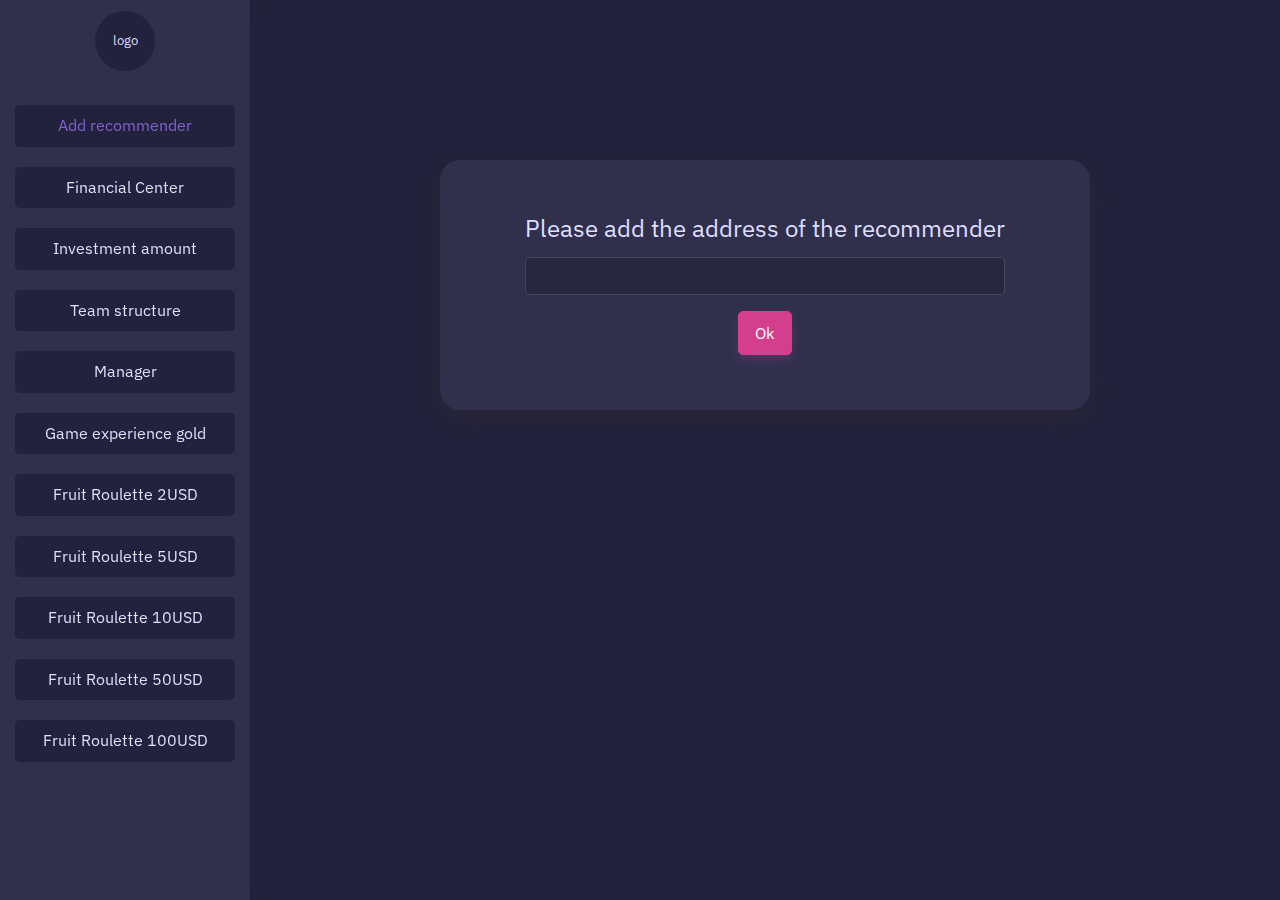
<file: Pages/start.html>
<!doctype html>
<html lang="en" dir="ltr">
<head>

    <!-- META DATA -->
    <meta charset="UTF-8">
    <meta name='viewport' content='width=device-width, initial-scale=1.0, user-scalable=0'>
    <meta http-equiv="X-UA-Compatible" content="IE=edge">
    <meta name="description" content="Volgh –  Bootstrap 4 Responsive Application Admin panel Theme Ui Kit & Premium Dashboard Design Modern Flat HTML Template">
    <meta name="author" content="Spruko Technologies Private Limited">
    <meta name="keywords" content="analytics dashboard, bootstrap 4 web app admin template, bootstrap admin panel, bootstrap admin template, bootstrap dashboard, bootstrap panel, Application dashboard design, dashboard design template, dashboard jquery clean html, dashboard template theme, dashboard responsive ui, html admin backend template ui kit, html flat dashboard template, it admin dashboard ui, premium modern html template">

    <!-- FAVICON -->
    <link rel="shortcut icon" type="image/x-icon" href="../assets/images/brand/favicon.ico" />

    <!-- TITLE -->
    <title>Volgh –  Bootstrap 4 Responsive Application Admin panel Theme Ui Kit & Premium Dashboard Design Modern Flat HTML Template</title>

    <!-- BOOTSTRAP CSS -->
    <link href="../assets/plugins/bootstrap/css/bootstrap.min.css" rel="stylesheet" />

    <!-- STYLE CSS -->
    <link href="../assets/css/style.css" rel="stylesheet"/>
    <link href="../assets/css/skin-modes.css" rel="stylesheet"/>
    <link href="../assets/css-dark/dark-style.css" rel="stylesheet"/>

    <!-- SIDE-MENU CSS -->
    <link href="../assets/plugins/sidemenu/sidemenu.css" rel="stylesheet">

    <!-- SINGLE-PAGE CSS -->
    <link href="../assets/plugins/single-page/css/main.css" rel="stylesheet" type="text/css">

    <!--C3 CHARTS CSS -->
    <link href="../assets/plugins/charts-c3/c3-chart.css" rel="stylesheet"/>

    <!-- CUSTOM SCROLL BAR CSS-->
    <link href="../assets/plugins/scroll-bar/jquery.mCustomScrollbar.css" rel="stylesheet"/>

    <!--- FONT-ICONS CSS -->
    <link href="../assets/css/icons.css" rel="stylesheet"/>

    <!-- SIDEBAR CSS -->
    <link href="../assets/plugins/sidebar/sidebar.css" rel="stylesheet">

    <!-- COLOR SKIN CSS -->
    <link id="theme" rel="stylesheet" type="text/css" media="all" href="../assets/colors/color1.css" />

    <!-- CUSTOM -->
    <link href="../assets/css/custom.css" rel="stylesheet">
</head>

<body class="dark-mode app sidebar-mini">

<!-- GLOBAL-LOADER -->
<!--<div id="global-loader">
    <img src="../assets/images/loader.svg" class="loader-img" alt="Loader">
</div>-->
<!-- /GLOBAL-LOADER -->

<!-- PAGE -->
<div class="page">
    <div class="page-main">

        <!--APP-SIDEBAR-->
        <div class="app-sidebar__overlay" data-toggle="sidebar"></div>
        <aside class="app-sidebar">
            <div class="side-header justify-content-center">
                <a class="header-brand1" href="index.html">
                    logo
                </a><!-- LOGO -->
            </div>
            <ul class="side-menu">
                <li>
                    <a class="side-menu__item" href="start.html">
                        <span class="side-menu__label">Add recommender</span>
                    </a>
                </li>
                <li>
                    <a class="side-menu__item" href="index.html">
                        <span class="side-menu__label">Financial Center</span>
                    </a>
                </li>
                <li>
                    <a class="side-menu__item" href="investment.html">
                        <span class="side-menu__label">Investment amount</span>
                    </a>
                </li>
                <li>
                    <a class="side-menu__item" href="team-structure.html">
                        <span class="side-menu__label">Team structure</span>
                    </a>
                </li>
                <li>
                    <a class="side-menu__item" href="manager.html">
                        <span class="side-menu__label">Manager</span>
                    </a>
                </li>
                <li>
                    <a class="side-menu__item" href="experience.html">
                        <span class="side-menu__label">Game experience gold</span>
                    </a>
                </li>
                <li>
                    <a class="side-menu__item" href="roulette-2usd.html">
                        <span class="side-menu__label">Fruit Roulette 2USD</span>
                    </a>
                </li>
                <li>
                    <a class="side-menu__item" href="roulette-5usd.html">
                        <span class="side-menu__label">Fruit Roulette 5USD</span>
                    </a>
                </li>
                <li>
                    <a class="side-menu__item" href="roulette-10usd.html">
                        <span class="side-menu__label">Fruit Roulette 10USD</span>
                    </a>
                </li>
                <li>
                    <a class="side-menu__item" href="roulette-50usd.html">
                        <span class="side-menu__label">Fruit Roulette 50USD</span>
                    </a>
                </li>
                <li>
                    <a class="side-menu__item" href="roulette-100usd.html">
                        <span class="side-menu__label">Fruit Roulette 100USD</span>
                    </a>
                </li>
            </ul>
        </aside>
        <!--/APP-SIDEBAR-->

        <!-- Mobile Header -->
        <div class="mobile-header">
            <div class="container-fluid">
                <div class="d-flex align-items-center">
                    <a aria-label="Hide Sidebar" class="app-sidebar__toggle mt-0" data-toggle="sidebar" href="#"></a><!-- sidebar-toggle-->
                    <a class="header-brand d-flex align-items-center" href="index.html">
                        logo
                    </a>
                    <div class="d-flex align-items-center ml-auto">
                        <button type="button" class="btn btn-secondary mr-3">
                            Set %
                        </button>
                        <div class="language-menu">
                            <button type="button" class="btn btn-primary dropdown-toggle d-flex align-items-center" data-toggle="dropdown">
                                <span class="mr-2">EN</span><span class="caret"></span>
                            </button>
                            <ul class="dropdown-menu" role="menu">
                                <li><a href="#">CH</a></li>
                                <li><a href="#">DE</a></li>
                                <li><a href="#">RU</a></li>
                                <li><a href="#">IT</a></li>
                            </ul>
                        </div>
                    </div>
                </div>
            </div>
        </div>
        <!-- /Mobile Header -->

        <!--app-content open-->
        <div class="app-content">
            <div class="side-app">

                <div class="start-message row justify-content-center">
                    <div class="col-lg-auto">
                        <div class="card start-message__card">
                            <div class="card-body">
                                <h3 class="text-center">Please add the address of the recommender</h3>
                                <form>
                                    <div class="form-group">
                                        <input type="text" class="form-control">
                                    </div>
                                    <div class="text-center">
                                        <button type="submit" class="btn btn-lg btn-secondary">Ok</button>
                                    </div>
                                </form>
                            </div>
                        </div>
                    </div>
                </div>

            </div>
            <!-- CONTAINER CLOSED -->
        </div>
    </div>


</div>

<!-- BACK-TO-TOP -->
<a href="#top" id="back-to-top"><i class="fa fa-angle-up"></i></a>

<!-- JQUERY JS -->
<script src="../assets/js/jquery-3.4.1.min.js"></script>

<!-- BOOTSTRAP JS -->
<script src="../assets/plugins/bootstrap/js/bootstrap.bundle.min.js"></script>
<script src="../assets/plugins/bootstrap/js/popper.min.js"></script>

<!-- SPARKLINE JS-->
<!--		<script src="../assets/js/jquery.sparkline.min.js"></script>-->

<!-- CHART-CIRCLE JS-->
<!--		<script src="../assets/js/circle-progress.min.js"></script>-->

<!-- RATING STAR JS-->
<!--		<script src="../assets/plugins/rating/jquery.rating-stars.js"></script>-->

<!-- INPUT MASK JS-->
<script src="../assets/plugins/input-mask/jquery.mask.min.js"></script>

<!-- SIDE-MENU JS -->
<script src="../assets/plugins/sidemenu/sidemenu.js"></script>

<!-- CUSTOM SCROLL BAR JS-->
<script src="../assets/plugins/scroll-bar/jquery.mCustomScrollbar.concat.min.js"></script>

<!-- SIDEBAR JS -->
<!--		<script src="../assets/plugins/sidebar/sidebar.js"></script>-->

<!-- CUSTOM JS-->
<script src="../assets/js/custom.js"></script>

</body>
</html>
</file>
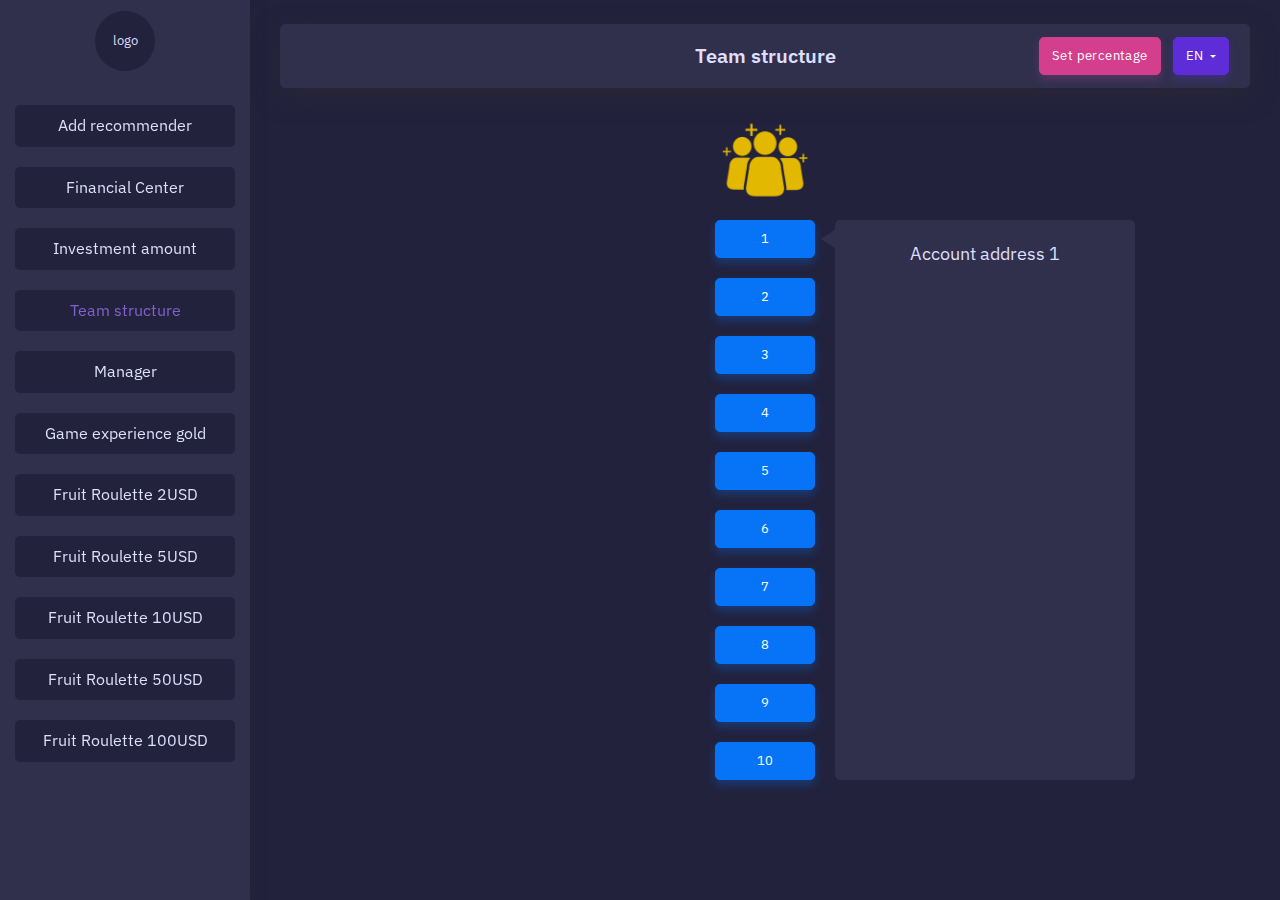
<file: Pages/team-structure.html>
<!doctype html>
<html lang="en" dir="ltr">
<head>

    <!-- META DATA -->
    <meta charset="UTF-8">
    <meta name='viewport' content='width=device-width, initial-scale=1.0, user-scalable=0'>
    <meta http-equiv="X-UA-Compatible" content="IE=edge">
    <meta name="description" content="Volgh –  Bootstrap 4 Responsive Application Admin panel Theme Ui Kit & Premium Dashboard Design Modern Flat HTML Template">
    <meta name="author" content="Spruko Technologies Private Limited">
    <meta name="keywords" content="analytics dashboard, bootstrap 4 web app admin template, bootstrap admin panel, bootstrap admin template, bootstrap dashboard, bootstrap panel, Application dashboard design, dashboard design template, dashboard jquery clean html, dashboard template theme, dashboard responsive ui, html admin backend template ui kit, html flat dashboard template, it admin dashboard ui, premium modern html template">

    <!-- FAVICON -->
    <link rel="shortcut icon" type="image/x-icon" href="../assets/images/brand/favicon.ico" />

    <!-- TITLE -->
    <title>Volgh –  Bootstrap 4 Responsive Application Admin panel Theme Ui Kit & Premium Dashboard Design Modern Flat HTML Template</title>

    <!-- BOOTSTRAP CSS -->
    <link href="../assets/plugins/bootstrap/css/bootstrap.min.css" rel="stylesheet" />

    <!-- STYLE CSS -->
    <link href="../assets/css/style.css" rel="stylesheet"/>
    <link href="../assets/css/skin-modes.css" rel="stylesheet"/>
    <link href="../assets/css-dark/dark-style.css" rel="stylesheet"/>

    <!-- SIDE-MENU CSS -->
    <link href="../assets/plugins/sidemenu/sidemenu.css" rel="stylesheet">

    <!-- SINGLE-PAGE CSS -->
    <link href="../assets/plugins/single-page/css/main.css" rel="stylesheet" type="text/css">

    <!--C3 CHARTS CSS -->
    <link href="../assets/plugins/charts-c3/c3-chart.css" rel="stylesheet"/>

    <!-- TABS STYLES -->
    <link href="../assets/plugins/tabs/tabs.css" rel="stylesheet" />

    <!-- CUSTOM SCROLL BAR CSS-->
    <link href="../assets/plugins/scroll-bar/jquery.mCustomScrollbar.css" rel="stylesheet"/>

    <!--- FONT-ICONS CSS -->
    <link href="../assets/css/icons.css" rel="stylesheet"/>

    <!-- SIDEBAR CSS -->
    <link href="../assets/plugins/sidebar/sidebar.css" rel="stylesheet">

    <!-- COLOR SKIN CSS -->
    <link id="theme" rel="stylesheet" type="text/css" media="all" href="../assets/colors/color1.css" />

    <!-- CUSTOM -->
    <link href="../assets/css/custom.css" rel="stylesheet">
</head>

<body class="dark-mode app sidebar-mini">

<!-- GLOBAL-LOADER -->
<!--<div id="global-loader">
    <img src="../assets/images/loader.svg" class="loader-img" alt="Loader">
</div>-->
<!-- /GLOBAL-LOADER -->

<!-- PAGE -->
<div class="page">
    <div class="page-main">

        <!--APP-SIDEBAR-->
        <div class="app-sidebar__overlay" data-toggle="sidebar"></div>
        <aside class="app-sidebar">
            <div class="side-header justify-content-center">
                <a class="header-brand1" href="index.html">
                    logo
                </a><!-- LOGO -->
            </div>
            <ul class="side-menu">
                <li>
                    <a class="side-menu__item" href="start.html">
                        <span class="side-menu__label">Add recommender</span>
                    </a>
                </li>
                <li>
                    <a class="side-menu__item" href="index.html">
                        <span class="side-menu__label">Financial Center</span>
                    </a>
                </li>
                <li>
                    <a class="side-menu__item" href="investment.html">
                        <span class="side-menu__label">Investment amount</span>
                    </a>
                </li>
                <li>
                    <a class="side-menu__item" href="team-structure.html">
                        <span class="side-menu__label">Team structure</span>
                    </a>
                </li>
                <li>
                    <a class="side-menu__item" href="manager.html">
                        <span class="side-menu__label">Manager</span>
                    </a>
                </li>
                <li>
                    <a class="side-menu__item" href="experience.html">
                        <span class="side-menu__label">Game experience gold</span>
                    </a>
                </li>
                <li>
                    <a class="side-menu__item" href="roulette-2usd.html">
                        <span class="side-menu__label">Fruit Roulette 2USD</span>
                    </a>
                </li>
                <li>
                    <a class="side-menu__item" href="roulette-5usd.html">
                        <span class="side-menu__label">Fruit Roulette 5USD</span>
                    </a>
                </li>
                <li>
                    <a class="side-menu__item" href="roulette-10usd.html">
                        <span class="side-menu__label">Fruit Roulette 10USD</span>
                    </a>
                </li>
                <li>
                    <a class="side-menu__item" href="roulette-50usd.html">
                        <span class="side-menu__label">Fruit Roulette 50USD</span>
                    </a>
                </li>
                <li>
                    <a class="side-menu__item" href="roulette-100usd.html">
                        <span class="side-menu__label">Fruit Roulette 100USD</span>
                    </a>
                </li>
            </ul>
        </aside>
        <!--/APP-SIDEBAR-->

        <!-- Mobile Header -->
        <div class="mobile-header">
            <div class="container-fluid">
                <div class="d-flex align-items-center">
                    <a aria-label="Hide Sidebar" class="app-sidebar__toggle mt-0" data-toggle="sidebar" href="#"></a><!-- sidebar-toggle-->
                    <a class="header-brand d-flex align-items-center" href="index.html">
                        logo
                    </a>
                    <div class="d-flex align-items-center ml-auto">
                        <button type="button" class="btn btn-secondary mr-3">
                            Set %
                        </button>
                        <div class="language-menu">
                            <button type="button" class="btn btn-primary dropdown-toggle d-flex align-items-center" data-toggle="dropdown">
                                <span class="mr-2">EN</span><span class="caret"></span>
                            </button>
                            <ul class="dropdown-menu" role="menu">
                                <li><a href="#">CH</a></li>
                                <li><a href="#">DE</a></li>
                                <li><a href="#">RU</a></li>
                                <li><a href="#">IT</a></li>
                            </ul>
                        </div>
                    </div>
                </div>
            </div>
        </div>
        <!-- /Mobile Header -->

        <!--app-content open-->
        <div class="app-content">
            <div class="side-app">

                <!-- PAGE-HEADER -->
                <div class="page-header">
                    <h1 class="page-title">Team structure</h1>
                    <div class="page-header__controls d-none d-md-flex align-items-center">
                        <button type="button" class="btn btn-secondary mr-3">
                            Set percentage
                        </button>

                        <div class="language-menu">
                            <button type="button" class="btn btn-primary dropdown-toggle" data-toggle="dropdown">
                                EN <span class="caret"></span>
                            </button>
                            <ul class="dropdown-menu" role="menu">
                                <li><a href="#">CH</a></li>
                                <li><a href="#">DE</a></li>
                                <li><a href="#">RU</a></li>
                                <li><a href="#">IT</a></li>
                            </ul>
                        </div>
                    </div>
                </div>
                <!-- PAGE-HEADER END -->

                <div class="d-flex justify-content-center">
                    <div>
                        <div class="theme-icon mx-auto mb-3">
                            <img src="../assets/images/icons/icon-8.png" alt="img">
                        </div>
                        <div class="team-structure mb-5">
                            <div class="list-group team-structure__list" id="list-tab" role="tablist">
                                <a class="btn btn-info btn-block mb-3 active" data-toggle="list" href="#list-pane-1">1</a>
                                <a class="btn btn-info btn-block mb-3" data-toggle="list" href="#list-pane-2">2</a>
                                <a class="btn btn-info btn-block mb-3" data-toggle="list" href="#list-pane-3">3</a>
                                <a class="btn btn-info btn-block mb-3" data-toggle="list" href="#list-pane-4">4</a>
                                <a class="btn btn-info btn-block mb-3" data-toggle="list" href="#list-pane-5">5</a>
                                <a class="btn btn-info btn-block mb-3" data-toggle="list" href="#list-pane-6">6</a>
                                <a class="btn btn-info btn-block mb-3" data-toggle="list" href="#list-pane-7">7</a>
                                <a class="btn btn-info btn-block mb-3" data-toggle="list" href="#list-pane-8">8</a>
                                <a class="btn btn-info btn-block mb-3" data-toggle="list" href="#list-pane-9">9</a>
                                <a class="btn btn-info btn-block" data-toggle="list" href="#list-pane-10">10</a>
                            </div>
                            <div class="tab-content text-center">
                                <div class="tab-pane fade show active" id="list-pane-1">
                                    <div class="card card-body">
                                        <h4>Account address 1</h4>
                                    </div>
                                </div>
                                <div class="tab-pane fade" id="list-pane-2">
                                    <div class="card card-body">
                                        <h4>Account address 2</h4>
                                    </div>
                                </div>
                                <div class="tab-pane fade" id="list-pane-3">
                                    <div class="card card-body">
                                        <h4>Account address 3</h4>
                                    </div>
                                </div>
                                <div class="tab-pane fade" id="list-pane-4">
                                    <div class="card card-body">
                                        <h4>Account address 4</h4>
                                    </div>
                                </div>
                                <div class="tab-pane fade" id="list-pane-5">
                                    <div class="card card-body">
                                        <h4>Account address 5</h4>
                                    </div>
                                </div>
                                <div class="tab-pane fade" id="list-pane-6">
                                    <div class="card card-body">
                                        <h4>Account address 6</h4>
                                    </div>
                                </div>
                                <div class="tab-pane fade" id="list-pane-7">
                                    <div class="card card-body">
                                        <h4>Account address 7</h4>
                                    </div>
                                </div>
                                <div class="tab-pane fade" id="list-pane-8">
                                    <div class="card card-body">
                                        <h4>Account address 8</h4>
                                    </div>
                                </div>
                                <div class="tab-pane fade" id="list-pane-9">
                                    <div class="card card-body">
                                        <h4>Account address 9</h4>
                                    </div>
                                </div>
                                <div class="tab-pane fade" id="list-pane-10">
                                    <div class="card card-body">
                                        <h4>Account address 10</h4>
                                    </div>
                                </div>
                            </div>
                        </div>
                    </div>
                </div>

            </div>
            <!-- CONTAINER CLOSED -->
        </div>
    </div>


</div>

<!-- BACK-TO-TOP -->
<a href="#top" id="back-to-top"><i class="fa fa-angle-up"></i></a>

<!-- JQUERY JS -->
<script src="../assets/js/jquery-3.4.1.min.js"></script>

<!-- BOOTSTRAP JS -->
<script src="../assets/plugins/bootstrap/js/bootstrap.bundle.min.js"></script>
<script src="../assets/plugins/bootstrap/js/popper.min.js"></script>

<!-- SPARKLINE JS-->
<!--		<script src="../assets/js/jquery.sparkline.min.js"></script>-->

<!-- CHART-CIRCLE JS-->
<!--		<script src="../assets/js/circle-progress.min.js"></script>-->

<!-- RATING STAR JS-->
<!--		<script src="../assets/plugins/rating/jquery.rating-stars.js"></script>-->

<!-- INPUT MASK JS-->
<script src="../assets/plugins/input-mask/jquery.mask.min.js"></script>

<!-- SIDE-MENU JS -->
<script src="../assets/plugins/sidemenu/sidemenu.js"></script>

<!--- TABS JS -->
<script src="../assets/plugins/tabs/jquery.multipurpose_tabcontent.js"></script>
<script src="../assets/plugins/tabs/tab-content.js"></script>

<!-- CUSTOM SCROLL BAR JS-->
<script src="../assets/plugins/scroll-bar/jquery.mCustomScrollbar.concat.min.js"></script>

<!-- SIDEBAR JS -->
<!--		<script src="../assets/plugins/sidebar/sidebar.js"></script>-->

<!-- CUSTOM JS-->
<script src="../assets/js/custom.js"></script>

</body>
</html>
</file>
